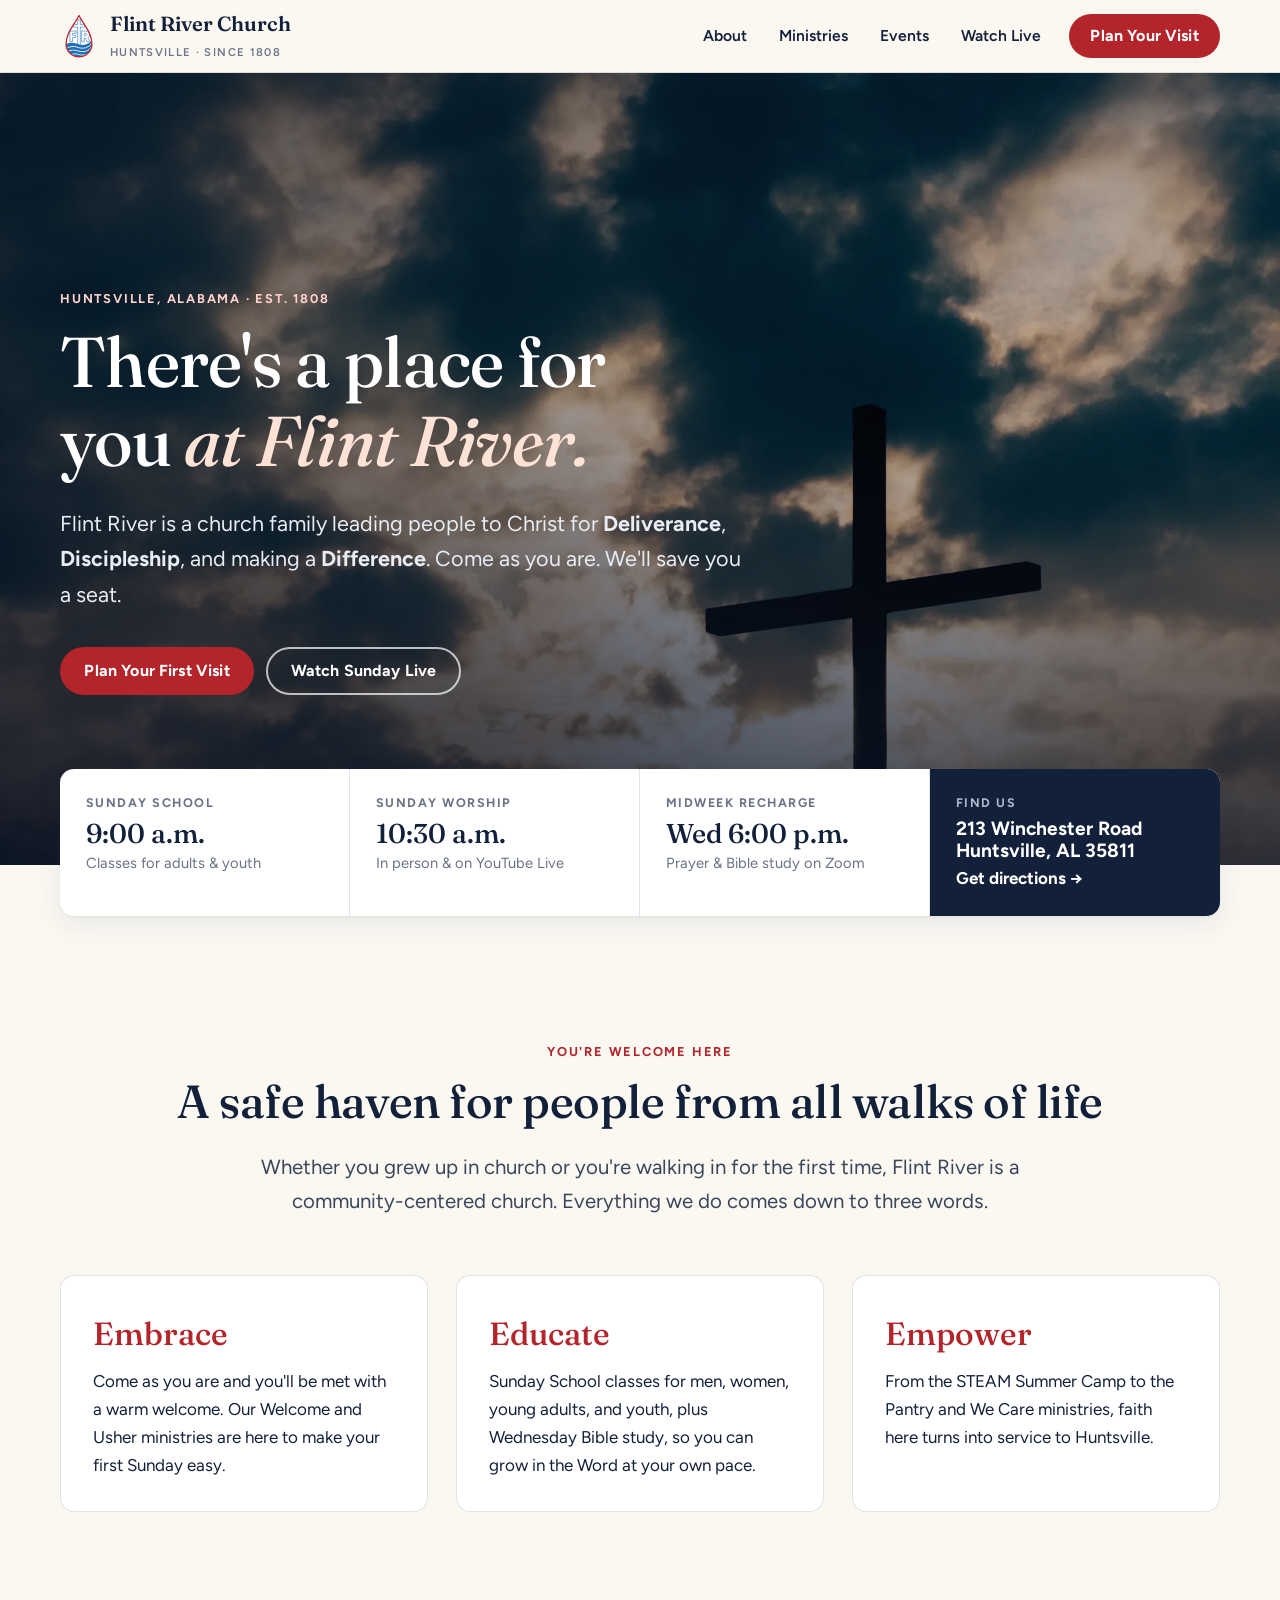
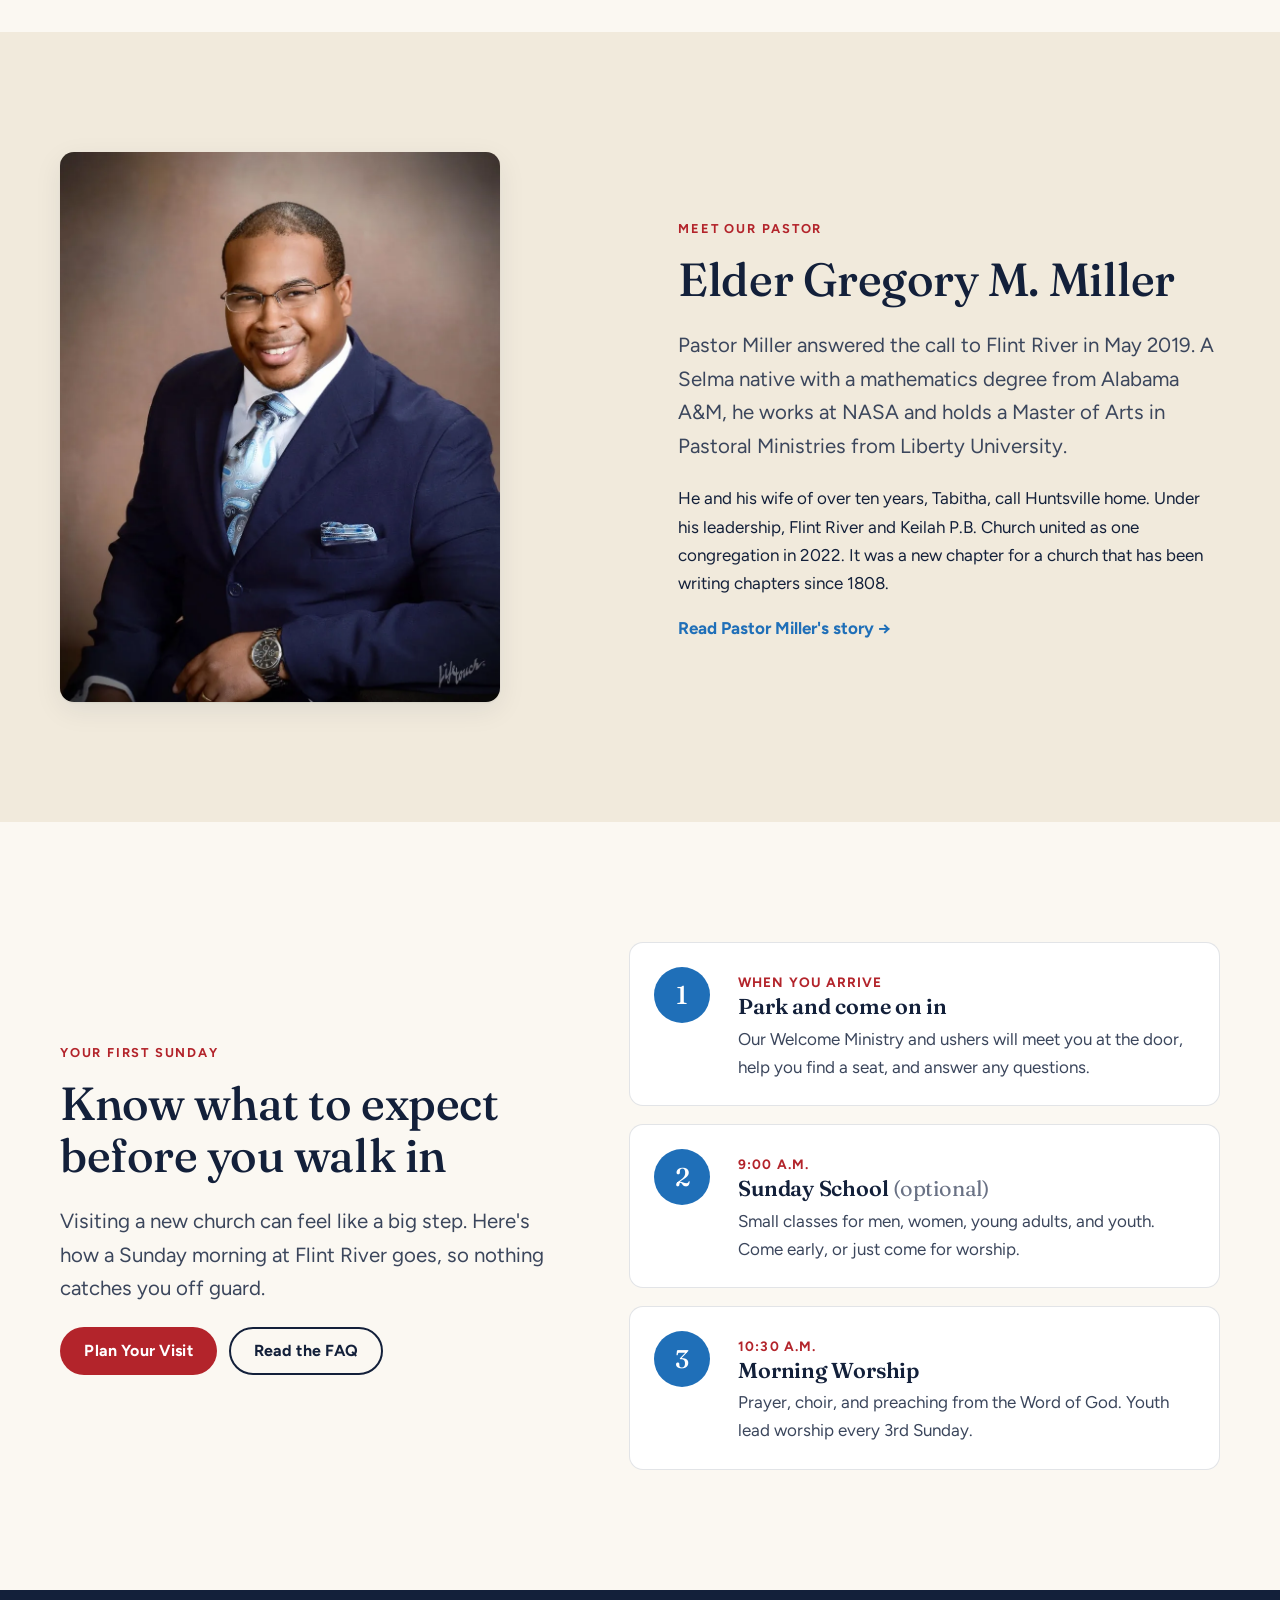
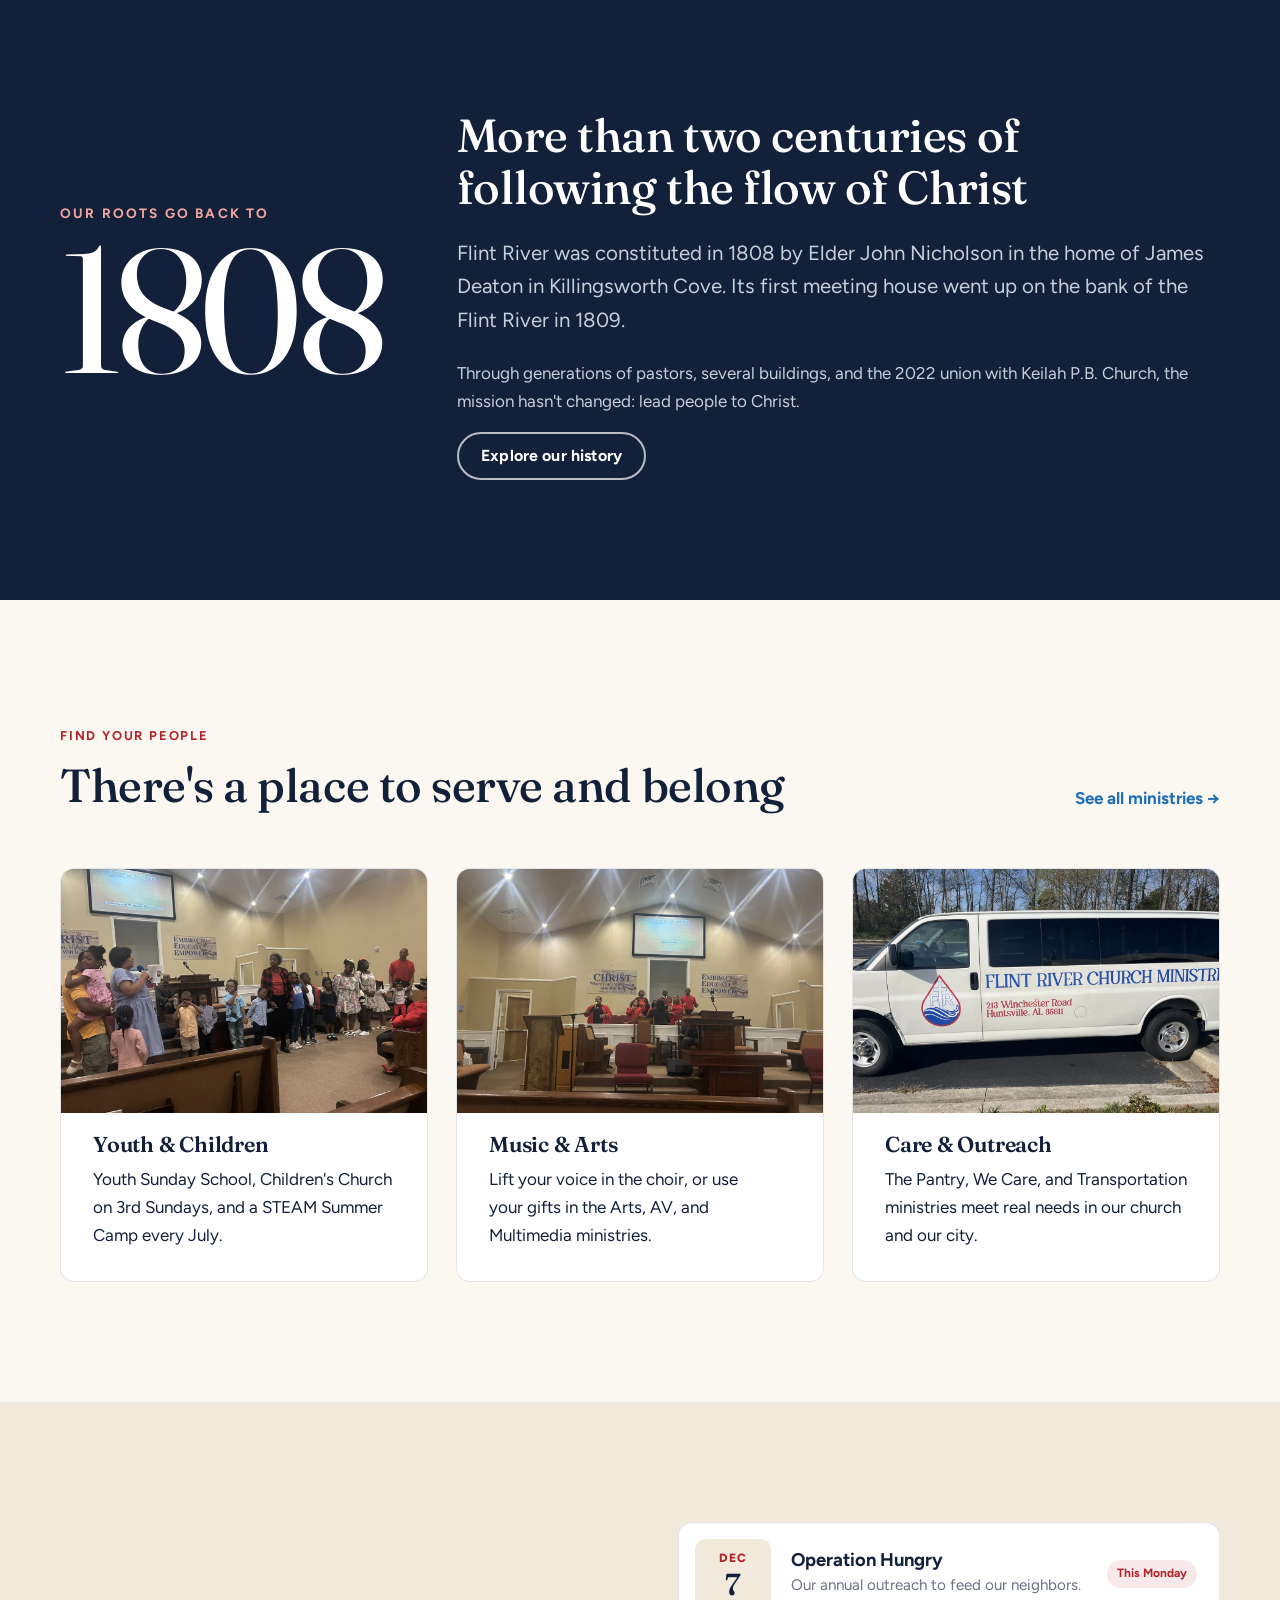
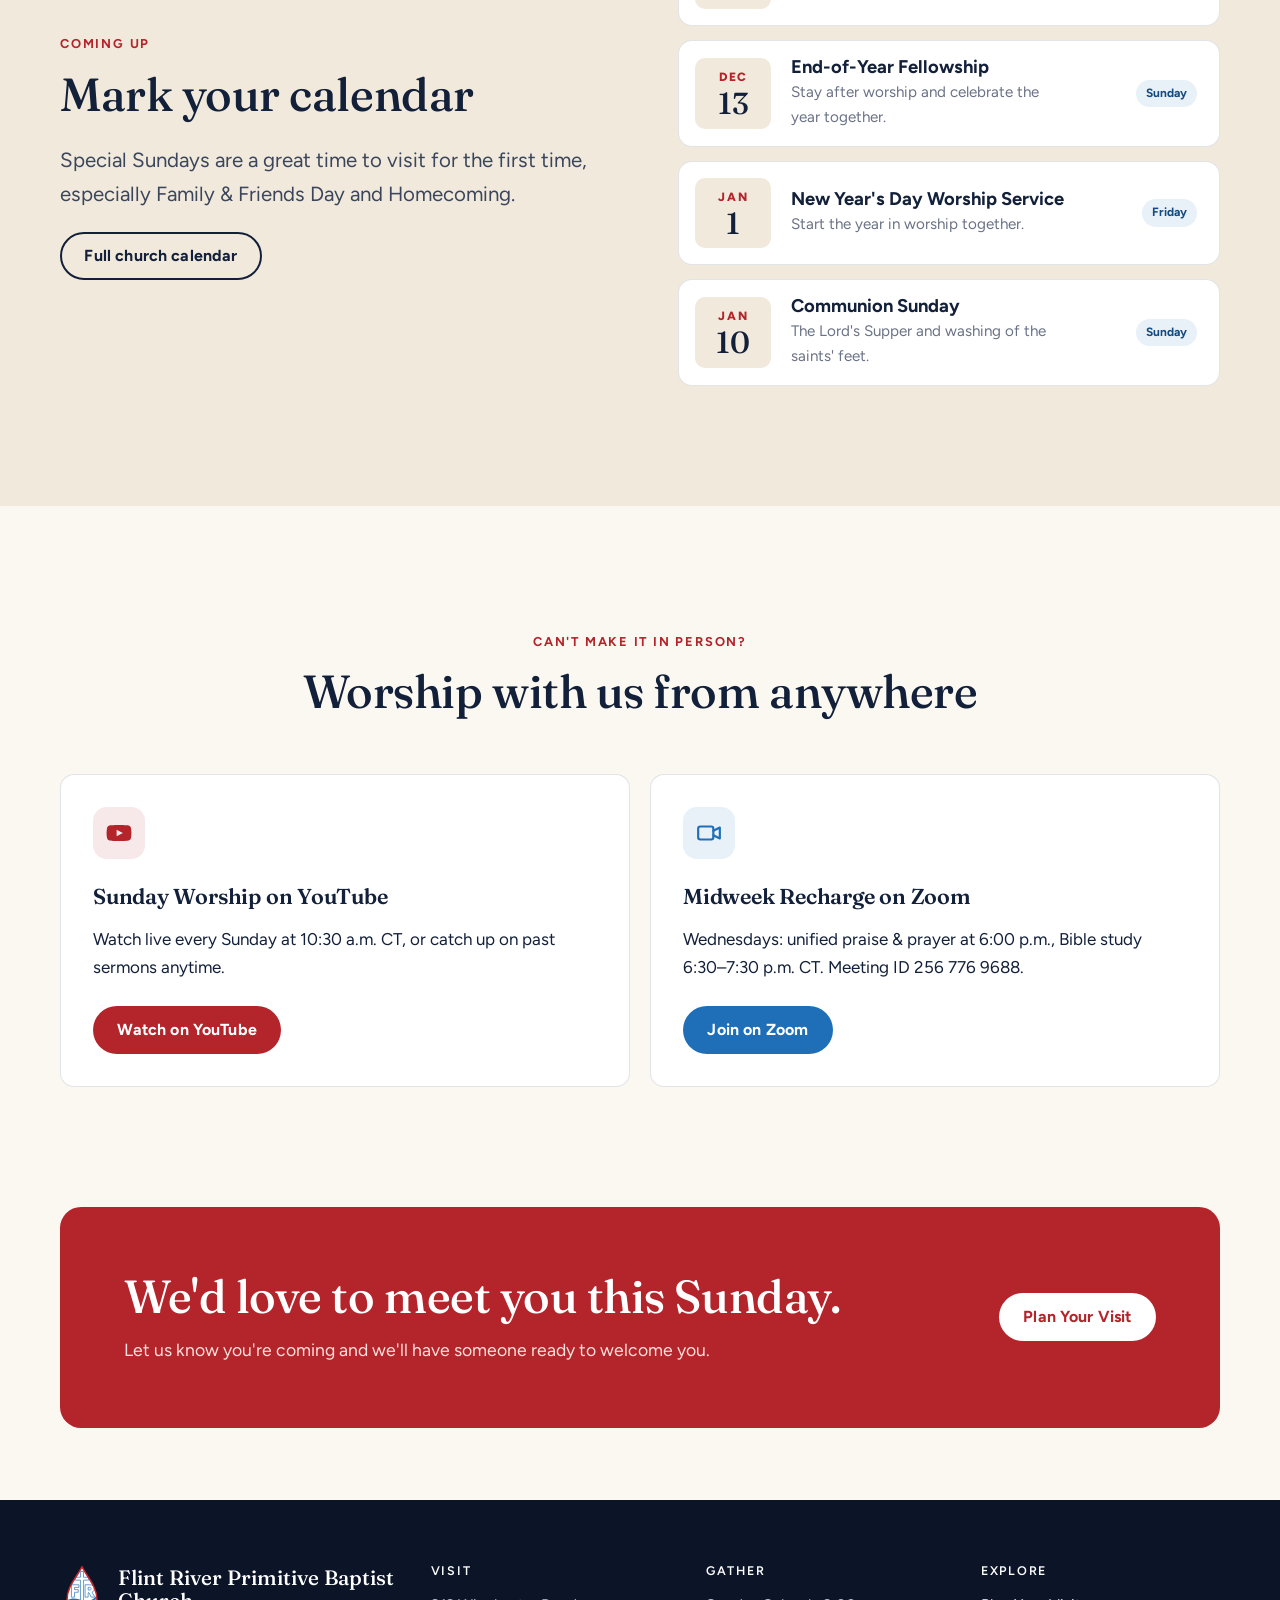
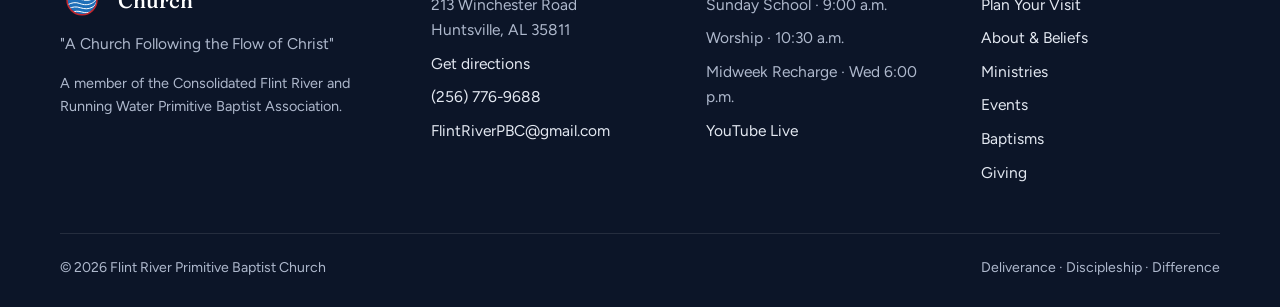
<file: index.html>
<!doctype html>
<html lang="en">
<head>
  <meta charset="utf-8">
  <meta name="viewport" content="width=device-width, initial-scale=1">
  <title>Flint River Church | Primitive Baptist Church in Huntsville, AL</title>
  <meta name="description" content="Flint River Primitive Baptist Church in Huntsville, Alabama — worshiping since 1808. Sunday School 9:00 a.m., Worship 10:30 a.m. at 213 Winchester Road. Plan your first visit.">
  <link rel="canonical" href="https://theflintriver.org/">
  <meta property="og:type" content="website">
  <meta property="og:site_name" content="Flint River Church">
  <meta property="og:title" content="Flint River Church | Primitive Baptist Church in Huntsville, AL">
  <meta property="og:description" content="Flint River Primitive Baptist Church in Huntsville, Alabama — worshiping since 1808. Sunday School 9:00 a.m., Worship 10:30 a.m. at 213 Winchester Road. Plan your first visit.">
  <meta property="og:url" content="https://theflintriver.org/">
  <meta property="og:image" content="https://theflintriver.org/assets/img/og.jpg">
  <meta name="twitter:card" content="summary_large_image">
  <meta name="theme-color" content="#13203a">
  <link rel="icon" href="assets/img/logo-mark.svg" type="image/svg+xml">
  <link rel="apple-touch-icon" href="assets/img/apple-touch-icon.png">
  <link rel="preconnect" href="https://fonts.googleapis.com">
  <link rel="preconnect" href="https://fonts.gstatic.com" crossorigin>
  <link href="https://fonts.googleapis.com/css2?family=Figtree:wght@400;500;600;700;800&family=Fraunces:ital,opsz,wght@0,9..144,400;0,9..144,500;0,9..144,600;1,9..144,400&display=swap" rel="stylesheet">
  <link rel="preload" as="image" href="assets/img/hero-cross.webp" type="image/webp">
  <link rel="stylesheet" href="css/style.css">
  <script type="application/ld+json">
  {
    "@context": "https://schema.org",
    "@type": "Church",
    "name": "Flint River Primitive Baptist Church",
    "alternateName": "Flint River Church",
    "url": "https://theflintriver.org/",
    "logo": "https://theflintriver.org/assets/img/logo-mark.svg",
    "image": "https://theflintriver.org/assets/img/og.jpg",
    "telephone": "+1-256-776-9688",
    "email": "FlintRiverPBC@gmail.com",
    "foundingDate": "1808",
    "address": {
      "@type": "PostalAddress",
      "streetAddress": "213 Winchester Road",
      "addressLocality": "Huntsville",
      "addressRegion": "AL",
      "postalCode": "35811",
      "addressCountry": "US"
    },
    "openingHoursSpecification": [
      { "@type": "OpeningHoursSpecification", "dayOfWeek": "Sunday", "opens": "09:00", "closes": "12:30" },
      { "@type": "OpeningHoursSpecification", "dayOfWeek": "Wednesday", "opens": "18:00", "closes": "19:30" }
    ],
    "sameAs": ["https://www.youtube.com/@flintriver"]
  }
  </script>
</head>
<body>
  <script>document.documentElement.className+=" js"</script>
  <a class="skip" href="#main">Skip to content</a>

  <header class="site-header">
    <div class="wrap header-inner">
      <a class="brand" href="index.html" aria-label="Flint River Church home">
        <img src="assets/img/logo-mark.svg" alt="" width="38" height="46">
        <span><span class="brand-name">Flint River Church</span><span class="brand-sub">Huntsville · Since 1808</span></span>
      </a>
      <button class="nav-toggle" aria-label="Menu" aria-expanded="false" aria-controls="nav"><span></span></button>
      <nav class="nav" id="nav" aria-label="Main">
        <a href="about.html">About</a>
        <a href="ministries.html">Ministries</a>
        <a href="events.html">Events</a>
        <a href="https://www.youtube.com/@flintriver/live" target="_blank" rel="noopener">Watch Live</a>
        <a class="btn btn--primary" href="visit.html">Plan Your Visit</a>
      </nav>
    </div>
  </header>

  

<main id="main">
    <section class="hero">
      <div class="hero-media">
        <picture>
          <source srcset="assets/img/hero-cross.webp" type="image/webp">
          <img src="assets/img/hero-cross.jpg" alt="" width="2000" height="1502" fetchpriority="high">
        </picture>
      </div>
      <div class="wrap">
        <span class="eyebrow">Huntsville, Alabama · Est. 1808</span>
        <h1>There's a place for you <em>at Flint River.</em></h1>
        <p>Flint River is a church family leading people to Christ for <strong>Deliverance</strong>, <strong>Discipleship</strong>, and making a <strong>Difference</strong>. Come as you are. We'll save you a seat.</p>
        <div class="btn-row">
          <a class="btn btn--primary" href="visit.html">Plan Your First Visit</a>
          <a class="btn btn--light" href="https://www.youtube.com/@flintriver/live" target="_blank" rel="noopener">Watch Sunday Live</a>
        </div>
      </div>
    </section>

    <section class="times" aria-label="Service times and location">
      <div class="wrap">
        <div class="times-card">
          <div class="times-item">
            <div class="times-label">Sunday School</div>
            <div class="times-value">9:00 a.m.</div>
            <div class="times-note">Classes for adults &amp; youth</div>
          </div>
          <div class="times-item">
            <div class="times-label">Sunday Worship</div>
            <div class="times-value">10:30 a.m.</div>
            <div class="times-note">In person &amp; on YouTube Live</div>
          </div>
          <div class="times-item">
            <div class="times-label">Midweek Recharge</div>
            <div class="times-value">Wed 6:00 p.m.</div>
            <div class="times-note">Prayer &amp; Bible study on Zoom</div>
          </div>
          <div class="times-item">
            <div class="times-label">Find Us</div>
            <div class="times-value">213 Winchester Road<br>Huntsville, AL 35811</div>
            <a class="link-arrow" href="https://maps.google.com/?q=213+Winchester+Road+Huntsville+AL+35811" target="_blank" rel="noopener">Get directions</a>
          </div>
        </div>
      </div>
    </section>

    <section class="section">
      <div class="wrap">
        <div class="section-head center reveal">
          <span class="eyebrow">You're welcome here</span>
          <h2>A safe haven for people from all walks of life</h2>
          <p class="lede">Whether you grew up in church or you're walking in for the first time, Flint River is a community-centered church. Everything we do comes down to three words.</p>
        </div>
        <div class="grid grid-3 pillars">
          <div class="card reveal">
            <div class="pillar-word">Embrace</div>
            <p>Come as you are and you'll be met with a warm welcome. Our Welcome and Usher ministries are here to make your first Sunday easy.</p>
          </div>
          <div class="card reveal">
            <div class="pillar-word">Educate</div>
            <p>Sunday School classes for men, women, young adults, and youth, plus Wednesday Bible study, so you can grow in the Word at your own pace.</p>
          </div>
          <div class="card reveal">
            <div class="pillar-word">Empower</div>
            <p>From the STEAM Summer Camp to the Pantry and We Care ministries, faith here turns into service to Huntsville.</p>
          </div>
        </div>
      </div>
    </section>

    <section class="section section--sand">
      <div class="wrap split">
        <div class="reveal">
          <div class="photo photo--portrait">
            <picture>
              <source srcset="assets/img/pastor-miller.webp" type="image/webp">
              <img src="assets/img/pastor-miller.jpg" alt="Pastor Gregory M. Miller" width="900" height="1125" loading="lazy">
            </picture>
          </div>
        </div>
        <div class="reveal">
          <span class="eyebrow">Meet our pastor</span>
          <h2>Elder Gregory M. Miller</h2>
          <p class="lede">Pastor Miller answered the call to Flint River in May 2019. A Selma native with a mathematics degree from Alabama A&amp;M, he works at NASA and holds a Master of Arts in Pastoral Ministries from Liberty University.</p>
          <p>He and his wife of over ten years, Tabitha, call Huntsville home. Under his leadership, Flint River and Keilah P.B. Church united as one congregation in 2022. It was a new chapter for a church that has been writing chapters since 1808.</p>
          <a class="link-arrow" href="about.html#pastor">Read Pastor Miller's story</a>
        </div>
      </div>
    </section>

    <section class="section">
      <div class="wrap split split--wide-text">
        <div class="reveal">
          <span class="eyebrow">Your first Sunday</span>
          <h2>Know what to expect before you walk in</h2>
          <p class="lede">Visiting a new church can feel like a big step. Here's how a Sunday morning at Flint River goes, so nothing catches you off guard.</p>
          <div class="btn-row">
            <a class="btn btn--primary" href="visit.html">Plan Your Visit</a>
            <a class="btn btn--ghost" href="visit.html#faq">Read the FAQ</a>
          </div>
        </div>
        <div class="steps reveal">
          <div class="step">
            <div><span class="step-time">When you arrive</span><h3>Park and come on in</h3><p>Our Welcome Ministry and ushers will meet you at the door, help you find a seat, and answer any questions.</p></div>
          </div>
          <div class="step">
            <div><span class="step-time">9:00 a.m.</span><h3>Sunday School <span style="font-weight:400;color:var(--muted)">(optional)</span></h3><p>Small classes for men, women, young adults, and youth. Come early, or just come for worship.</p></div>
          </div>
          <div class="step">
            <div><span class="step-time">10:30 a.m.</span><h3>Morning Worship</h3><p>Prayer, choir, and preaching from the Word of God. Youth lead worship every 3rd Sunday.</p></div>
          </div>
        </div>
      </div>
    </section>

    <section class="section section--ink">
      <div class="wrap since">
        <div class="since-year reveal"><small>Our roots go back to</small>1808</div>
        <div class="reveal">
          <h2>More than two centuries of following the flow of Christ</h2>
          <p class="lede">Flint River was constituted in 1808 by Elder John Nicholson in the home of James Deaton in Killingsworth Cove. Its first meeting house went up on the bank of the Flint River in 1809.</p>
          <p style="color:#c7cfdd">Through generations of pastors, several buildings, and the 2022 union with Keilah P.B. Church, the mission hasn't changed: lead people to Christ.</p>
          <a class="btn btn--light" href="about.html#history">Explore our history</a>
        </div>
      </div>
    </section>

    <section class="section">
      <div class="wrap">
        <div class="section-head reveal" style="display:flex;flex-wrap:wrap;justify-content:space-between;align-items:end;gap:20px">
          <div>
            <span class="eyebrow">Find your people</span>
            <h2 style="margin:0">There's a place to serve and belong</h2>
          </div>
          <a class="link-arrow" href="ministries.html">See all ministries</a>
        </div>
        <div class="grid grid-3">
          <a class="card card--photo reveal" href="ministries.html#youth" style="text-decoration:none;color:inherit">
            <div class="card-photo"><picture><source srcset="assets/img/children-worship.webp" type="image/webp"><img src="assets/img/children-worship.jpg" alt="Children standing at the front of the sanctuary during worship" width="1200" height="900" loading="lazy"></picture></div>
            <h3>Youth &amp; Children</h3>
            <p>Youth Sunday School, Children's Church on 3rd Sundays, and a STEAM Summer Camp every July.</p>
          </a>
          <a class="card card--photo reveal" href="ministries.html#worship" style="text-decoration:none;color:inherit">
            <div class="card-photo"><picture><source srcset="assets/img/choir-worship.webp" type="image/webp"><img src="assets/img/choir-worship.jpg" alt="The choir, dressed in red, singing at the front of the sanctuary" width="1200" height="900" loading="lazy"></picture></div>
            <h3>Music &amp; Arts</h3>
            <p>Lift your voice in the choir, or use your gifts in the Arts, AV, and Multimedia ministries.</p>
          </a>
          <a class="card card--photo reveal" href="ministries.html#care" style="text-decoration:none;color:inherit">
            <div class="card-photo"><picture><source srcset="assets/img/church-van.webp" type="image/webp"><img src="assets/img/church-van.jpg" alt="White Flint River Church Ministries van with the church logo and address" width="1200" height="900" loading="lazy"></picture></div>
            <h3>Care &amp; Outreach</h3>
            <p>The Pantry, We Care, and Transportation ministries meet real needs in our church and our city.</p>
          </a>
        </div>
      </div>
    </section>

    <section class="section section--sand">
      <div class="wrap split">
        <div class="reveal">
          <span class="eyebrow">Coming up</span>
          <h2>Mark your calendar</h2>
          <p class="lede">Special Sundays are a great time to visit for the first time, especially Family &amp; Friends Day and Homecoming.</p>
          <a class="btn btn--ghost" href="events.html">Full church calendar</a>
        </div>
        <div class="events reveal" data-events="4">
          <noscript><p>See our <a href="events.html">events page</a> for the church calendar.</p></noscript>
        </div>
      </div>
    </section>

    <section class="section">
      <div class="wrap">
        <div class="section-head center reveal">
          <span class="eyebrow">Can't make it in person?</span>
          <h2>Worship with us from anywhere</h2>
        </div>
        <div class="online reveal">
          <div class="card">
            <div class="icon icon--crimson"><svg viewBox="0 0 24 24" fill="currentColor"><path d="M23 7.2a3 3 0 0 0-2.1-2.1C19 4.6 12 4.6 12 4.6s-7 0-8.9.5A3 3 0 0 0 1 7.2 31 31 0 0 0 .5 12a31 31 0 0 0 .5 4.8 3 3 0 0 0 2.1 2.1c1.9.5 8.9.5 8.9.5s7 0 8.9-.5a3 3 0 0 0 2.1-2.1 31 31 0 0 0 .5-4.8 31 31 0 0 0-.5-4.8zM9.8 15.1V8.9l5.8 3.1-5.8 3.1z"/></svg></div>
            <h3>Sunday Worship on YouTube</h3>
            <p>Watch live every Sunday at 10:30 a.m. CT, or catch up on past sermons anytime.</p>
            <a class="btn btn--primary" href="https://www.youtube.com/@flintriver/live" target="_blank" rel="noopener">Watch on YouTube</a>
          </div>
          <div class="card">
            <div class="icon"><svg viewBox="0 0 24 24" fill="none" stroke="currentColor" stroke-width="2" stroke-linecap="round" stroke-linejoin="round"><rect x="2" y="6" width="14" height="12" rx="2"/><path d="m16 10 6-3v10l-6-3"/></svg></div>
            <h3>Midweek Recharge on Zoom</h3>
            <p>Wednesdays: unified praise &amp; prayer at 6:00 p.m., Bible study 6:30–7:30 p.m. CT. Meeting ID 256 776 9688.</p>
            <a class="btn btn--river" href="https://us02web.zoom.us/j/2567769688" target="_blank" rel="noopener">Join on Zoom</a>
          </div>
        </div>
      </div>
    </section>

    <section class="section--tight" style="padding-top:0">
      <div class="wrap">
        <div class="cta-band reveal">
          <div>
            <h2>We'd love to meet you this Sunday.</h2>
            <p>Let us know you're coming and we'll have someone ready to welcome you.</p>
          </div>
          <a class="btn" href="visit.html#plan">Plan Your Visit</a>
        </div>
      </div>
    </section>
  </main>

  <footer class="site-footer">
    <div class="wrap">
      <div class="footer-grid">
        <div>
          <div class="footer-brand"><img src="assets/img/logo-mark.svg" alt="" width="44" height="53"><strong>Flint River Primitive Baptist Church</strong></div>
          <p>"A Church Following the Flow of Christ"</p>
          <p style="font-size:.9rem">A member of the Consolidated Flint River and Running Water Primitive Baptist Association.</p>
        </div>
        <div>
          <h4>Visit</h4>
          <ul>
            <li>213 Winchester Road<br>Huntsville, AL 35811</li>
            <li><a href="https://maps.google.com/?q=213+Winchester+Road+Huntsville+AL+35811" target="_blank" rel="noopener">Get directions</a></li>
            <li><a href="tel:+12567769688">(256) 776-9688</a></li>
            <li><a href="mailto:FlintRiverPBC@gmail.com">FlintRiverPBC@gmail.com</a></li>
          </ul>
        </div>
        <div>
          <h4>Gather</h4>
          <ul>
            <li>Sunday School · 9:00 a.m.</li>
            <li>Worship · 10:30 a.m.</li>
            <li>Midweek Recharge · Wed 6:00 p.m.</li>
            <li><a href="https://www.youtube.com/@flintriver/live" target="_blank" rel="noopener">YouTube Live</a></li>
          </ul>
        </div>
        <div>
          <h4>Explore</h4>
          <ul>
            <li><a href="visit.html">Plan Your Visit</a></li>
            <li><a href="about.html">About &amp; Beliefs</a></li>
            <li><a href="ministries.html">Ministries</a></li>
            <li><a href="events.html">Events</a></li>
            <li><a href="baptisms.html">Baptisms</a></li>
            <li><a href="visit.html#give">Giving</a></li>
          </ul>
        </div>
      </div>
      <div class="footer-bottom">
        <span>© <span data-year>2026</span> Flint River Primitive Baptist Church</span>
        <span>Deliverance · Discipleship · Difference</span>
      </div>
    </div>
  </footer>

  <div class="mobile-cta">
    <a class="btn btn--ghost" href="https://maps.google.com/?q=213+Winchester+Road+Huntsville+AL+35811" target="_blank" rel="noopener">Directions</a>
    <a class="btn btn--primary" href="visit.html">Plan a Visit</a>
  </div>

  <script src="js/main.js" defer></script>
</body>
</html>
</file>
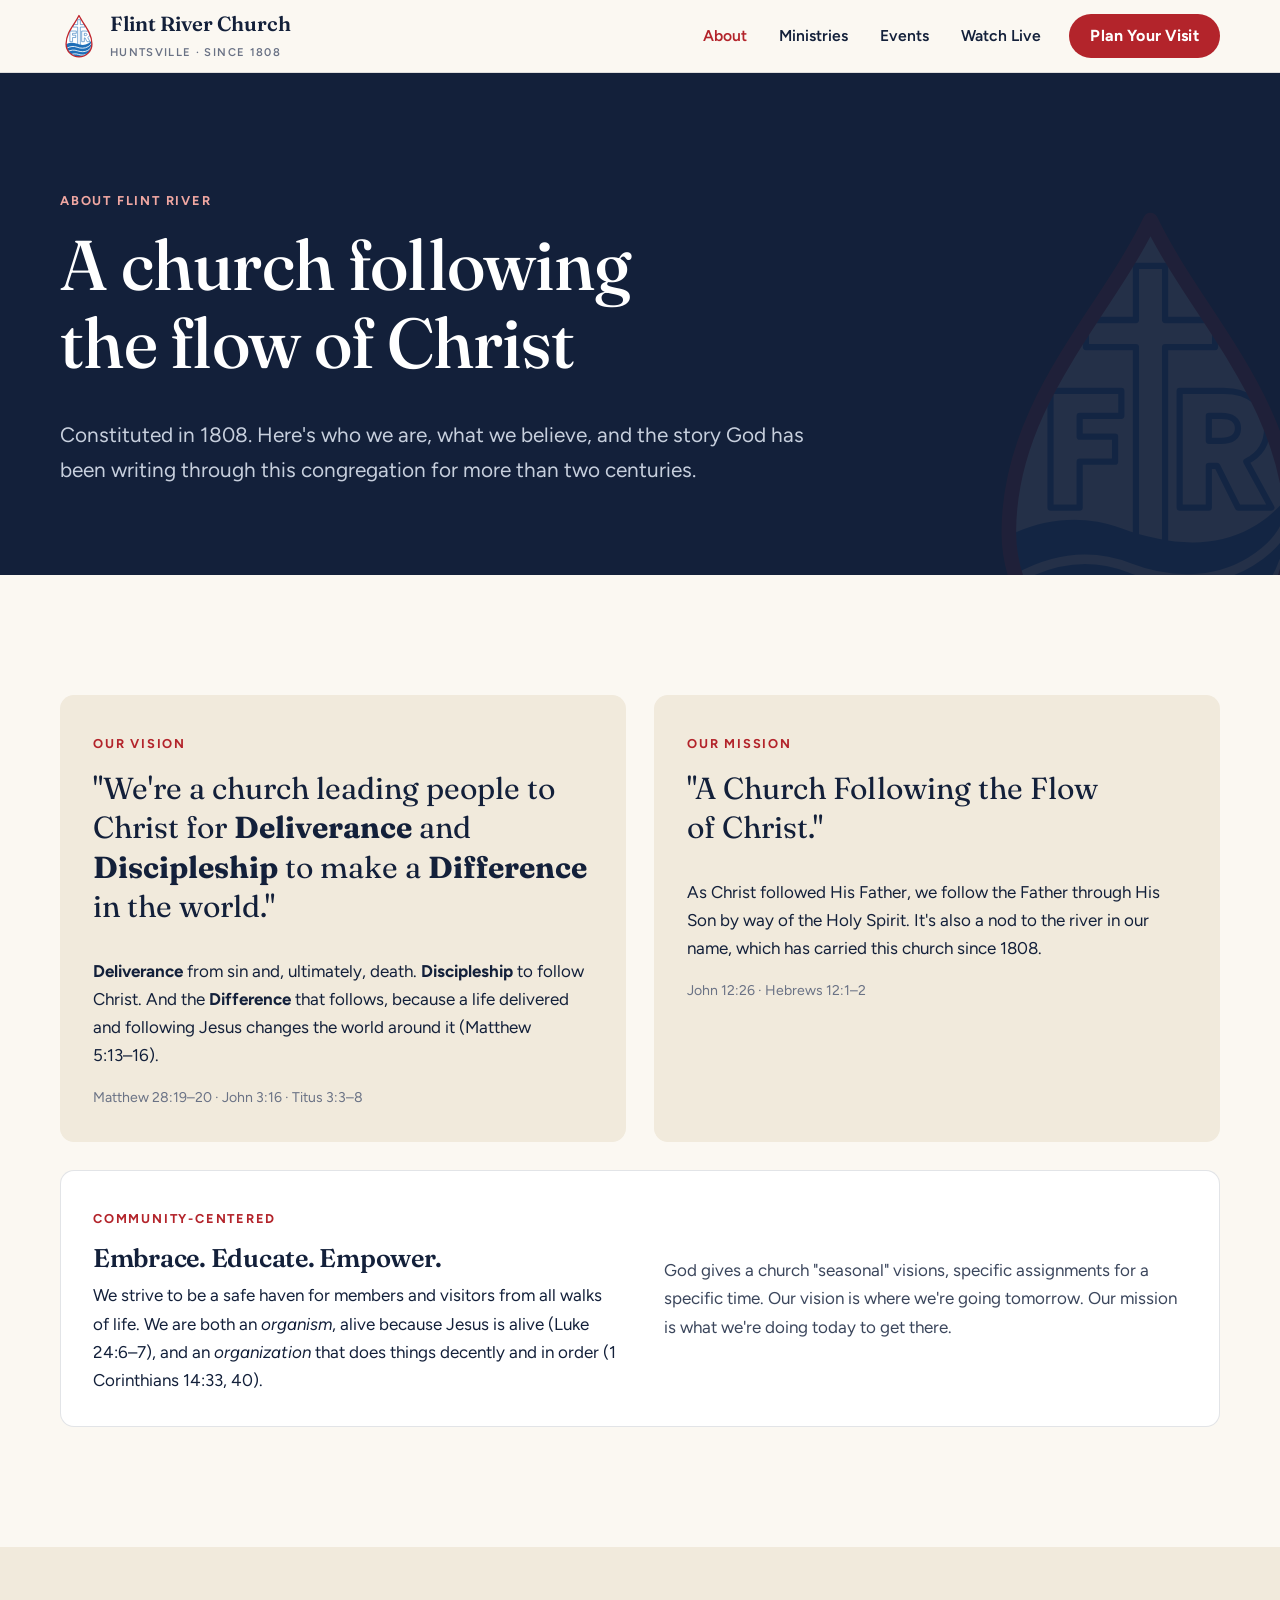
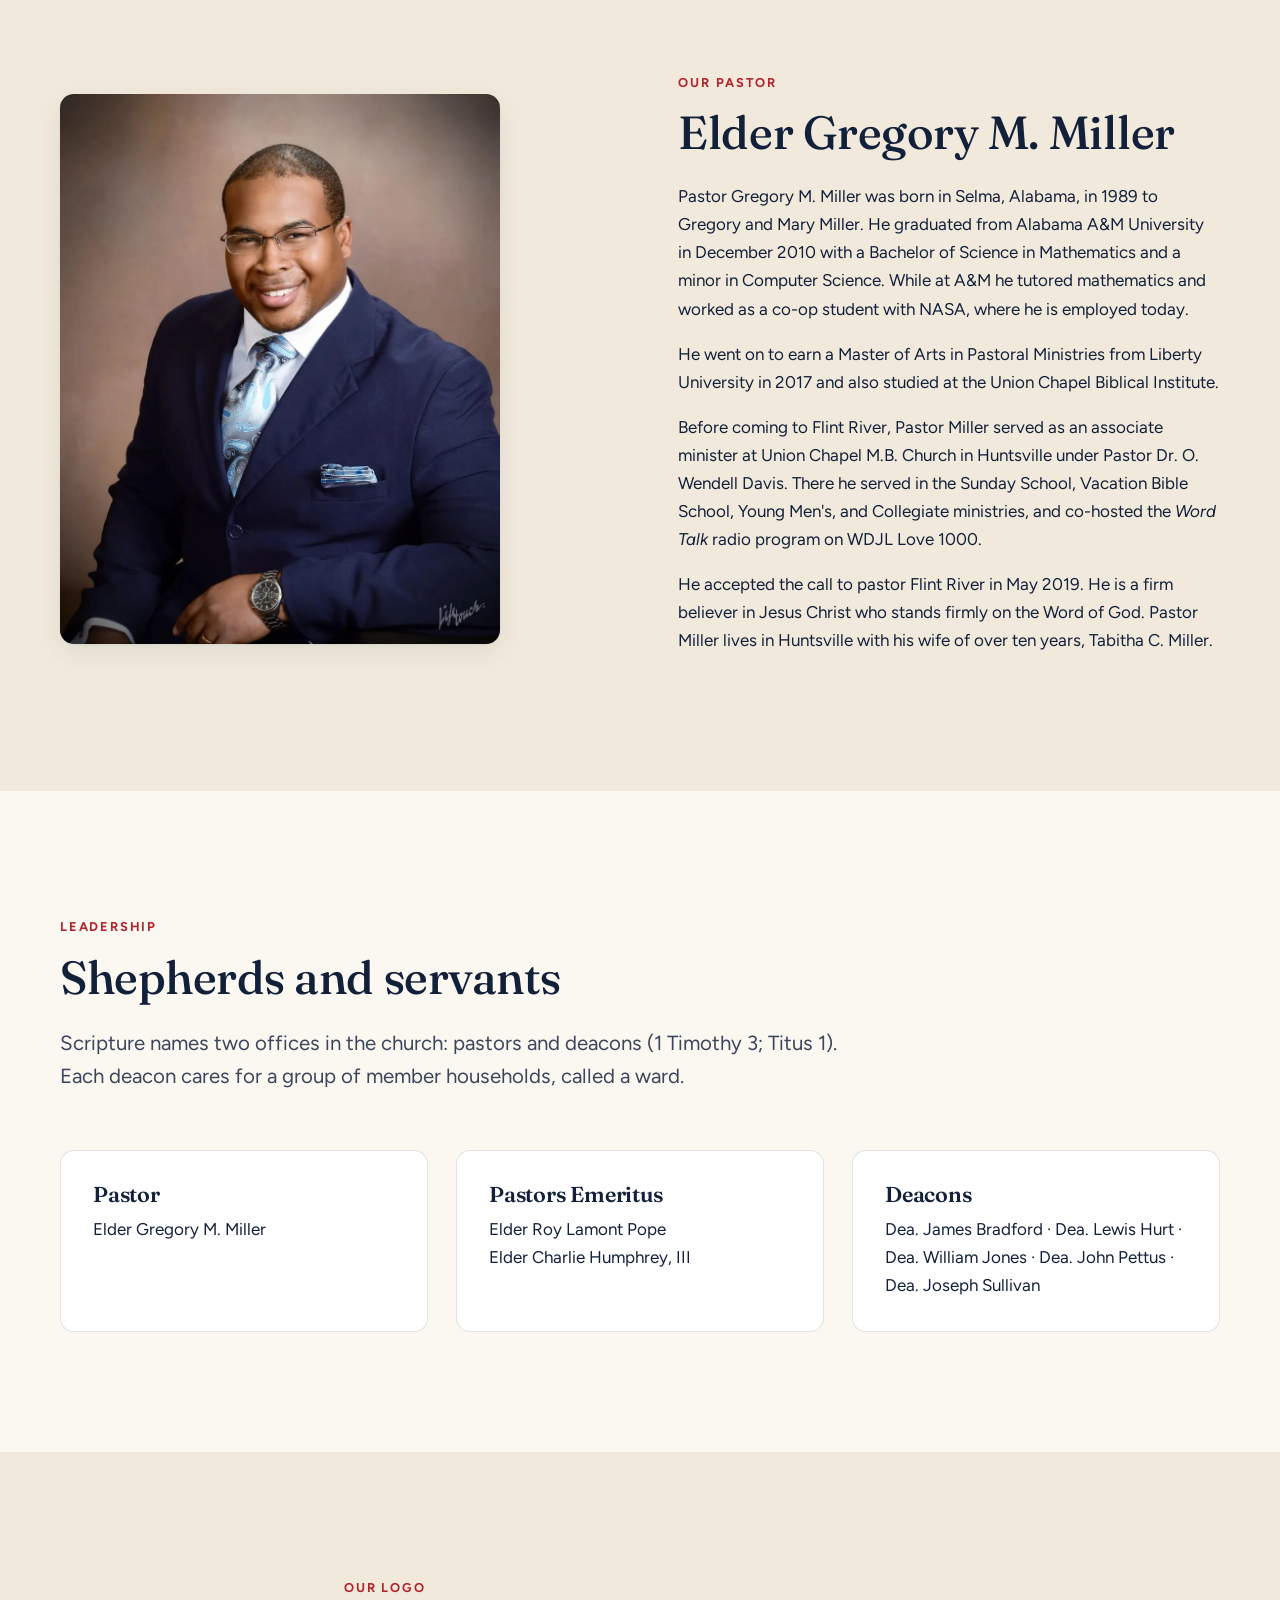
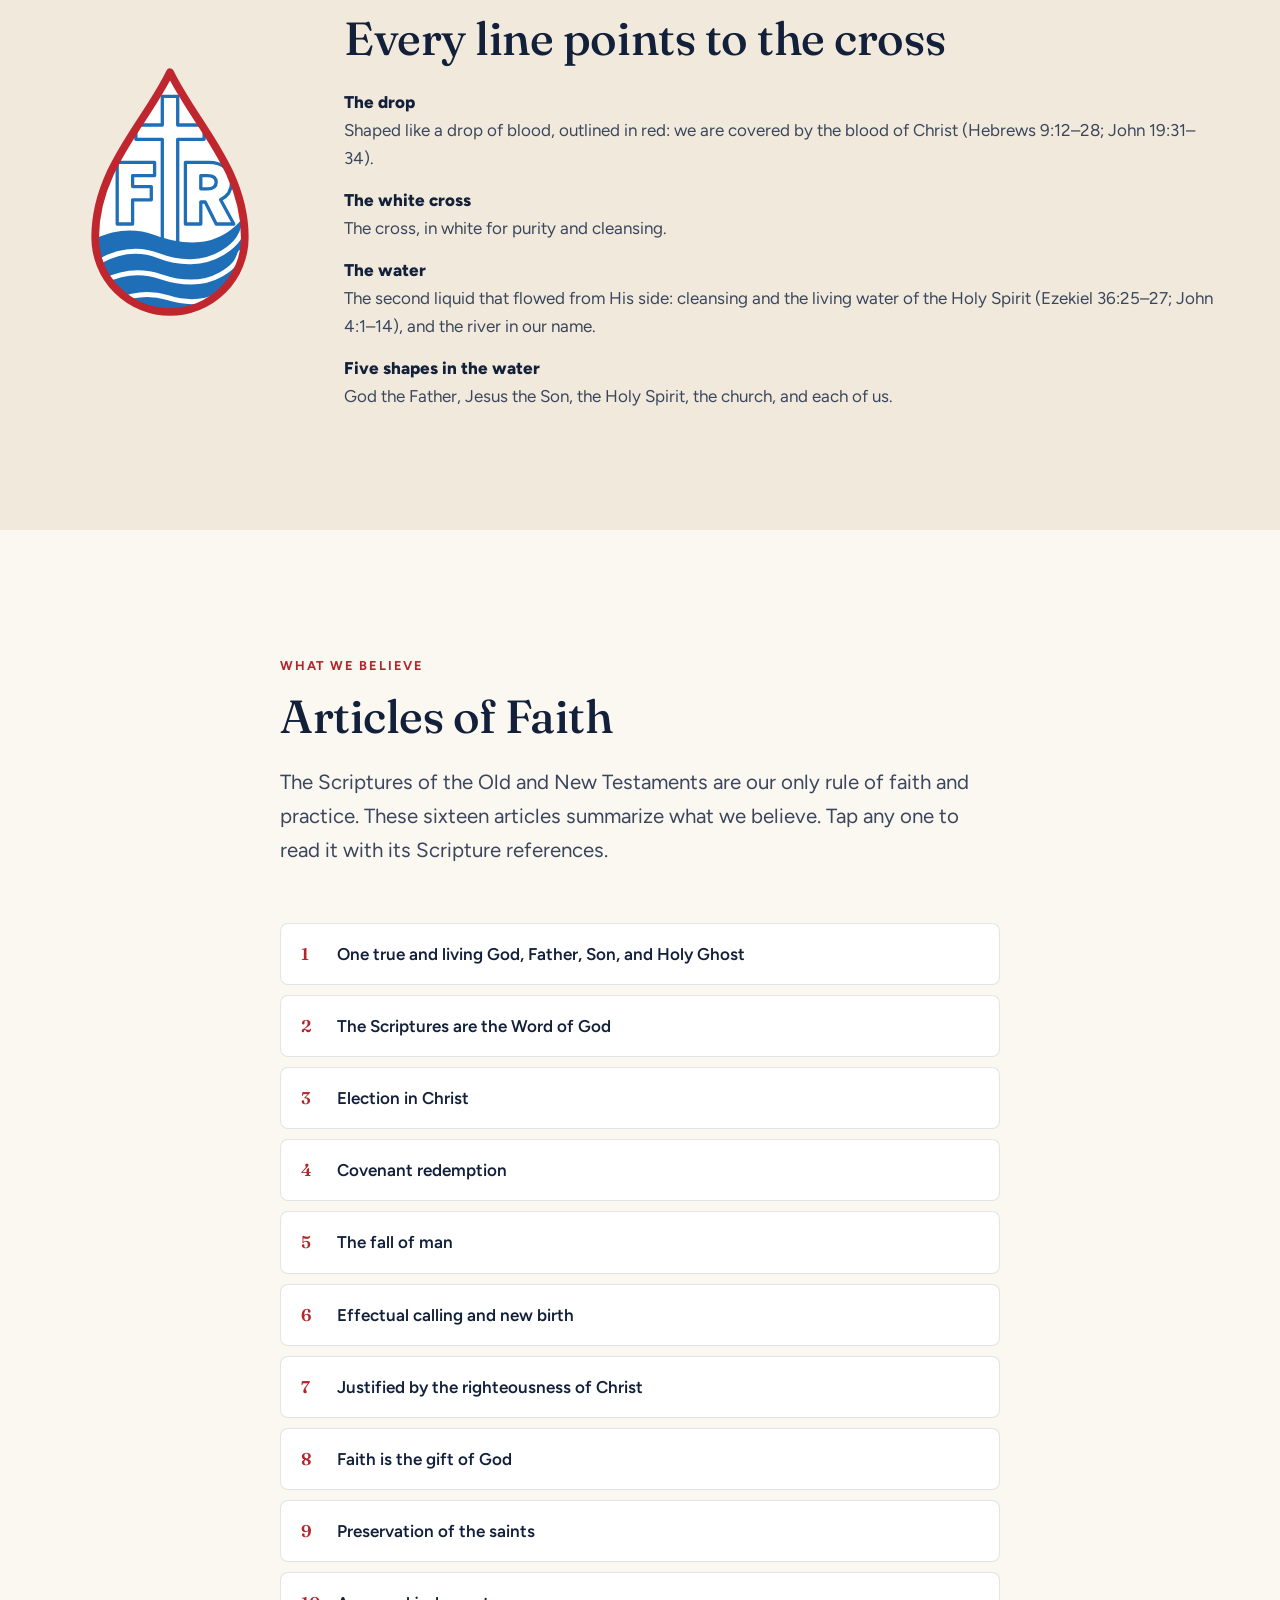
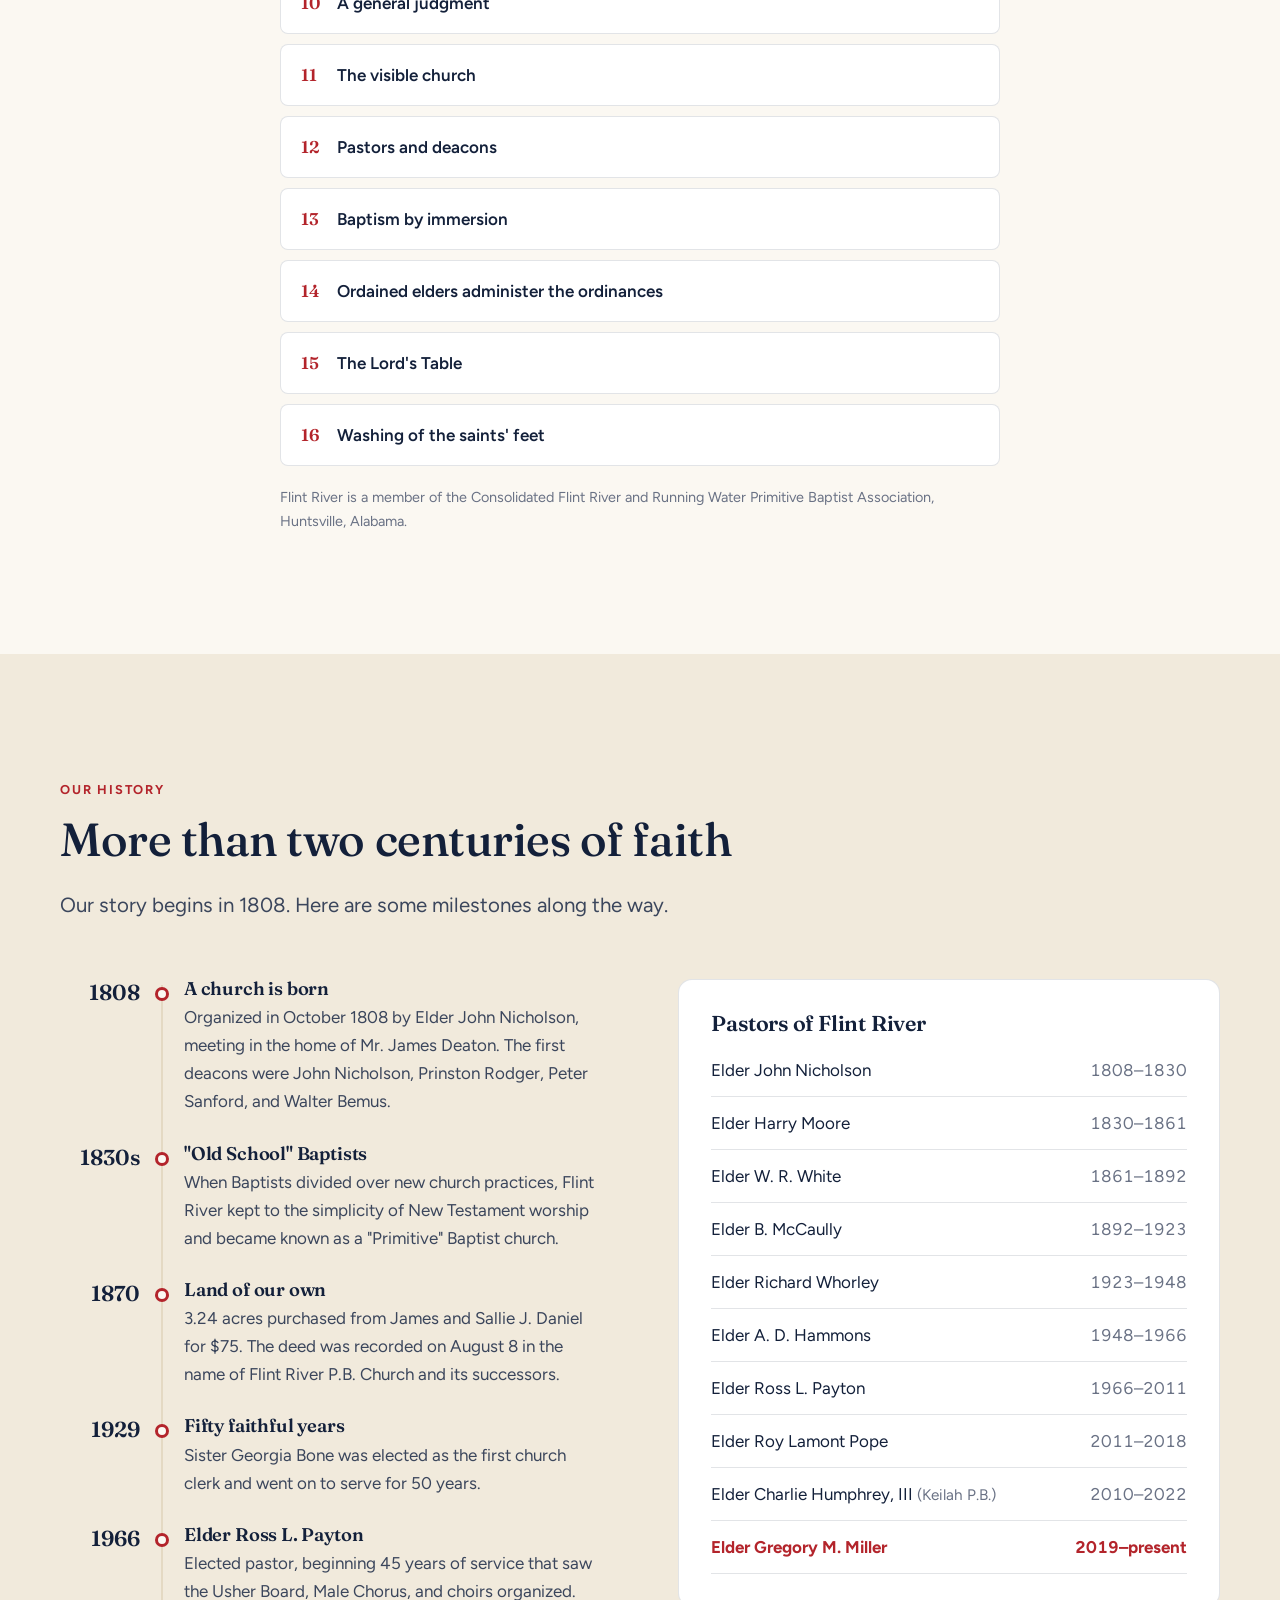
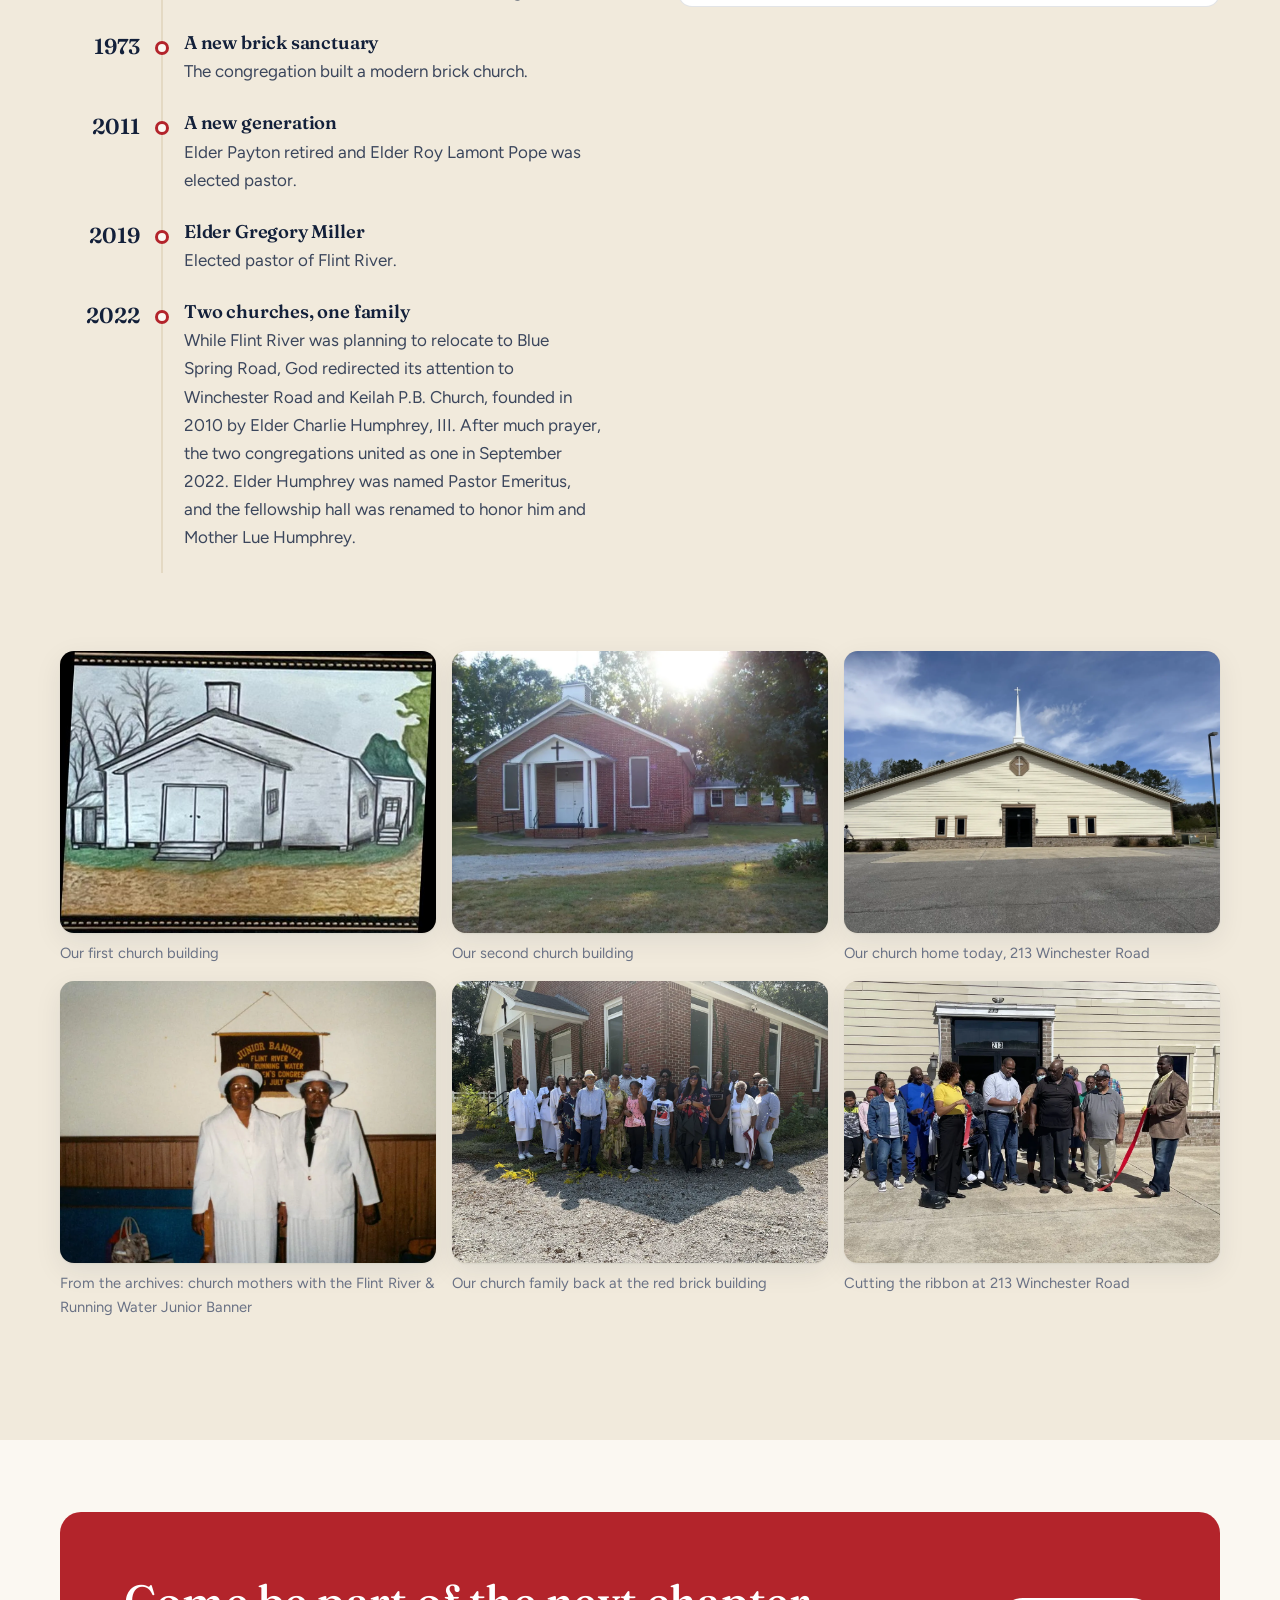
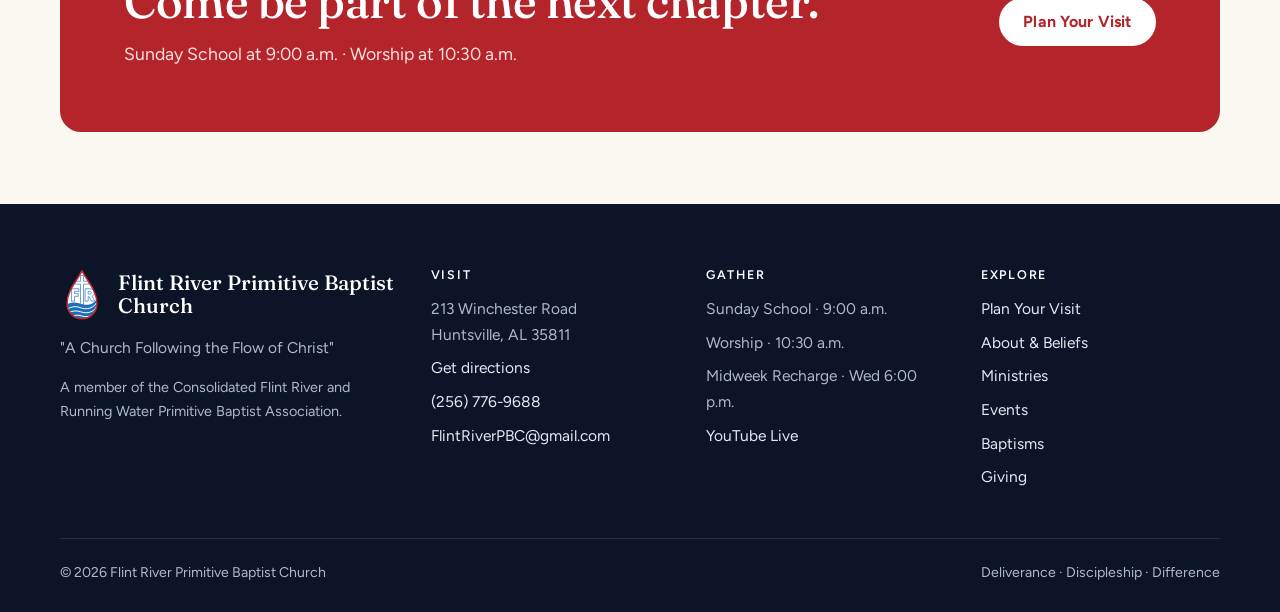
<file: about.html>
<!doctype html>
<html lang="en">
<head>
  <meta charset="utf-8">
  <meta name="viewport" content="width=device-width, initial-scale=1">
  <title>About Us & What We Believe | Flint River Church</title>
  <meta name="description" content="Flint River Primitive Baptist Church: our vision, mission, beliefs, pastor, and history since the church was constituted in 1808.">
  <link rel="canonical" href="https://theflintriver.org/about">
  <meta property="og:type" content="website">
  <meta property="og:site_name" content="Flint River Church">
  <meta property="og:title" content="About Us & What We Believe | Flint River Church">
  <meta property="og:description" content="Flint River Primitive Baptist Church: our vision, mission, beliefs, pastor, and history since the church was constituted in 1808.">
  <meta property="og:url" content="https://theflintriver.org/about">
  <meta property="og:image" content="https://theflintriver.org/assets/img/og.jpg">
  <meta name="twitter:card" content="summary_large_image">
  <meta name="theme-color" content="#13203a">
  <link rel="icon" href="assets/img/logo-mark.svg" type="image/svg+xml">
  <link rel="apple-touch-icon" href="assets/img/apple-touch-icon.png">
  <link rel="preconnect" href="https://fonts.googleapis.com">
  <link rel="preconnect" href="https://fonts.gstatic.com" crossorigin>
  <link href="https://fonts.googleapis.com/css2?family=Figtree:wght@400;500;600;700;800&family=Fraunces:ital,opsz,wght@0,9..144,400;0,9..144,500;0,9..144,600;1,9..144,400&display=swap" rel="stylesheet">
  <link rel="stylesheet" href="css/style.css">
</head>
<body>
  <script>document.documentElement.className+=" js"</script>
  <a class="skip" href="#main">Skip to content</a>

  <header class="site-header">
    <div class="wrap header-inner">
      <a class="brand" href="index.html" aria-label="Flint River Church home">
        <img src="assets/img/logo-mark.svg" alt="" width="38" height="46">
        <span><span class="brand-name">Flint River Church</span><span class="brand-sub">Huntsville · Since 1808</span></span>
      </a>
      <button class="nav-toggle" aria-label="Menu" aria-expanded="false" aria-controls="nav"><span></span></button>
      <nav class="nav" id="nav" aria-label="Main">
        <a href="about.html" aria-current="page">About</a>
        <a href="ministries.html">Ministries</a>
        <a href="events.html">Events</a>
        <a href="https://www.youtube.com/@flintriver/live" target="_blank" rel="noopener">Watch Live</a>
        <a class="btn btn--primary" href="visit.html">Plan Your Visit</a>
      </nav>
    </div>
  </header>

  

<main id="main">
    <section class="page-hero">
      <div class="wrap">
        <span class="eyebrow">About Flint River</span>
        <h1>A church following the flow of Christ</h1>
        <p>Constituted in 1808. Here's who we are, what we believe, and the story God has been writing through this congregation for more than two centuries.</p>
      </div>
    </section>

    <section class="section">
      <div class="wrap">
        <div class="grid grid-2">
          <div class="card card--sand reveal">
            <span class="eyebrow">Our vision</span>
            <p class="quote" style="border:0;padding:0">"We're a church leading people to Christ for <strong>Deliverance</strong> and <strong>Discipleship</strong> to make a <strong>Difference</strong> in the world."</p>
            <p><strong>Deliverance</strong> from sin and, ultimately, death. <strong>Discipleship</strong> to follow Christ. And the <strong>Difference</strong> that follows, because a life delivered and following Jesus changes the world around it (Matthew 5:13–16).</p>
            <p class="refs">Matthew 28:19–20 · John 3:16 · Titus 3:3–8</p>
          </div>
          <div class="card card--sand reveal">
            <span class="eyebrow">Our mission</span>
            <p class="quote" style="border:0;padding:0">"A Church Following the Flow of Christ."</p>
            <p>As Christ followed His Father, we follow the Father through His Son by way of the Holy Spirit. It's also a nod to the river in our name, which has carried this church since 1808.</p>
            <p class="refs">John 12:26 · Hebrews 12:1–2</p>
          </div>
        </div>
        <div class="card reveal" style="margin-top:clamp(18px,2.4vw,28px)">
          <div class="split" style="gap:clamp(20px,4vw,48px)">
            <div>
              <span class="eyebrow">Community-centered</span>
              <h3 style="font-size:1.6rem">Embrace. Educate. Empower.</h3>
              <p style="margin:0">We strive to be a safe haven for members and visitors from all walks of life. We are both an <em>organism</em>, alive because Jesus is alive (Luke 24:6–7), and an <em>organization</em> that does things decently and in order (1 Corinthians 14:33, 40).</p>
            </div>
            <div>
              <p style="margin:0;color:var(--ink-soft)">God gives a church "seasonal" visions, specific assignments for a specific time. Our vision is where we're going tomorrow. Our mission is what we're doing today to get there.</p>
            </div>
          </div>
        </div>
      </div>
    </section>

    <section class="section section--sand" id="pastor">
      <div class="wrap split">
        <div class="reveal">
          <div class="photo photo--portrait">
            <picture>
              <source srcset="assets/img/pastor-miller.webp" type="image/webp">
              <img src="assets/img/pastor-miller.jpg" alt="Pastor Gregory M. Miller" width="900" height="1125" loading="lazy">
            </picture>
          </div>
        </div>
        <div class="reveal">
          <span class="eyebrow">Our pastor</span>
          <h2>Elder Gregory M. Miller</h2>
          <p>Pastor Gregory M. Miller was born in Selma, Alabama, in 1989 to Gregory and Mary Miller. He graduated from Alabama A&amp;M University in December 2010 with a Bachelor of Science in Mathematics and a minor in Computer Science. While at A&amp;M he tutored mathematics and worked as a co-op student with NASA, where he is employed today.</p>
          <p>He went on to earn a Master of Arts in Pastoral Ministries from Liberty University in 2017 and also studied at the Union Chapel Biblical Institute.</p>
          <p>Before coming to Flint River, Pastor Miller served as an associate minister at Union Chapel M.B. Church in Huntsville under Pastor Dr. O. Wendell Davis. There he served in the Sunday School, Vacation Bible School, Young Men's, and Collegiate ministries, and co-hosted the <em>Word Talk</em> radio program on WDJL Love 1000.</p>
          <p>He accepted the call to pastor Flint River in May 2019. He is a firm believer in Jesus Christ who stands firmly on the Word of God. Pastor Miller lives in Huntsville with his wife of over ten years, Tabitha C. Miller.</p>
        </div>
      </div>
    </section>

    <section class="section">
      <div class="wrap">
        <div class="section-head reveal">
          <span class="eyebrow">Leadership</span>
          <h2>Shepherds and servants</h2>
          <p class="lede">Scripture names two offices in the church: pastors and deacons (1 Timothy 3; Titus 1). Each deacon cares for a group of member households, called a ward.</p>
        </div>
        <div class="grid grid-3">
          <div class="card reveal">
            <h3>Pastor</h3>
            <p style="margin:0">Elder Gregory M. Miller</p>
          </div>
          <div class="card reveal">
            <h3>Pastors Emeritus</h3>
            <p style="margin:0">Elder Roy Lamont Pope<br>Elder Charlie Humphrey, III</p>
          </div>
          <div class="card reveal">
            <h3>Deacons</h3>
            <p style="margin:0">Dea. James Bradford · Dea. Lewis Hurt · Dea. William Jones · Dea. John Pettus · Dea. Joseph Sullivan</p>
          </div>
        </div>
      </div>
    </section>

    <section class="section section--sand">
      <div class="wrap">
        <div class="logo-meaning reveal">
          <img src="assets/img/logo-mark.svg" alt="Flint River Church logo" width="220" height="264">
          <div>
            <span class="eyebrow">Our logo</span>
            <h2>Every line points to the cross</h2>
            <dl>
              <div><dt>The drop</dt><dd>Shaped like a drop of blood, outlined in red: we are covered by the blood of Christ (Hebrews 9:12–28; John 19:31–34).</dd></div>
              <div><dt>The white cross</dt><dd>The cross, in white for purity and cleansing.</dd></div>
              <div><dt>The water</dt><dd>The second liquid that flowed from His side: cleansing and the living water of the Holy Spirit (Ezekiel 36:25–27; John 4:1–14), and the river in our name.</dd></div>
              <div><dt>Five shapes in the water</dt><dd>God the Father, Jesus the Son, the Holy Spirit, the church, and each of us.</dd></div>
            </dl>
          </div>
        </div>
      </div>
    </section>

    <section class="section" id="beliefs">
      <div class="wrap narrow">
        <div class="section-head reveal">
          <span class="eyebrow">What we believe</span>
          <h2>Articles of Faith</h2>
          <p class="lede">The Scriptures of the Old and New Testaments are our only rule of faith and practice. These sixteen articles summarize what we believe. Tap any one to read it with its Scripture references.</p>
        </div>
        <div class="articles reveal">
          <details><summary><span class="n">1</span>One true and living God, Father, Son, and Holy Ghost</summary><div class="answer"><p>We believe in only one true and living God and the trinity of persons in the Godhead, Father, Son, and Holy Ghost, and yet there are not three, but one.</p><p class="refs">Deut. 6:4; Matt. 3:16–17, 28:19; John 1:1, 14, 16; 2 Cor. 13:14; Col. 2:9; 1 Pet. 1:2; 1 John 5:7</p></div></details>
          <details><summary><span class="n">2</span>The Scriptures are the Word of God</summary><div class="answer"><p>We believe the Scriptures of the Old and New Testaments are the Word of God, and the only rule of faith and practice.</p><p class="refs">Ps. 119:9–16; 2 Tim. 3:16–17; Rom. 1:19–21</p></div></details>
          <details><summary><span class="n">3</span>Election in Christ</summary><div class="answer"><p>We believe in the doctrine of eternal and particular election of a definite number of the human race chosen in Christ before the foundation of the world, that they should be holy and without blame before Him in love.</p><p class="refs">John 6:37, 7:2, 13:18–19, 15:16; Acts 13:48; Rom. 8:24–30, 11:7; 1 Thess. 1:4; Eph. 1:4; 2 Tim. 1:9</p></div></details>
          <details><summary><span class="n">4</span>Covenant redemption</summary><div class="answer"><p>We believe in covenant redemption between God the Father and God the Son.</p><p class="refs">Gen. 3:15; Ps. 111:9; Rom. 5:17; Gal. 4:4; Eph. 1:17; Heb. 9:11–12, 10:5–7</p></div></details>
          <details><summary><span class="n">5</span>The fall of man</summary><div class="answer"><p>We believe in the fall of man and the communication of Adam's sinful nature to his posterity by ordinary generation, and their impotency to recover themselves from the fallen state they are in by nature by their own free will and ability.</p><p class="refs">Jer. 13:23; John 6:44; Rom. 3:23; Eph. 2:8</p></div></details>
          <details><summary><span class="n">6</span>Effectual calling and new birth</summary><div class="answer"><p>We believe that all chosen in Christ shall hear the voice of the Son of God, and be effectually called, regenerated, and born again.</p><p class="refs">Ps. 37:28; John 10:28; Acts 2:39; Rom. 8:29–30; Col. 3:3; 2 Tim. 1:8–9; Jude 1:1</p></div></details>
          <details><summary><span class="n">7</span>Justified by the righteousness of Christ</summary><div class="answer"><p>We believe that sinners thus born again are justified in the sight of God alone by the righteousness of Jesus Christ imputed to them by faith.</p><p class="refs">Rom. 3:24, 5:1; 2 Cor. 5:21; Eph. 2:8; Titus 3:5</p></div></details>
          <details><summary><span class="n">8</span>Faith is the gift of God</summary><div class="answer"><p>We believe that faith is the gift of God, and good works the fruit of faith, which justify us in the sight of men and angels as evidence of our gracious state.</p><p class="refs">Matt. 5:16; Rom. 3:20–24, 5:1, 8:1; James 2:18–19, 22</p></div></details>
          <details><summary><span class="n">9</span>Preservation of the saints</summary><div class="answer"><p>We believe that all the saints of God justified by the righteousness of Christ shall persevere in grace, and none of them finally fall away so as to be lost.</p><p class="refs">Deut. 32:6; Ps. 12:5–7; John 1:12, 10:27–30; Rom. 3:24–25, 8:38–39; Phil. 1:6; Eph. 1:4; 2 Tim. 2:19; 1 Pet. 1:5</p></div></details>
          <details><summary><span class="n">10</span>A general judgment</summary><div class="answer"><p>We believe in a general judgment of both the just and the unjust, and that the joys of the righteous shall be eternal and the punishment of the wicked shall be everlasting.</p><p class="refs">Gen. 3:19; Eccl. 12:14; Dan. 12:2; Matt. 25:32–34; John 5:28–29; Rev. 20:11–15</p></div></details>
          <details><summary><span class="n">11</span>The visible church</summary><div class="answer"><p>We believe that the visible church of Christ is a congregation of baptized believers in Christ adhering to a special covenant, which recognizes Christ as their only lawgiver and ruler, and His word their exclusive guide in all religious matters. It is complete in itself and independent under Christ of every other church organization. It is alone a religious assembly, selected and called out of the world by the doctrine of the Gospel to worship the true God according to His Word.</p><p class="refs">Acts 2:41–42; 1 Cor. 1:10–13; Eph. 4:3–7, 13, 5:23, 27, 32; Col. 1:18; Rev. 2:7</p></div></details>
          <details><summary><span class="n">12</span>Pastors and deacons</summary><div class="answer"><p>We believe that the scriptural officers of the church are Pastors and Deacons, whose qualifications and duties are defined in 1 Timothy 3 and Titus 1.</p><p class="refs">Phil. 1:1; Acts 20:17, 21; Heb. 13:17</p></div></details>
          <details><summary><span class="n">13</span>Baptism by immersion</summary><div class="answer"><p>We believe that Baptism is the immersion of a believer in water by a proper administrator (an ordained elder) in the name of the Father, Son, and the Holy Ghost.</p><p class="refs">Matt. 28:19; Mark 16:12–16; Acts 8:36, 39; Rom. 6:3–4; Col. 2:12</p><p><a class="link-arrow" href="baptisms.html">See our recent baptisms</a></p></div></details>
          <details><summary><span class="n">14</span>Ordained elders administer the ordinances</summary><div class="answer"><p>We believe that only an ordained Elder has a right to administer the ordinances of the Gospel, such as have been properly baptized, called, and come under the imposition of the presbytery by the authority of the Church of Christ.</p><p class="refs">Acts 9:15, 13:1–3, 14:23; Eph. 4:11–14; Titus 1:5</p></div></details>
          <details><summary><span class="n">15</span>The Lord's Table</summary><div class="answer"><p>We believe that only regularly baptized and orderly church members have a right to communion at the Lord's Table.</p><p class="refs">Matt. 26:26–30; Mark 14:22–26; Luke 22:17–20; 1 Cor. 5:7–11, 11:17–29</p></div></details>
          <details><summary><span class="n">16</span>Washing of the saints' feet</summary><div class="answer"><p>We believe in the washing of the saints' feet in an assembly of believers immediately after the Lord's Supper.</p><p class="refs">John 13:2–17; 1 Tim. 5:9–10</p></div></details>
        </div>
        <p class="form-note" style="margin-top:20px">Flint River is a member of the Consolidated Flint River and Running Water Primitive Baptist Association, Huntsville, Alabama.</p>
      </div>
    </section>

    <section class="section section--sand" id="history">
      <div class="wrap">
        <div class="section-head reveal">
          <span class="eyebrow">Our history</span>
          <h2>More than two centuries of faith</h2>
          <p class="lede">Our story begins in 1808. Here are some milestones along the way.</p>
        </div>
        <div class="split" style="align-items:start">
          <ol class="timeline reveal">
            <li><span class="yr">1808</span><div><h3>A church is born</h3><p>Organized in October 1808 by Elder John Nicholson, meeting in the home of Mr. James Deaton. The first deacons were John Nicholson, Prinston Rodger, Peter Sanford, and Walter Bemus.</p></div></li>
            <li><span class="yr">1830s</span><div><h3>"Old School" Baptists</h3><p>When Baptists divided over new church practices, Flint River kept to the simplicity of New Testament worship and became known as a "Primitive" Baptist church.</p></div></li>
            <li><span class="yr">1870</span><div><h3>Land of our own</h3><p>3.24 acres purchased from James and Sallie J. Daniel for $75. The deed was recorded on August 8 in the name of Flint River P.B. Church and its successors.</p></div></li>
            <li><span class="yr">1929</span><div><h3>Fifty faithful years</h3><p>Sister Georgia Bone was elected as the first church clerk and went on to serve for 50 years.</p></div></li>
            <li><span class="yr">1966</span><div><h3>Elder Ross L. Payton</h3><p>Elected pastor, beginning 45 years of service that saw the Usher Board, Male Chorus, and choirs organized.</p></div></li>
            <li><span class="yr">1973</span><div><h3>A new brick sanctuary</h3><p>The congregation built a modern brick church.</p></div></li>
            <li><span class="yr">2011</span><div><h3>A new generation</h3><p>Elder Payton retired and Elder Roy Lamont Pope was elected pastor.</p></div></li>
            <li><span class="yr">2019</span><div><h3>Elder Gregory Miller</h3><p>Elected pastor of Flint River.</p></div></li>
            <li><span class="yr">2022</span><div><h3>Two churches, one family</h3><p>While Flint River was planning to relocate to Blue Spring Road, God redirected its attention to Winchester Road and Keilah P.B. Church, founded in 2010 by Elder Charlie Humphrey, III. After much prayer, the two congregations united as one in September 2022. Elder Humphrey was named Pastor Emeritus, and the fellowship hall was renamed to honor him and Mother Lue Humphrey.</p></div></li>
          </ol>
          <div class="reveal">
            <div class="card">
              <h3>Pastors of Flint River</h3>
              <table class="pastors">
                <tbody>
                  <tr><td>Elder John Nicholson</td><td>1808–1830</td></tr>
                  <tr><td>Elder Harry Moore</td><td>1830–1861</td></tr>
                  <tr><td>Elder W. R. White</td><td>1861–1892</td></tr>
                  <tr><td>Elder B. McCaully</td><td>1892–1923</td></tr>
                  <tr><td>Elder Richard Whorley</td><td>1923–1948</td></tr>
                  <tr><td>Elder A. D. Hammons</td><td>1948–1966</td></tr>
                  <tr><td>Elder Ross L. Payton</td><td>1966–2011</td></tr>
                  <tr><td>Elder Roy Lamont Pope</td><td>2011–2018</td></tr>
                  <tr><td>Elder Charlie Humphrey, III <span style="color:var(--muted);font-size:.9em">(Keilah P.B.)</span></td><td>2010–2022</td></tr>
                  <tr class="current"><td>Elder Gregory M. Miller</td><td>2019–present</td></tr>
                </tbody>
              </table>
            </div>
          </div>
        </div>

        <div class="gallery" style="margin-top:clamp(40px,6vw,72px)">
          <figure class="reveal">
            <div class="photo"><img src="assets/img/church-first-drawing.jpg" alt="Drawing of Flint River's first church building, a white wooden meeting house" width="544" height="440" loading="lazy"></div>
            <figcaption>Our first church building</figcaption>
          </figure>
          <figure class="reveal">
            <div class="photo"><picture><source srcset="assets/img/church-brick.webp" type="image/webp"><img src="assets/img/church-brick.jpg" alt="Flint River's red brick church building among trees" width="887" height="665" loading="lazy"></picture></div>
            <figcaption>Our second church building</figcaption>
          </figure>
          <figure class="reveal">
            <div class="photo"><picture><source srcset="assets/img/church-front.webp" type="image/webp"><img src="assets/img/church-front.jpg" alt="Flint River Church today on Winchester Road, a cream-colored building with a white steeple" width="1800" height="1350" loading="lazy"></picture></div>
            <figcaption>Our church home today, 213 Winchester Road</figcaption>
          </figure>
        </div>

        <div class="gallery" style="margin-top:16px">
          <figure class="reveal">
            <div class="photo"><picture><source srcset="assets/img/church-mothers-archive.webp" type="image/webp"><img src="assets/img/church-mothers-archive.jpg" alt="Two church mothers dressed in white with white hats, standing beneath a Flint River and Running Water Junior Banner" width="1080" height="852" loading="lazy"></picture></div>
            <figcaption>From the archives: church mothers with the Flint River &amp; Running Water Junior Banner</figcaption>
          </figure>
          <figure class="reveal">
            <div class="photo"><picture><source srcset="assets/img/former-church-visit.webp" type="image/webp"><img src="assets/img/former-church-visit.jpg" alt="Flint River members of all ages gathered in front of the red brick church building" width="1200" height="900" loading="lazy"></picture></div>
            <figcaption>Our church family back at the red brick building</figcaption>
          </figure>
          <figure class="reveal">
            <div class="photo"><picture><source srcset="assets/img/ribbon-cutting.webp" type="image/webp"><img src="assets/img/ribbon-cutting.jpg" alt="Flint River members gathered outside the front doors at 213 Winchester Road for a ribbon cutting" width="1200" height="900" loading="lazy"></picture></div>
            <figcaption>Cutting the ribbon at 213 Winchester Road</figcaption>
          </figure>
        </div>
      </div>
    </section>

    <section class="section--tight">
      <div class="wrap">
        <div class="cta-band reveal">
          <div>
            <h2>Come be part of the next chapter.</h2>
            <p>Sunday School at 9:00 a.m. · Worship at 10:30 a.m.</p>
          </div>
          <a class="btn" href="visit.html">Plan Your Visit</a>
        </div>
      </div>
    </section>
  </main>

  <footer class="site-footer">
    <div class="wrap">
      <div class="footer-grid">
        <div>
          <div class="footer-brand"><img src="assets/img/logo-mark.svg" alt="" width="44" height="53"><strong>Flint River Primitive Baptist Church</strong></div>
          <p>"A Church Following the Flow of Christ"</p>
          <p style="font-size:.9rem">A member of the Consolidated Flint River and Running Water Primitive Baptist Association.</p>
        </div>
        <div>
          <h4>Visit</h4>
          <ul>
            <li>213 Winchester Road<br>Huntsville, AL 35811</li>
            <li><a href="https://maps.google.com/?q=213+Winchester+Road+Huntsville+AL+35811" target="_blank" rel="noopener">Get directions</a></li>
            <li><a href="tel:+12567769688">(256) 776-9688</a></li>
            <li><a href="mailto:FlintRiverPBC@gmail.com">FlintRiverPBC@gmail.com</a></li>
          </ul>
        </div>
        <div>
          <h4>Gather</h4>
          <ul>
            <li>Sunday School · 9:00 a.m.</li>
            <li>Worship · 10:30 a.m.</li>
            <li>Midweek Recharge · Wed 6:00 p.m.</li>
            <li><a href="https://www.youtube.com/@flintriver/live" target="_blank" rel="noopener">YouTube Live</a></li>
          </ul>
        </div>
        <div>
          <h4>Explore</h4>
          <ul>
            <li><a href="visit.html">Plan Your Visit</a></li>
            <li><a href="about.html">About &amp; Beliefs</a></li>
            <li><a href="ministries.html">Ministries</a></li>
            <li><a href="events.html">Events</a></li>
            <li><a href="baptisms.html">Baptisms</a></li>
            <li><a href="visit.html#give">Giving</a></li>
          </ul>
        </div>
      </div>
      <div class="footer-bottom">
        <span>© <span data-year>2026</span> Flint River Primitive Baptist Church</span>
        <span>Deliverance · Discipleship · Difference</span>
      </div>
    </div>
  </footer>

  <div class="mobile-cta">
    <a class="btn btn--ghost" href="https://maps.google.com/?q=213+Winchester+Road+Huntsville+AL+35811" target="_blank" rel="noopener">Directions</a>
    <a class="btn btn--primary" href="visit.html">Plan a Visit</a>
  </div>

  <script src="js/main.js" defer></script>
</body>
</html>
</file>
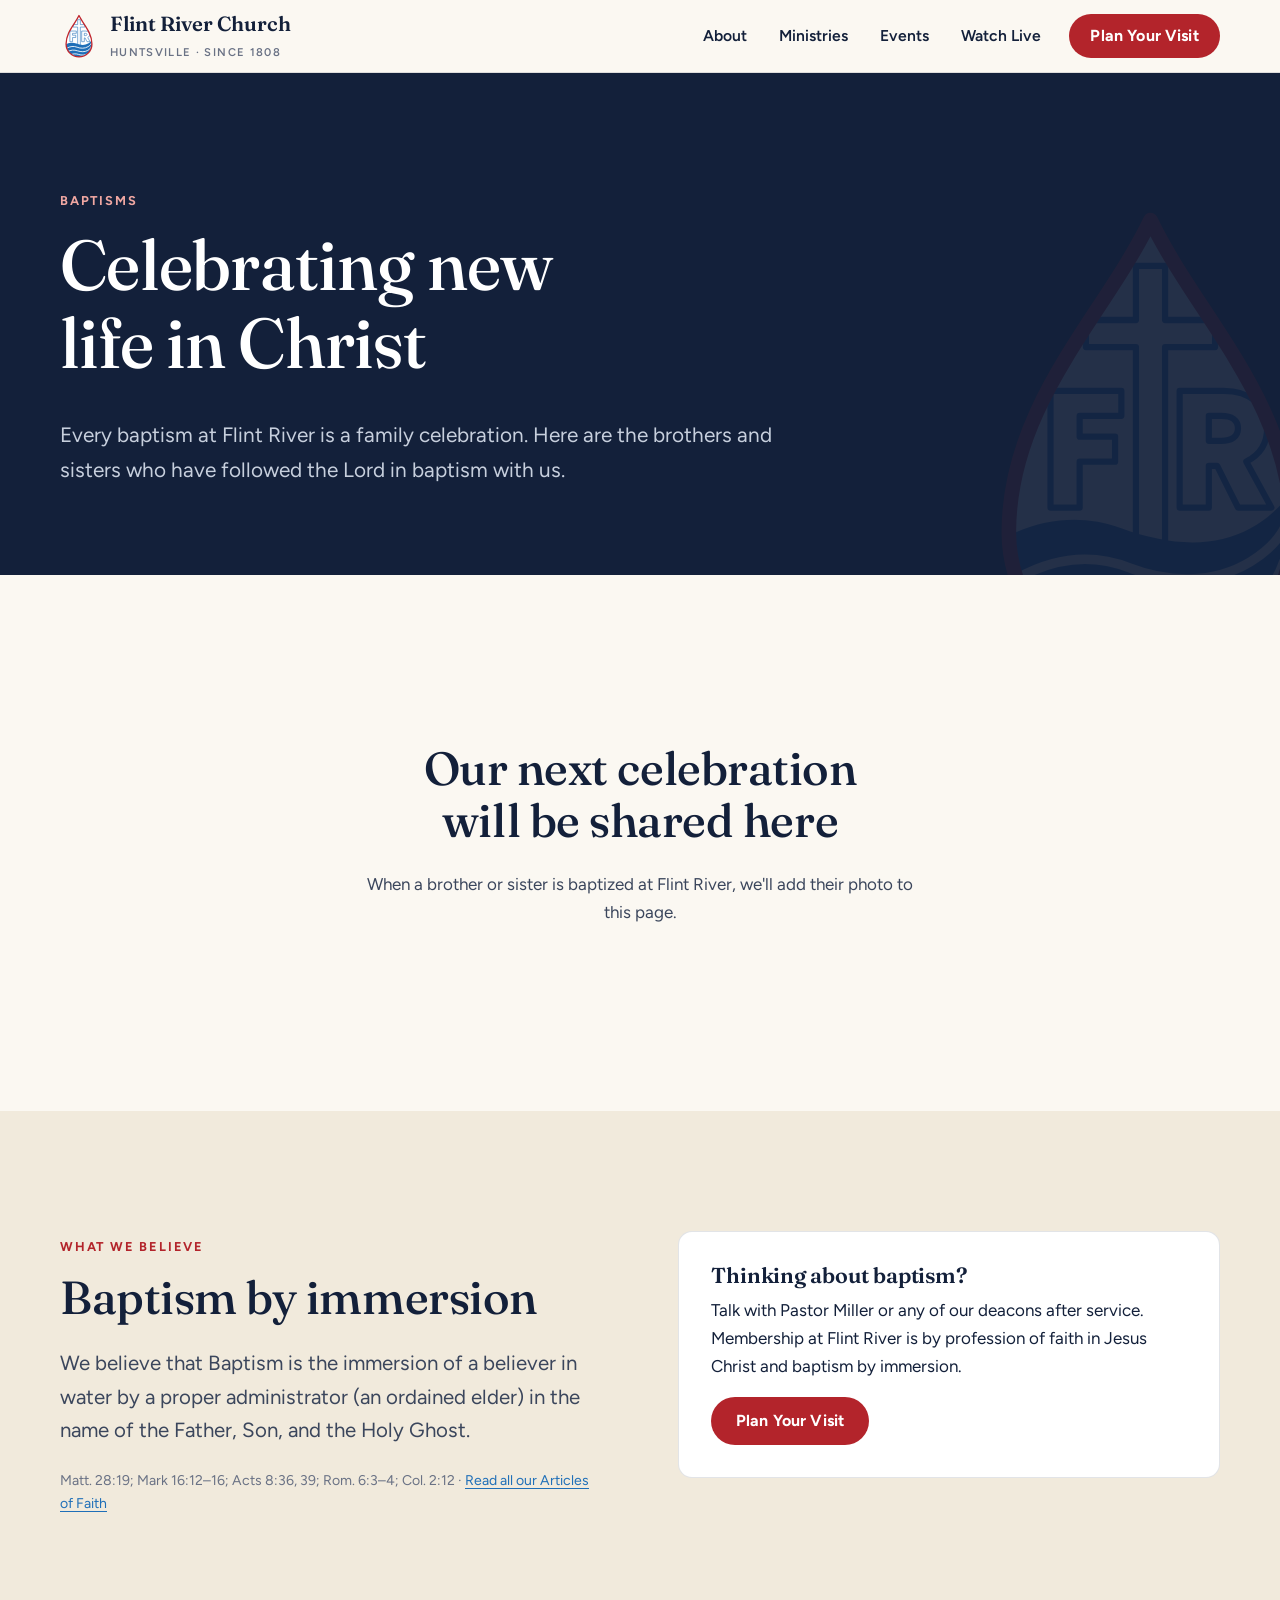
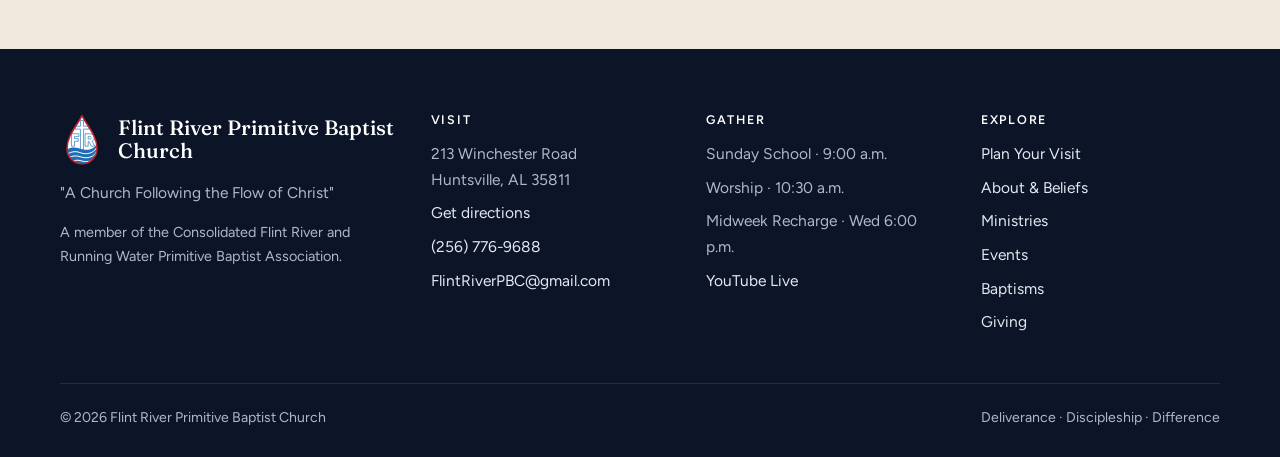
<file: baptisms.html>
<!doctype html>
<html lang="en">
<head>
  <meta charset="utf-8">
  <meta name="viewport" content="width=device-width, initial-scale=1">
  <title>Baptisms | Flint River Church, Huntsville AL</title>
  <meta name="description" content="Celebrating new life in Christ: the brothers and sisters baptized at Flint River Primitive Baptist Church in Huntsville, Alabama.">
  <link rel="canonical" href="https://theflintriver.org/baptisms">
  <meta property="og:type" content="website">
  <meta property="og:site_name" content="Flint River Church">
  <meta property="og:title" content="Baptisms | Flint River Church, Huntsville AL">
  <meta property="og:description" content="Celebrating new life in Christ: the brothers and sisters baptized at Flint River Primitive Baptist Church in Huntsville, Alabama.">
  <meta property="og:url" content="https://theflintriver.org/baptisms">
  <meta property="og:image" content="https://theflintriver.org/assets/img/og.jpg">
  <meta name="twitter:card" content="summary_large_image">
  <meta name="theme-color" content="#13203a">
  <link rel="icon" href="assets/img/logo-mark.svg" type="image/svg+xml">
  <link rel="apple-touch-icon" href="assets/img/apple-touch-icon.png">
  <link rel="preconnect" href="https://fonts.googleapis.com">
  <link rel="preconnect" href="https://fonts.gstatic.com" crossorigin>
  <link href="https://fonts.googleapis.com/css2?family=Figtree:wght@400;500;600;700;800&family=Fraunces:ital,opsz,wght@0,9..144,400;0,9..144,500;0,9..144,600;1,9..144,400&display=swap" rel="stylesheet">
  <link rel="stylesheet" href="css/style.css">
</head>
<body>
  <script>document.documentElement.className+=" js"</script>
  <a class="skip" href="#main">Skip to content</a>

  <header class="site-header">
    <div class="wrap header-inner">
      <a class="brand" href="index.html" aria-label="Flint River Church home">
        <img src="assets/img/logo-mark.svg" alt="" width="38" height="46">
        <span><span class="brand-name">Flint River Church</span><span class="brand-sub">Huntsville · Since 1808</span></span>
      </a>
      <button class="nav-toggle" aria-label="Menu" aria-expanded="false" aria-controls="nav"><span></span></button>
      <nav class="nav" id="nav" aria-label="Main">
        <a href="about.html">About</a>
        <a href="ministries.html">Ministries</a>
        <a href="events.html">Events</a>
        <a href="https://www.youtube.com/@flintriver/live" target="_blank" rel="noopener">Watch Live</a>
        <a class="btn btn--primary" href="visit.html">Plan Your Visit</a>
      </nav>
    </div>
  </header>

  

<main id="main">
    <section class="page-hero">
      <div class="wrap">
        <span class="eyebrow">Baptisms</span>
        <h1>Celebrating new life in Christ</h1>
        <p>Every baptism at Flint River is a family celebration. Here are the brothers and sisters who have followed the Lord in baptism with us.</p>
      </div>
    </section>

    <section class="section">
      <div class="wrap">
        <div class="baptism-empty reveal">
          <h2>Our next celebration will be shared here</h2>
          <p>When a brother or sister is baptized at Flint River, we'll add their photo to this page.</p>
        </div>
      </div>
    </section>

    <section class="section section--sand">
      <div class="wrap split" style="align-items:start">
        <div class="reveal">
          <span class="eyebrow">What we believe</span>
          <h2>Baptism by immersion</h2>
          <p class="lede">We believe that Baptism is the immersion of a believer in water by a proper administrator (an ordained elder) in the name of the Father, Son, and the Holy Ghost.</p>
          <p class="refs" style="color:var(--muted)">Matt. 28:19; Mark 16:12–16; Acts 8:36, 39; Rom. 6:3–4; Col. 2:12 · <a href="about.html#beliefs">Read all our Articles of Faith</a></p>
        </div>
        <div class="card reveal">
          <h3>Thinking about baptism?</h3>
          <p>Talk with Pastor Miller or any of our deacons after service. Membership at Flint River is by profession of faith in Jesus Christ and baptism by immersion.</p>
          <a class="btn btn--primary" href="visit.html#plan">Plan Your Visit</a>
        </div>
      </div>
    </section>
  </main>

  <footer class="site-footer">
    <div class="wrap">
      <div class="footer-grid">
        <div>
          <div class="footer-brand"><img src="assets/img/logo-mark.svg" alt="" width="44" height="53"><strong>Flint River Primitive Baptist Church</strong></div>
          <p>"A Church Following the Flow of Christ"</p>
          <p style="font-size:.9rem">A member of the Consolidated Flint River and Running Water Primitive Baptist Association.</p>
        </div>
        <div>
          <h4>Visit</h4>
          <ul>
            <li>213 Winchester Road<br>Huntsville, AL 35811</li>
            <li><a href="https://maps.google.com/?q=213+Winchester+Road+Huntsville+AL+35811" target="_blank" rel="noopener">Get directions</a></li>
            <li><a href="tel:+12567769688">(256) 776-9688</a></li>
            <li><a href="mailto:FlintRiverPBC@gmail.com">FlintRiverPBC@gmail.com</a></li>
          </ul>
        </div>
        <div>
          <h4>Gather</h4>
          <ul>
            <li>Sunday School · 9:00 a.m.</li>
            <li>Worship · 10:30 a.m.</li>
            <li>Midweek Recharge · Wed 6:00 p.m.</li>
            <li><a href="https://www.youtube.com/@flintriver/live" target="_blank" rel="noopener">YouTube Live</a></li>
          </ul>
        </div>
        <div>
          <h4>Explore</h4>
          <ul>
            <li><a href="visit.html">Plan Your Visit</a></li>
            <li><a href="about.html">About &amp; Beliefs</a></li>
            <li><a href="ministries.html">Ministries</a></li>
            <li><a href="events.html">Events</a></li>
            <li><a href="baptisms.html">Baptisms</a></li>
            <li><a href="visit.html#give">Giving</a></li>
          </ul>
        </div>
      </div>
      <div class="footer-bottom">
        <span>© <span data-year>2026</span> Flint River Primitive Baptist Church</span>
        <span>Deliverance · Discipleship · Difference</span>
      </div>
    </div>
  </footer>

  <div class="mobile-cta">
    <a class="btn btn--ghost" href="https://maps.google.com/?q=213+Winchester+Road+Huntsville+AL+35811" target="_blank" rel="noopener">Directions</a>
    <a class="btn btn--primary" href="visit.html">Plan a Visit</a>
  </div>

  <script src="js/main.js" defer></script>
</body>
</html>
</file>
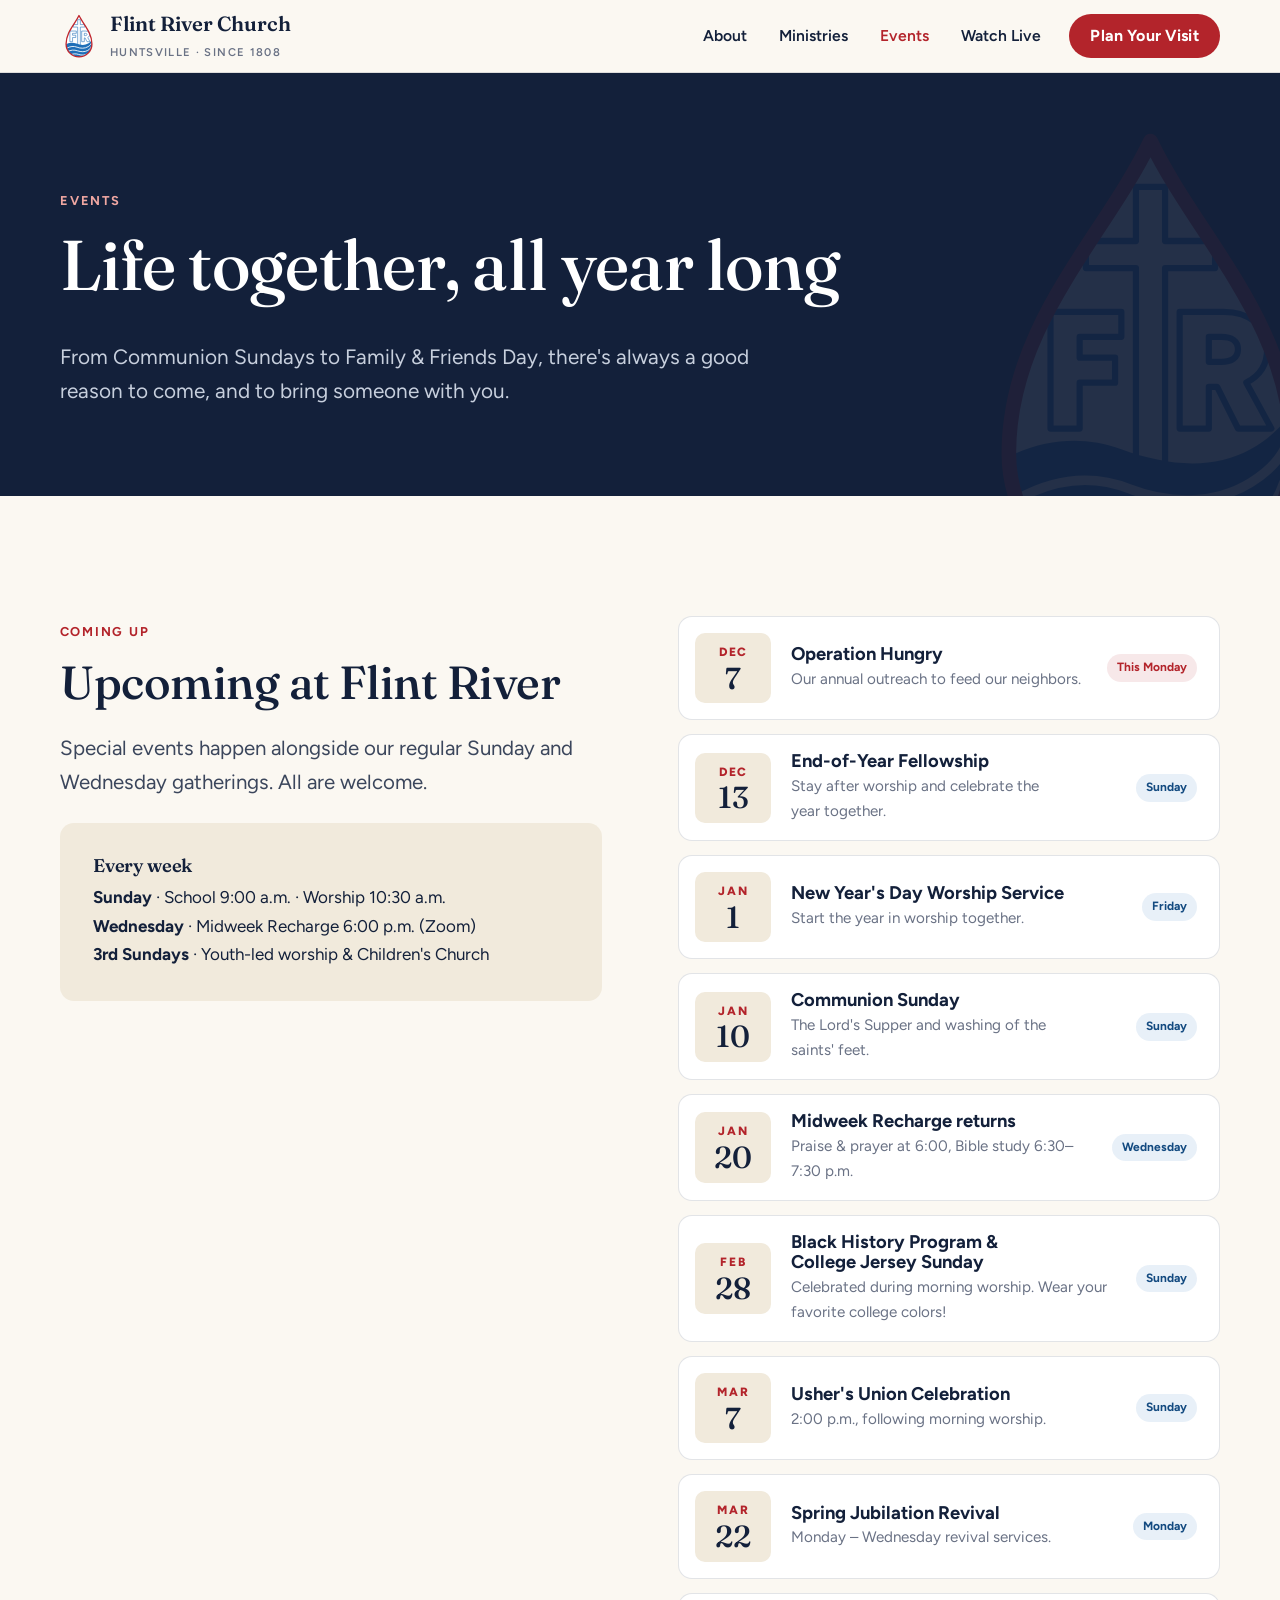
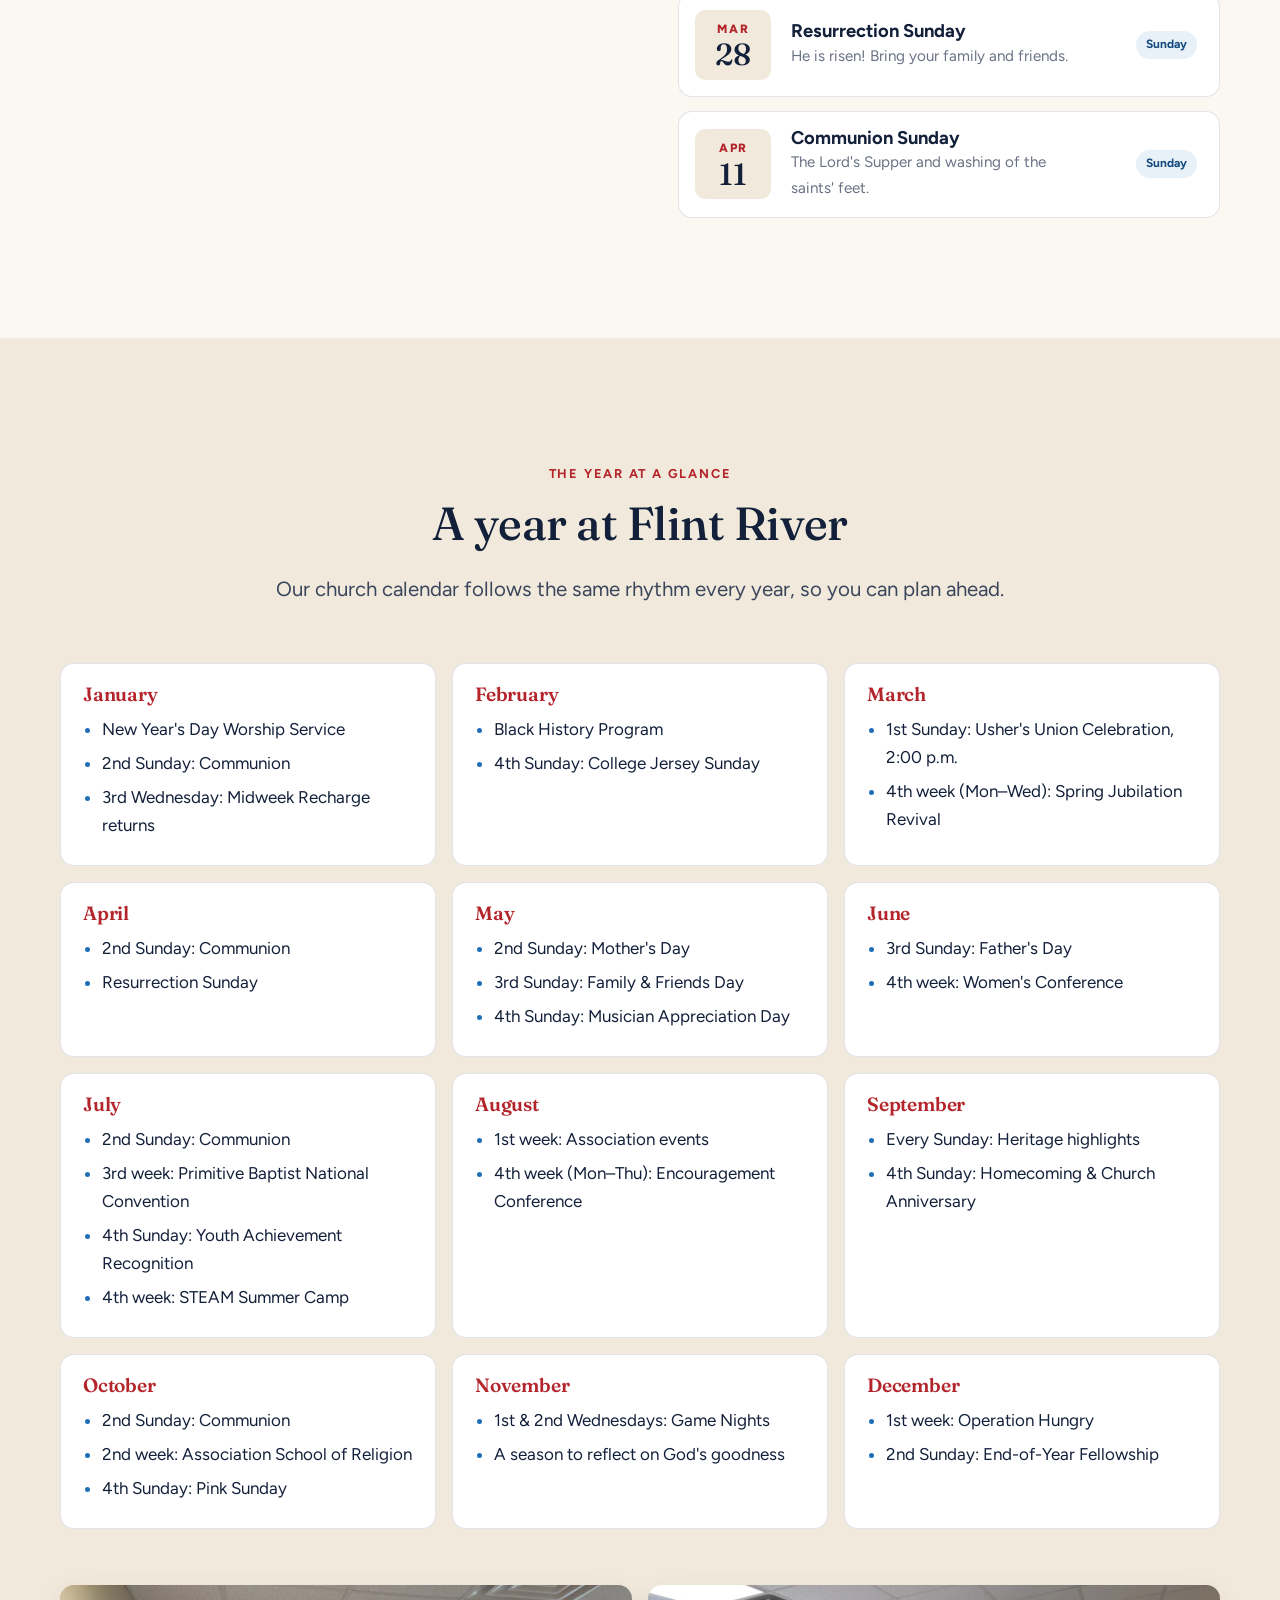
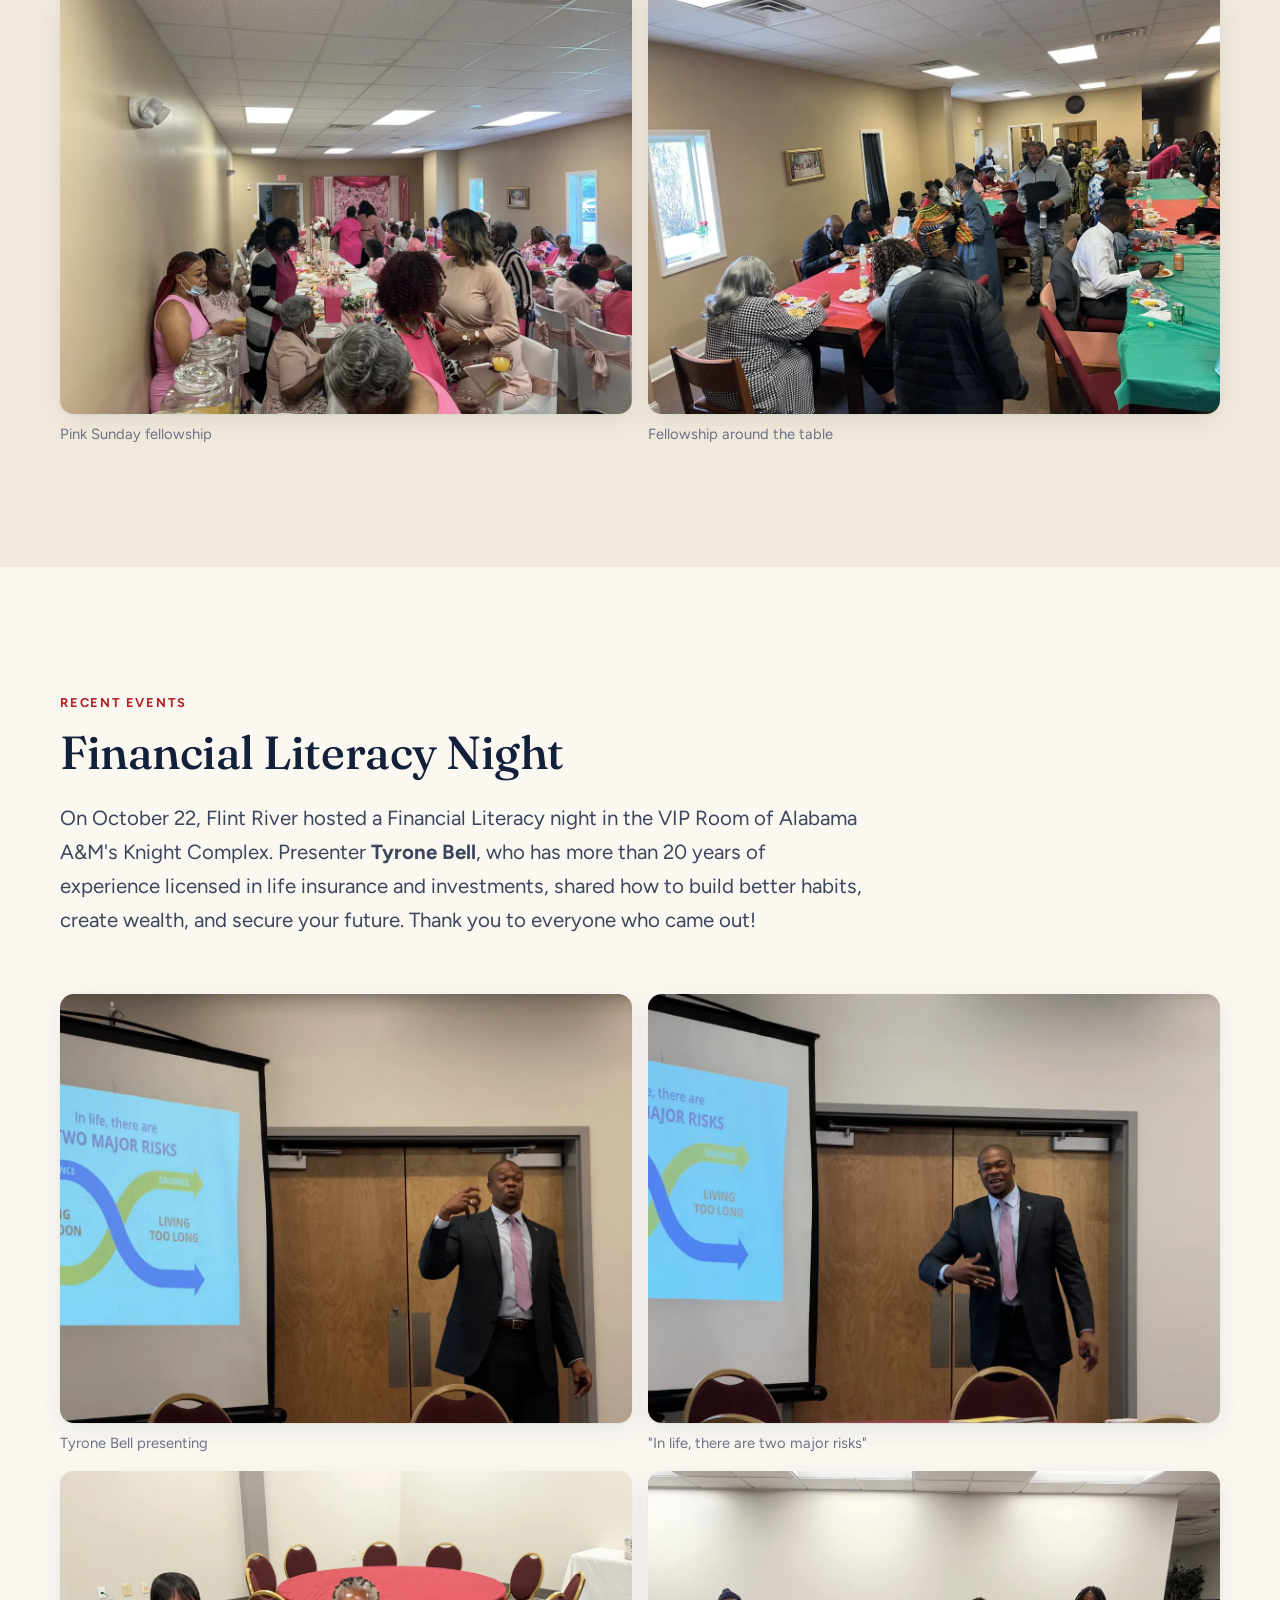
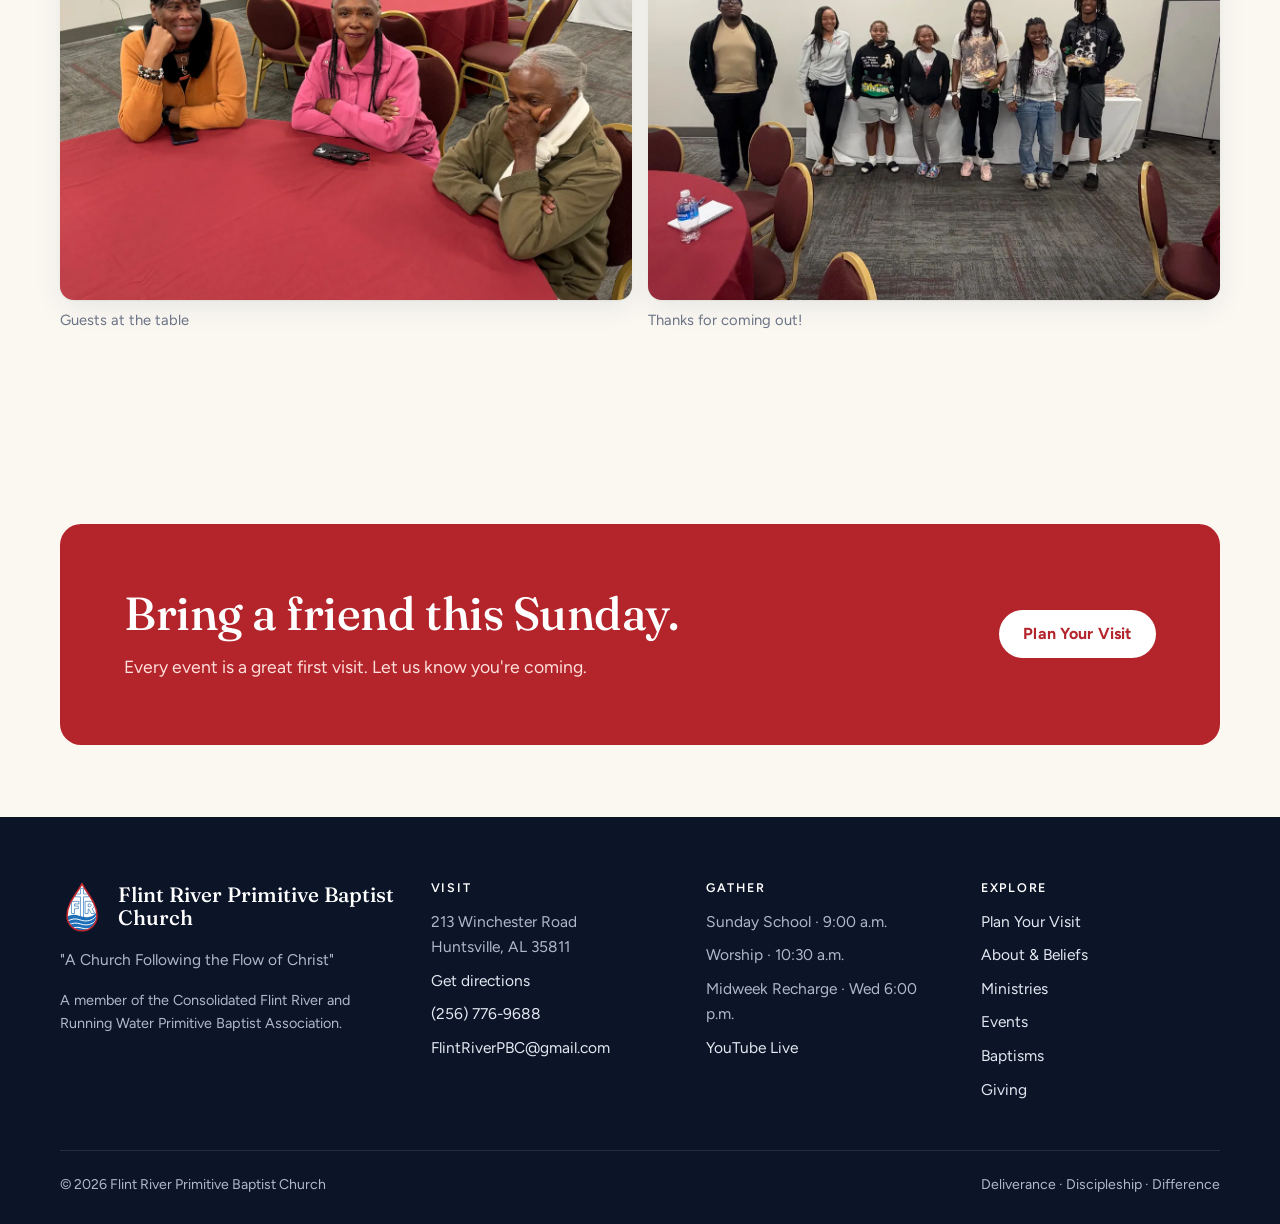
<file: events.html>
<!doctype html>
<html lang="en">
<head>
  <meta charset="utf-8">
  <meta name="viewport" content="width=device-width, initial-scale=1">
  <title>Events & Church Calendar | Flint River Church</title>
  <meta name="description" content="Upcoming events at Flint River Church in Huntsville, AL: Communion Sundays, Family & Friends Day, Homecoming, revival, STEAM Summer Camp, and more.">
  <link rel="canonical" href="https://theflintriver.org/events">
  <meta property="og:type" content="website">
  <meta property="og:site_name" content="Flint River Church">
  <meta property="og:title" content="Events & Church Calendar | Flint River Church">
  <meta property="og:description" content="Upcoming events at Flint River Church in Huntsville, AL: Communion Sundays, Family & Friends Day, Homecoming, revival, STEAM Summer Camp, and more.">
  <meta property="og:url" content="https://theflintriver.org/events">
  <meta property="og:image" content="https://theflintriver.org/assets/img/og.jpg">
  <meta name="twitter:card" content="summary_large_image">
  <meta name="theme-color" content="#13203a">
  <link rel="icon" href="assets/img/logo-mark.svg" type="image/svg+xml">
  <link rel="apple-touch-icon" href="assets/img/apple-touch-icon.png">
  <link rel="preconnect" href="https://fonts.googleapis.com">
  <link rel="preconnect" href="https://fonts.gstatic.com" crossorigin>
  <link href="https://fonts.googleapis.com/css2?family=Figtree:wght@400;500;600;700;800&family=Fraunces:ital,opsz,wght@0,9..144,400;0,9..144,500;0,9..144,600;1,9..144,400&display=swap" rel="stylesheet">
  <link rel="stylesheet" href="css/style.css">
</head>
<body>
  <script>document.documentElement.className+=" js"</script>
  <a class="skip" href="#main">Skip to content</a>

  <header class="site-header">
    <div class="wrap header-inner">
      <a class="brand" href="index.html" aria-label="Flint River Church home">
        <img src="assets/img/logo-mark.svg" alt="" width="38" height="46">
        <span><span class="brand-name">Flint River Church</span><span class="brand-sub">Huntsville · Since 1808</span></span>
      </a>
      <button class="nav-toggle" aria-label="Menu" aria-expanded="false" aria-controls="nav"><span></span></button>
      <nav class="nav" id="nav" aria-label="Main">
        <a href="about.html">About</a>
        <a href="ministries.html">Ministries</a>
        <a href="events.html" aria-current="page">Events</a>
        <a href="https://www.youtube.com/@flintriver/live" target="_blank" rel="noopener">Watch Live</a>
        <a class="btn btn--primary" href="visit.html">Plan Your Visit</a>
      </nav>
    </div>
  </header>

  

<main id="main">
    <section class="page-hero">
      <div class="wrap">
        <span class="eyebrow">Events</span>
        <h1>Life together, all year long</h1>
        <p>From Communion Sundays to Family &amp; Friends Day, there's always a good reason to come, and to bring someone with you.</p>
      </div>
    </section>

    <section class="section" data-until="2026-11-18">
      <div class="wrap split split--wide-text">
        <div class="photo reveal"><picture><source srcset="assets/img/events/unmasked-flyer.webp" type="image/webp"><img src="assets/img/events/unmasked-flyer.jpg" alt="Flyer: Flint River presents Unmasked: Gospel, Prayer and Praise, Wednesday, November 18th, 6:30 p.m., 213 Winchester Road, with special musical guest The Collective" width="1024" height="572"></picture></div>
        <div class="reveal">
          <span class="eyebrow">Special event</span>
          <h2>Unmasked: Gospel, Prayer &amp; Praise</h2>
          <p class="lede">We're closing out this year's Midweek Recharge with an evening of gospel music, prayer, and praise, with special musical guest <strong>The Collective</strong>. This one is in person, so join us at the church!</p>
          <p><strong>Wednesday, November 18</strong> · 6:30 p.m. CT<br>213 Winchester Road, Huntsville, AL 35811</p>
          <div class="btn-row">
            <a class="btn btn--primary" href="visit.html#plan">Plan Your Visit</a>
            <a class="btn btn--ghost" href="https://maps.google.com/?q=213+Winchester+Road+Huntsville+AL+35811" target="_blank" rel="noopener">Get Directions</a>
          </div>
        </div>
      </div>
    </section>

    <section class="section">
      <div class="wrap split" style="align-items:start">
        <div class="reveal" style="position:sticky;top:calc(var(--header-h) + 32px)">
          <span class="eyebrow">Coming up</span>
          <h2>Upcoming at Flint River</h2>
          <p class="lede">Special events happen alongside our regular Sunday and Wednesday gatherings. All are welcome.</p>
          <div class="card card--sand" style="margin-top:24px">
            <h3 style="font-size:1.15rem">Every week</h3>
            <p style="margin:0"><strong>Sunday</strong> · School 9:00 a.m. · Worship 10:30 a.m.<br><strong>Wednesday</strong> · Midweek Recharge 6:00 p.m. (Zoom)<br><strong>3rd Sundays</strong> · Youth-led worship &amp; Children's Church</p>
          </div>
        </div>
        <div class="events reveal" data-events="10">
          <noscript><p>Enable JavaScript to see upcoming dates, or browse the yearly calendar below.</p></noscript>
        </div>
      </div>
    </section>

    <section class="section section--sand">
      <div class="wrap">
        <div class="section-head center reveal">
          <span class="eyebrow">The year at a glance</span>
          <h2>A year at Flint River</h2>
          <p class="lede">Our church calendar follows the same rhythm every year, so you can plan ahead.</p>
        </div>
        <div class="year-grid">
          <div class="month reveal"><h3>January</h3><ul><li>New Year's Day Worship Service</li><li>2nd Sunday: Communion</li><li>3rd Wednesday: Midweek Recharge returns</li></ul></div>
          <div class="month reveal"><h3>February</h3><ul><li>Black History Program</li><li>4th Sunday: College Jersey Sunday</li></ul></div>
          <div class="month reveal"><h3>March</h3><ul><li>1st Sunday: Usher's Union Celebration, 2:00 p.m.</li><li>4th week (Mon–Wed): Spring Jubilation Revival</li></ul></div>
          <div class="month reveal"><h3>April</h3><ul><li>2nd Sunday: Communion</li><li>Resurrection Sunday</li></ul></div>
          <div class="month reveal"><h3>May</h3><ul><li>2nd Sunday: Mother's Day</li><li>3rd Sunday: Family &amp; Friends Day</li><li>4th Sunday: Musician Appreciation Day</li></ul></div>
          <div class="month reveal"><h3>June</h3><ul><li>3rd Sunday: Father's Day</li><li>4th week: Women's Conference</li></ul></div>
          <div class="month reveal"><h3>July</h3><ul><li>2nd Sunday: Communion</li><li>3rd week: Primitive Baptist National Convention</li><li>4th Sunday: Youth Achievement Recognition</li><li>4th week: STEAM Summer Camp</li></ul></div>
          <div class="month reveal"><h3>August</h3><ul><li>1st week: Association events</li><li>4th week (Mon–Thu): Encouragement Conference</li></ul></div>
          <div class="month reveal"><h3>September</h3><ul><li>Every Sunday: Heritage highlights</li><li>4th Sunday: Homecoming &amp; Church Anniversary</li></ul></div>
          <div class="month reveal"><h3>October</h3><ul><li>2nd Sunday: Communion</li><li>2nd week: Association School of Religion</li><li>4th Sunday: Pink Sunday</li></ul></div>
          <div class="month reveal"><h3>November</h3><ul><li>1st &amp; 2nd Wednesdays: Game Nights</li><li>A season to reflect on God's goodness</li></ul></div>
          <div class="month reveal"><h3>December</h3><ul><li>1st week: Operation Hungry</li><li>2nd Sunday: End-of-Year Fellowship</li></ul></div>
        </div>
        <div class="gallery gallery--2" style="margin-top:clamp(32px,5vw,56px)">
          <figure class="reveal"><div class="photo"><picture><source srcset="assets/img/pink-sunday.webp" type="image/webp"><img src="assets/img/pink-sunday.jpg" alt="Women dressed in pink gathered around decorated tables in the fellowship hall" width="1200" height="900" loading="lazy"></picture></div><figcaption>Pink Sunday fellowship</figcaption></figure>
          <figure class="reveal"><div class="photo"><picture><source srcset="assets/img/fellowship-dinner.webp" type="image/webp"><img src="assets/img/fellowship-dinner.jpg" alt="Church members sharing a meal at long red and green tables in the fellowship hall" width="1200" height="900" loading="lazy"></picture></div><figcaption>Fellowship around the table</figcaption></figure>
        </div>
      </div>
    </section>

    <section class="section">
      <div class="wrap">
        <div class="section-head reveal">
          <span class="eyebrow">Recent events</span>
          <h2>Financial Literacy Night</h2>
          <p class="lede">On October 22, Flint River hosted a Financial Literacy night in the VIP Room of Alabama A&amp;M's Knight Complex. Presenter <strong>Tyrone Bell</strong>, who has more than 20 years of experience licensed in life insurance and investments, shared how to build better habits, create wealth, and secure your future. Thank you to everyone who came out!</p>
        </div>
        <div class="gallery gallery--2">
          <figure class="reveal"><div class="photo"><picture><source srcset="assets/img/events/finlit-presenter.webp" type="image/webp"><img src="assets/img/events/finlit-presenter.jpg" alt="Tyrone Bell presenting beside a projected slide about life's two major risks" width="1200" height="900" loading="lazy"></picture></div><figcaption>Tyrone Bell presenting</figcaption></figure>
          <figure class="reveal"><div class="photo"><picture><source srcset="assets/img/events/finlit-presenter-2.webp" type="image/webp"><img src="assets/img/events/finlit-presenter-2.jpg" alt="Tyrone Bell speaking next to a slide titled In life, there are two major risks" width="1200" height="900" loading="lazy"></picture></div><figcaption>"In life, there are two major risks"</figcaption></figure>
          <figure class="reveal"><div class="photo"><picture><source srcset="assets/img/events/finlit-guests.webp" type="image/webp"><img src="assets/img/events/finlit-guests.jpg" alt="Three women seated at a round table with a red tablecloth, smiling" width="1200" height="900" loading="lazy"></picture></div><figcaption>Guests at the table</figcaption></figure>
          <figure class="reveal"><div class="photo"><picture><source srcset="assets/img/events/finlit-group.webp" type="image/webp"><img src="assets/img/events/finlit-group.jpg" alt="Seven young adults standing together in front of the food table" width="1200" height="900" loading="lazy"></picture></div><figcaption>Thanks for coming out!</figcaption></figure>
        </div>
      </div>
    </section>

    <section class="section--tight">
      <div class="wrap">
        <div class="cta-band reveal">
          <div>
            <h2>Bring a friend this Sunday.</h2>
            <p>Every event is a great first visit. Let us know you're coming.</p>
          </div>
          <a class="btn" href="visit.html#plan">Plan Your Visit</a>
        </div>
      </div>
    </section>
  </main>

  <footer class="site-footer">
    <div class="wrap">
      <div class="footer-grid">
        <div>
          <div class="footer-brand"><img src="assets/img/logo-mark.svg" alt="" width="44" height="53"><strong>Flint River Primitive Baptist Church</strong></div>
          <p>"A Church Following the Flow of Christ"</p>
          <p style="font-size:.9rem">A member of the Consolidated Flint River and Running Water Primitive Baptist Association.</p>
        </div>
        <div>
          <h4>Visit</h4>
          <ul>
            <li>213 Winchester Road<br>Huntsville, AL 35811</li>
            <li><a href="https://maps.google.com/?q=213+Winchester+Road+Huntsville+AL+35811" target="_blank" rel="noopener">Get directions</a></li>
            <li><a href="tel:+12567769688">(256) 776-9688</a></li>
            <li><a href="mailto:FlintRiverPBC@gmail.com">FlintRiverPBC@gmail.com</a></li>
          </ul>
        </div>
        <div>
          <h4>Gather</h4>
          <ul>
            <li>Sunday School · 9:00 a.m.</li>
            <li>Worship · 10:30 a.m.</li>
            <li>Midweek Recharge · Wed 6:00 p.m.</li>
            <li><a href="https://www.youtube.com/@flintriver/live" target="_blank" rel="noopener">YouTube Live</a></li>
          </ul>
        </div>
        <div>
          <h4>Explore</h4>
          <ul>
            <li><a href="visit.html">Plan Your Visit</a></li>
            <li><a href="about.html">About &amp; Beliefs</a></li>
            <li><a href="ministries.html">Ministries</a></li>
            <li><a href="events.html">Events</a></li>
            <li><a href="baptisms.html">Baptisms</a></li>
            <li><a href="visit.html#give">Giving</a></li>
          </ul>
        </div>
      </div>
      <div class="footer-bottom">
        <span>© <span data-year>2026</span> Flint River Primitive Baptist Church</span>
        <span>Deliverance · Discipleship · Difference</span>
      </div>
    </div>
  </footer>

  <div class="mobile-cta">
    <a class="btn btn--ghost" href="https://maps.google.com/?q=213+Winchester+Road+Huntsville+AL+35811" target="_blank" rel="noopener">Directions</a>
    <a class="btn btn--primary" href="visit.html">Plan a Visit</a>
  </div>

  <script src="js/main.js" defer></script>
</body>
</html>
</file>
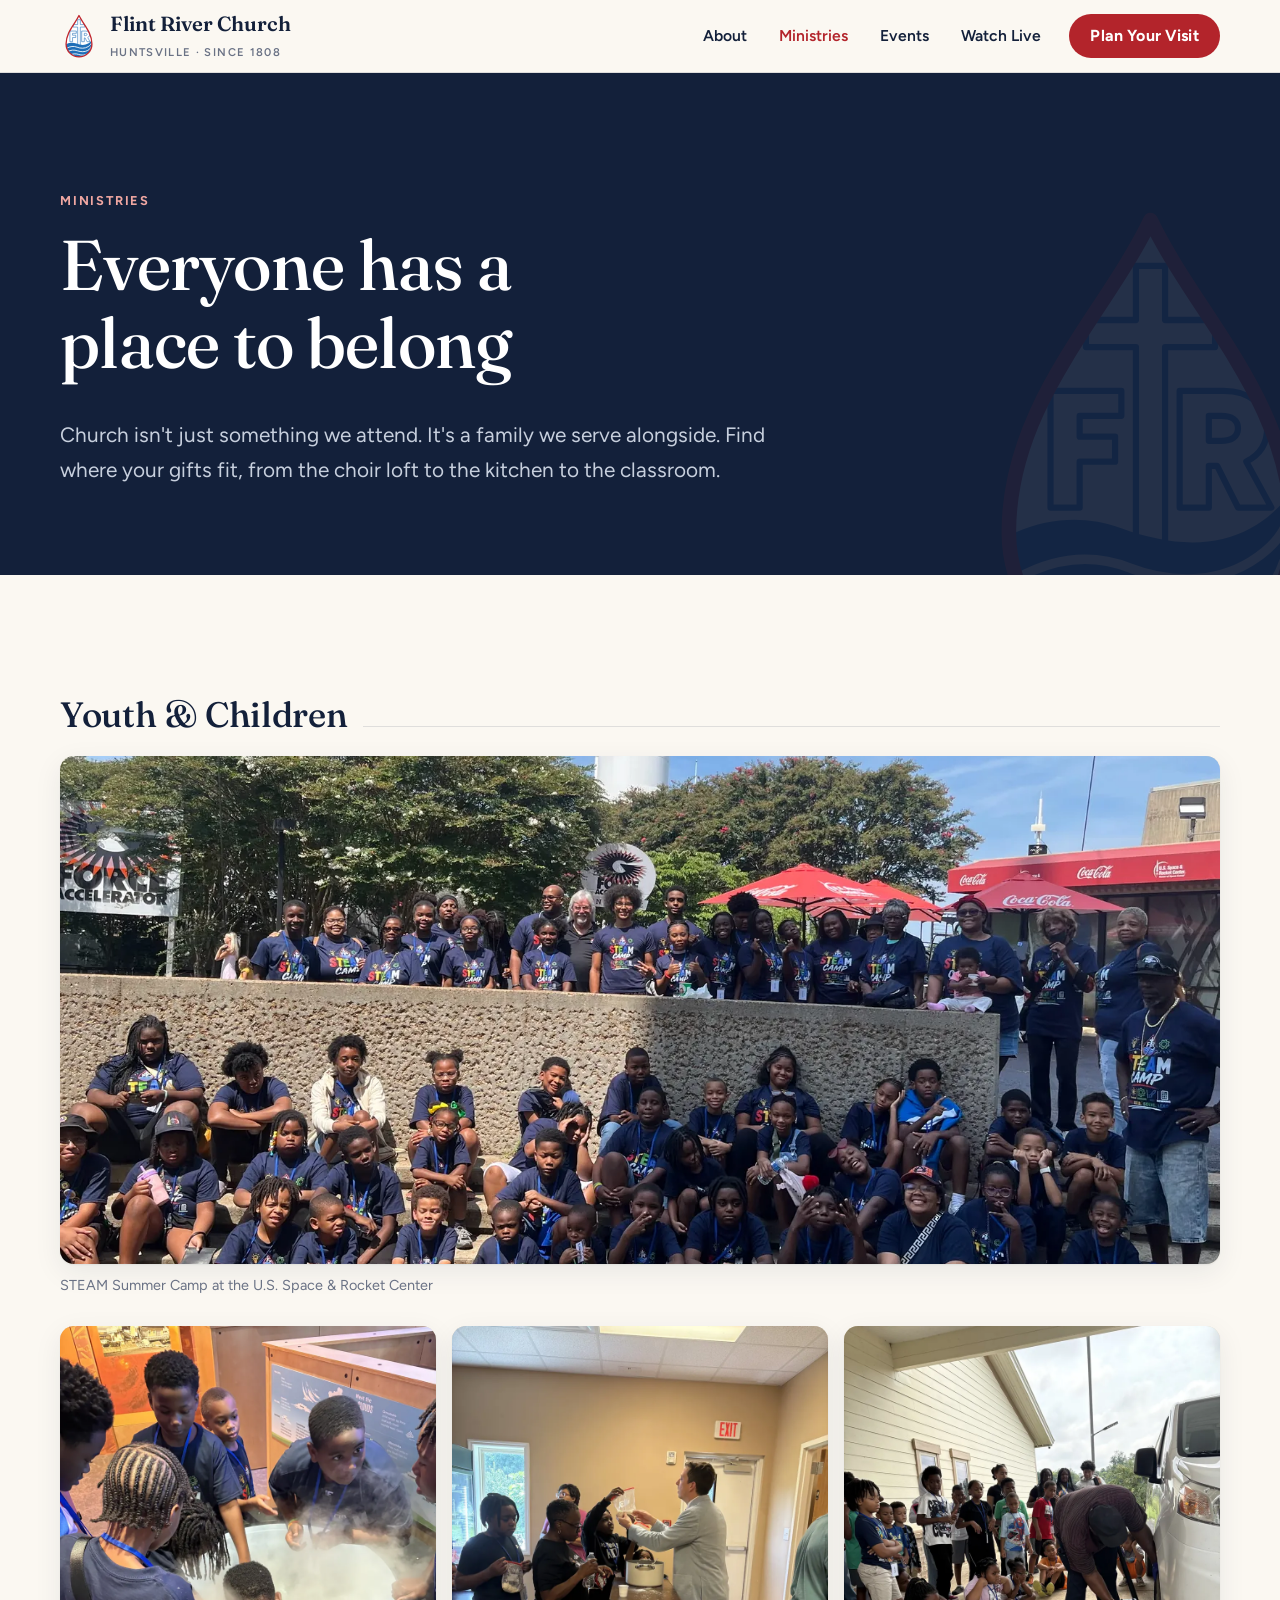
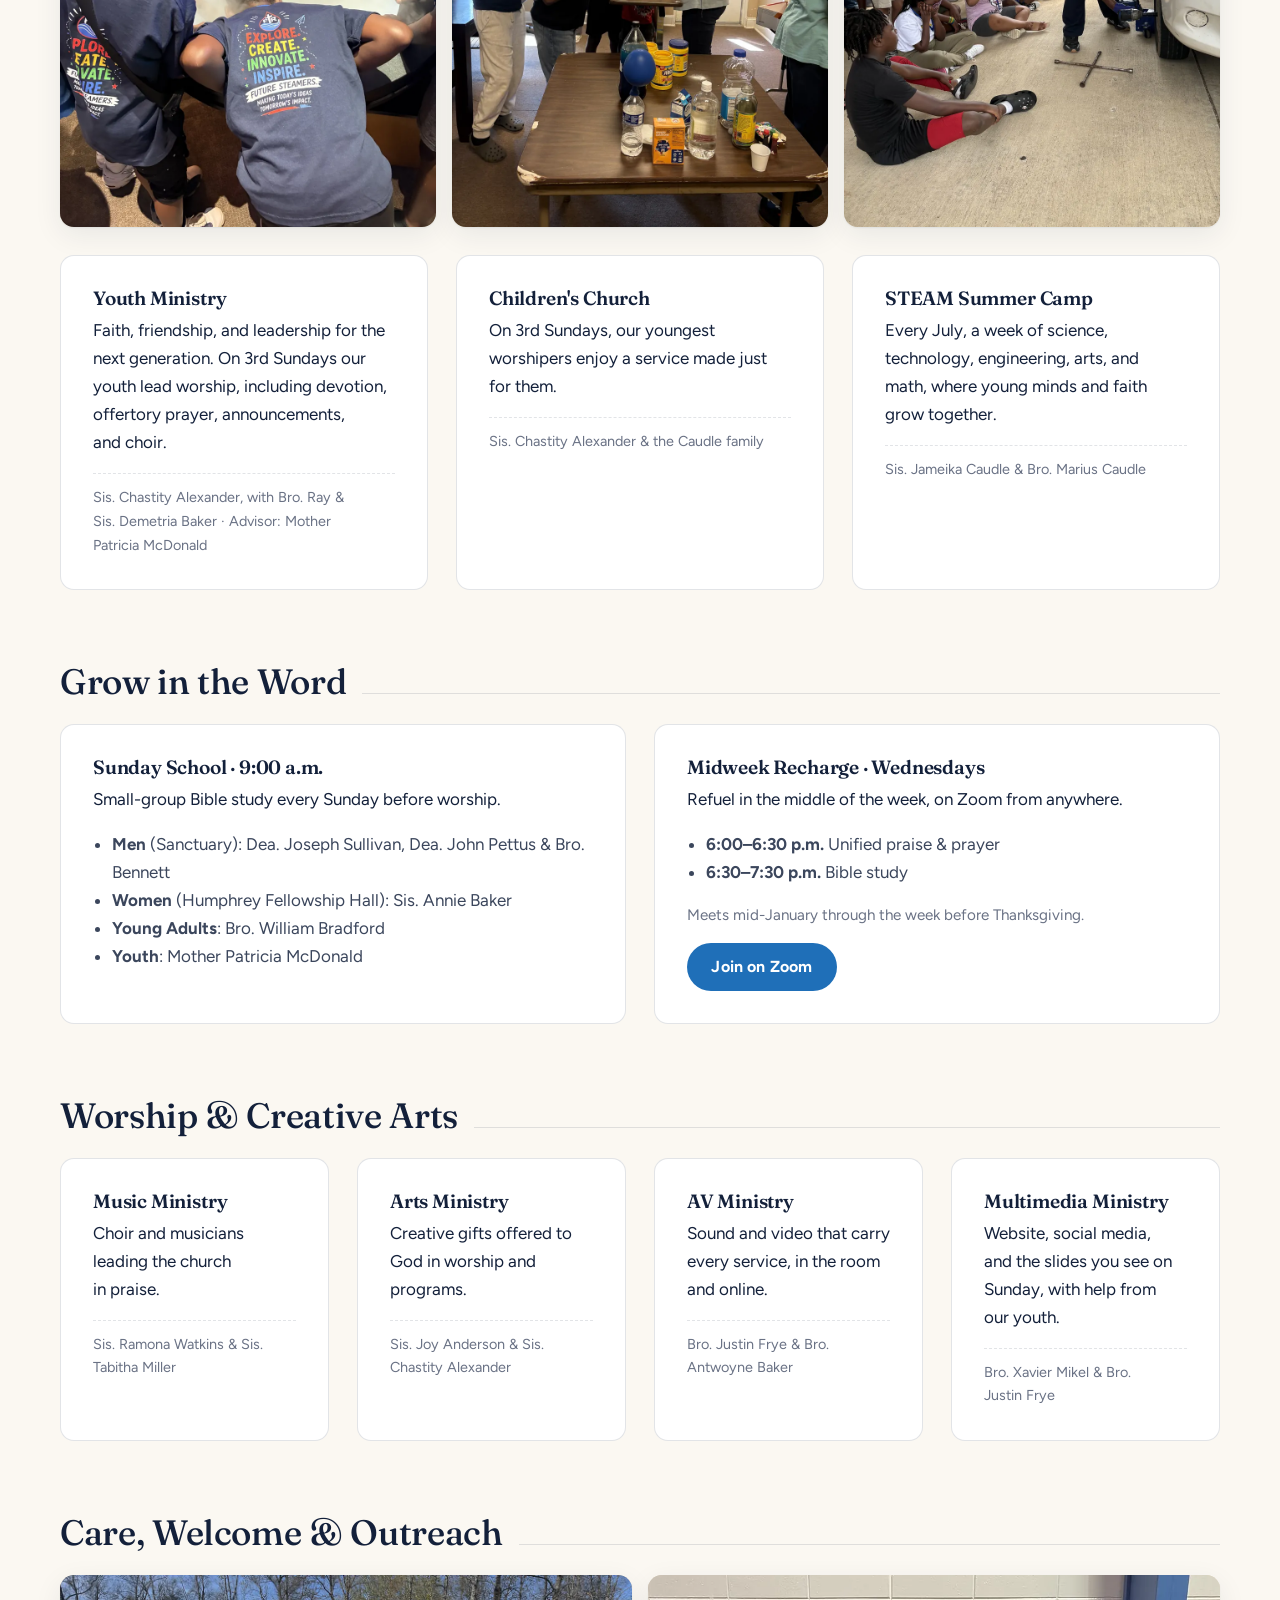
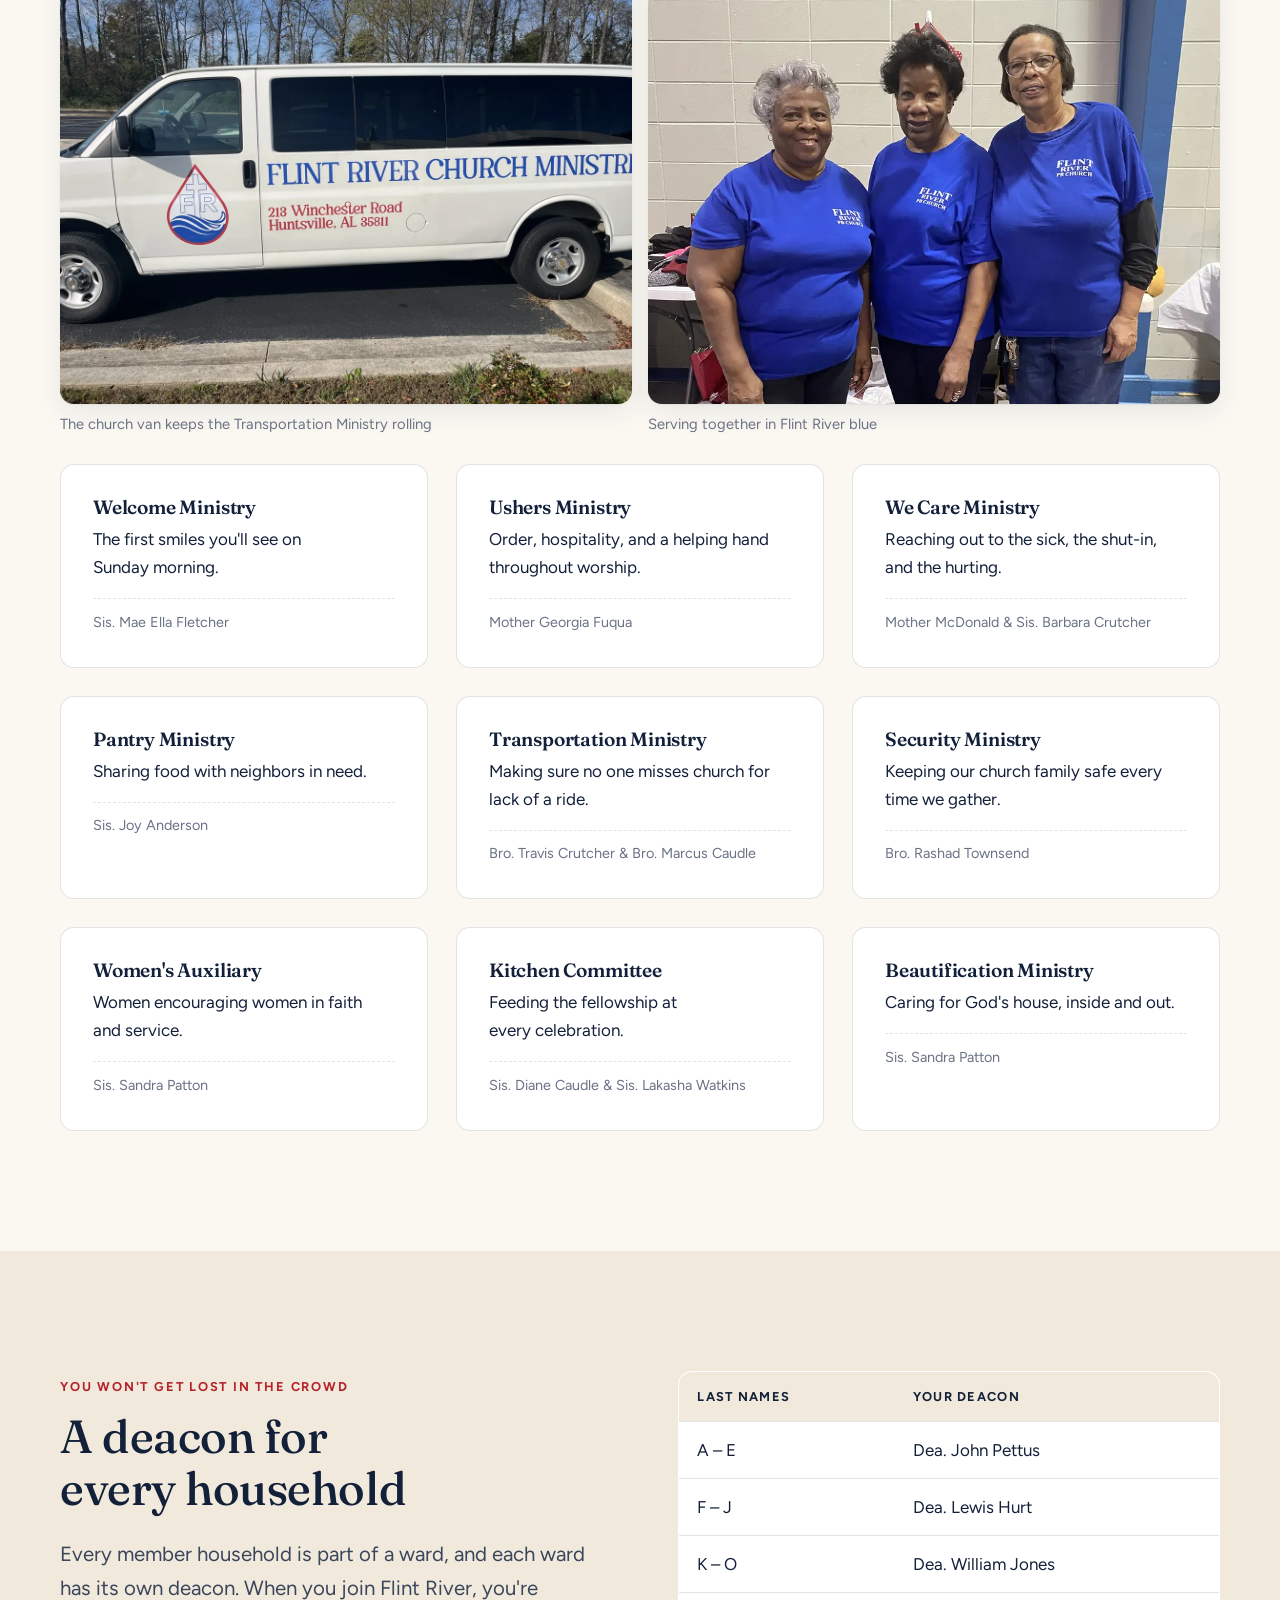
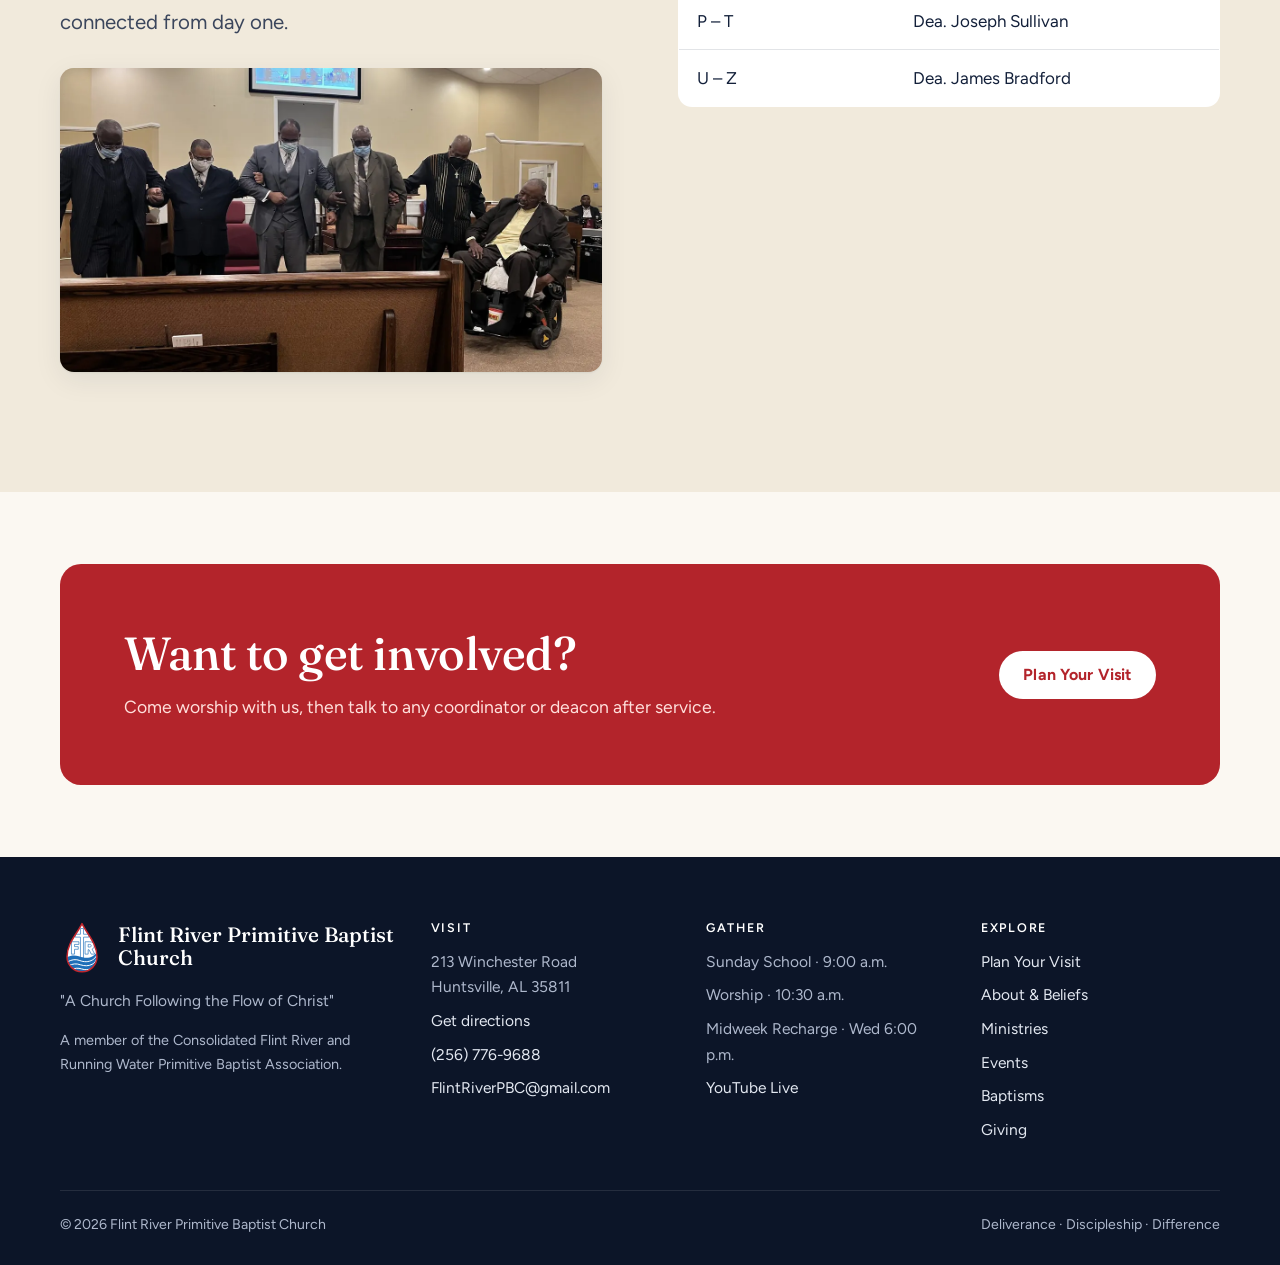
<file: ministries.html>
<!doctype html>
<html lang="en">
<head>
  <meta charset="utf-8">
  <meta name="viewport" content="width=device-width, initial-scale=1">
  <title>Ministries | Flint River Church, Huntsville AL</title>
  <meta name="description" content="Youth, music, outreach, care, and Christian education ministries at Flint River Church in Huntsville, Alabama. Find your place to belong and serve.">
  <link rel="canonical" href="https://theflintriver.org/ministries">
  <meta property="og:type" content="website">
  <meta property="og:site_name" content="Flint River Church">
  <meta property="og:title" content="Ministries | Flint River Church, Huntsville AL">
  <meta property="og:description" content="Youth, music, outreach, care, and Christian education ministries at Flint River Church in Huntsville, Alabama. Find your place to belong and serve.">
  <meta property="og:url" content="https://theflintriver.org/ministries">
  <meta property="og:image" content="https://theflintriver.org/assets/img/og.jpg">
  <meta name="twitter:card" content="summary_large_image">
  <meta name="theme-color" content="#13203a">
  <link rel="icon" href="assets/img/logo-mark.svg" type="image/svg+xml">
  <link rel="apple-touch-icon" href="assets/img/apple-touch-icon.png">
  <link rel="preconnect" href="https://fonts.googleapis.com">
  <link rel="preconnect" href="https://fonts.gstatic.com" crossorigin>
  <link href="https://fonts.googleapis.com/css2?family=Figtree:wght@400;500;600;700;800&family=Fraunces:ital,opsz,wght@0,9..144,400;0,9..144,500;0,9..144,600;1,9..144,400&display=swap" rel="stylesheet">
  <link rel="stylesheet" href="css/style.css">
</head>
<body>
  <script>document.documentElement.className+=" js"</script>
  <a class="skip" href="#main">Skip to content</a>

  <header class="site-header">
    <div class="wrap header-inner">
      <a class="brand" href="index.html" aria-label="Flint River Church home">
        <img src="assets/img/logo-mark.svg" alt="" width="38" height="46">
        <span><span class="brand-name">Flint River Church</span><span class="brand-sub">Huntsville · Since 1808</span></span>
      </a>
      <button class="nav-toggle" aria-label="Menu" aria-expanded="false" aria-controls="nav"><span></span></button>
      <nav class="nav" id="nav" aria-label="Main">
        <a href="about.html">About</a>
        <a href="ministries.html" aria-current="page">Ministries</a>
        <a href="events.html">Events</a>
        <a href="https://www.youtube.com/@flintriver/live" target="_blank" rel="noopener">Watch Live</a>
        <a class="btn btn--primary" href="visit.html">Plan Your Visit</a>
      </nav>
    </div>
  </header>

  

<main id="main">
    <section class="page-hero">
      <div class="wrap">
        <span class="eyebrow">Ministries</span>
        <h1>Everyone has a place to belong</h1>
        <p>Church isn't just something we attend. It's a family we serve alongside. Find where your gifts fit, from the choir loft to the kitchen to the classroom.</p>
      </div>
    </section>

    <section class="section">
      <div class="wrap">
        <div class="group-title reveal" id="youth"><h2>Youth &amp; Children</h2></div>
        <figure class="reveal" style="margin:0 0 clamp(18px,2.4vw,28px)">
          <div class="photo" style="aspect-ratio:16/7"><picture><source srcset="assets/img/steam-camp.webp" type="image/webp"><img src="assets/img/steam-camp.jpg" alt="Dozens of STEAM Summer Camp kids and volunteers in matching navy camp shirts, posed in front of a Saturn rocket" width="1600" height="1200" loading="lazy" style="object-position:center 70%"></picture></div>
          <figcaption class="photo-caption">STEAM Summer Camp at the U.S. Space &amp; Rocket Center</figcaption>
        </figure>
        <div class="gallery gallery--tall" style="margin:0 0 clamp(18px,2.4vw,28px)">
          <figure class="reveal"><div class="photo"><picture><source srcset="assets/img/steam-dry-ice.webp" type="image/webp"><img src="assets/img/steam-dry-ice.jpg" alt="STEAM campers crowding around a tub of dry-ice fog" width="900" height="1200" loading="lazy"></picture></div></figure>
          <figure class="reveal"><div class="photo"><picture><source srcset="assets/img/steam-experiment.webp" type="image/webp"><img src="assets/img/steam-experiment.jpg" alt="Campers watching a hands-on science experiment in the fellowship hall" width="900" height="1200" loading="lazy"></picture></div></figure>
          <figure class="reveal"><div class="photo"><picture><source srcset="assets/img/steam-car-care.webp" type="image/webp"><img src="assets/img/steam-car-care.jpg" alt="Campers sitting outside the church watching a lesson on changing a tire" width="900" height="1200" loading="lazy"></picture></div></figure>
        </div>
        <div class="grid grid-3">
          <div class="card ministry reveal">
            <h3>Youth Ministry</h3>
            <p>Faith, friendship, and leadership for the next generation. On 3rd Sundays our youth lead worship, including devotion, offertory prayer, announcements, and choir.</p>
            <p class="who">Sis. Chastity Alexander, with Bro. Ray &amp; Sis. Demetria Baker · Advisor: Mother Patricia McDonald</p>
          </div>
          <div class="card ministry reveal">
            <h3>Children's Church</h3>
            <p>On 3rd Sundays, our youngest worshipers enjoy a service made just for them.</p>
            <p class="who">Sis. Chastity Alexander &amp; the Caudle family</p>
          </div>
          <div class="card ministry reveal">
            <h3>STEAM Summer Camp</h3>
            <p>Every July, a week of science, technology, engineering, arts, and math, where young minds and faith grow together.</p>
            <p class="who">Sis. Jameika Caudle &amp; Bro. Marius Caudle</p>
          </div>
        </div>

        <div class="group-title reveal" id="grow"><h2>Grow in the Word</h2></div>
        <div class="grid grid-2">
          <div class="card ministry reveal">
            <h3>Sunday School · 9:00 a.m.</h3>
            <p>Small-group Bible study every Sunday before worship.</p>
            <ul style="margin:0;padding-left:1.1em;color:var(--ink-soft)">
              <li><strong>Men</strong> (Sanctuary): Dea. Joseph Sullivan, Dea. John Pettus &amp; Bro. Bennett</li>
              <li><strong>Women</strong> (Humphrey Fellowship Hall): Sis. Annie Baker</li>
              <li><strong>Young Adults</strong>: Bro. William Bradford</li>
              <li><strong>Youth</strong>: Mother Patricia McDonald</li>
            </ul>
          </div>
          <div class="card ministry reveal">
            <h3>Midweek Recharge · Wednesdays</h3>
            <p>Refuel in the middle of the week, on Zoom from anywhere.</p>
            <ul style="margin:0 0 1em;padding-left:1.1em;color:var(--ink-soft)">
              <li><strong>6:00–6:30 p.m.</strong> Unified praise &amp; prayer</li>
              <li><strong>6:30–7:30 p.m.</strong> Bible study</li>
            </ul>
            <p style="font-size:.95rem;color:var(--muted)">Meets mid-January through the week before Thanksgiving.</p>
            <a class="btn btn--river" href="https://us02web.zoom.us/j/2567769688" target="_blank" rel="noopener">Join on Zoom</a>
          </div>
        </div>

        <div class="group-title reveal" id="worship"><h2>Worship &amp; Creative Arts</h2></div>
        <div class="grid grid-4">
          <div class="card ministry reveal"><h3>Music Ministry</h3><p>Choir and musicians leading the church in praise.</p><p class="who">Sis. Ramona Watkins &amp; Sis. Tabitha Miller</p></div>
          <div class="card ministry reveal"><h3>Arts Ministry</h3><p>Creative gifts offered to God in worship and programs.</p><p class="who">Sis. Joy Anderson &amp; Sis. Chastity Alexander</p></div>
          <div class="card ministry reveal"><h3>AV Ministry</h3><p>Sound and video that carry every service, in the room and online.</p><p class="who">Bro. Justin Frye &amp; Bro. Antwoyne Baker</p></div>
          <div class="card ministry reveal"><h3>Multimedia Ministry</h3><p>Website, social media, and the slides you see on Sunday, with help from our youth.</p><p class="who">Bro. Xavier Mikel &amp; Bro. Justin Frye</p></div>
        </div>

        <div class="group-title reveal" id="care"><h2>Care, Welcome &amp; Outreach</h2></div>
        <div class="gallery gallery--2" style="margin:0 0 clamp(18px,2.4vw,28px)">
          <figure class="reveal"><div class="photo"><picture><source srcset="assets/img/church-van.webp" type="image/webp"><img src="assets/img/church-van.jpg" alt="White Flint River Church Ministries van with the church logo and address" width="1200" height="900" loading="lazy"></picture></div><figcaption>The church van keeps the Transportation Ministry rolling</figcaption></figure>
          <figure class="reveal"><div class="photo"><picture><source srcset="assets/img/serving-team.webp" type="image/webp"><img src="assets/img/serving-team.jpg" alt="Three church mothers in matching blue Flint River shirts" width="900" height="1200" loading="lazy" style="object-position:center 30%"></picture></div><figcaption>Serving together in Flint River blue</figcaption></figure>
        </div>
        <div class="grid grid-3">
          <div class="card ministry reveal"><h3>Welcome Ministry</h3><p>The first smiles you'll see on Sunday morning.</p><p class="who">Sis. Mae Ella Fletcher</p></div>
          <div class="card ministry reveal"><h3>Ushers Ministry</h3><p>Order, hospitality, and a helping hand throughout worship.</p><p class="who">Mother Georgia Fuqua</p></div>
          <div class="card ministry reveal"><h3>We Care Ministry</h3><p>Reaching out to the sick, the shut-in, and the hurting.</p><p class="who">Mother McDonald &amp; Sis. Barbara Crutcher</p></div>
          <div class="card ministry reveal"><h3>Pantry Ministry</h3><p>Sharing food with neighbors in need.</p><p class="who">Sis. Joy Anderson</p></div>
          <div class="card ministry reveal"><h3>Transportation Ministry</h3><p>Making sure no one misses church for lack of a ride.</p><p class="who">Bro. Travis Crutcher &amp; Bro. Marcus Caudle</p></div>
          <div class="card ministry reveal"><h3>Security Ministry</h3><p>Keeping our church family safe every time we gather.</p><p class="who">Bro. Rashad Townsend</p></div>
          <div class="card ministry reveal"><h3>Women's Auxiliary</h3><p>Women encouraging women in faith and service.</p><p class="who">Sis. Sandra Patton</p></div>
          <div class="card ministry reveal"><h3>Kitchen Committee</h3><p>Feeding the fellowship at every celebration.</p><p class="who">Sis. Diane Caudle &amp; Sis. Lakasha Watkins</p></div>
          <div class="card ministry reveal"><h3>Beautification Ministry</h3><p>Caring for God's house, inside and out.</p><p class="who">Sis. Sandra Patton</p></div>
        </div>
      </div>
    </section>

    <section class="section section--sand" id="wards">
      <div class="wrap split" style="align-items:start">
        <div class="reveal">
          <span class="eyebrow">You won't get lost in the crowd</span>
          <h2>A deacon for every household</h2>
          <p class="lede">Every member household is part of a ward, and each ward has its own deacon. When you join Flint River, you're connected from day one.</p>
          <figure style="margin:28px 0 0">
            <div class="photo" style="aspect-ratio:16/9"><picture><source srcset="assets/img/leaders-prayer.webp" type="image/webp"><img src="assets/img/leaders-prayer.jpg" alt="Men of Flint River Church linking arms in prayer at the front of the sanctuary" width="1200" height="675" loading="lazy"></picture></div>
          </figure>
        </div>
        <div class="reveal">
          <table class="ward-table">
            <thead><tr><th>Last names</th><th>Your deacon</th></tr></thead>
            <tbody>
              <tr><td>A – E</td><td>Dea. John Pettus</td></tr>
              <tr><td>F – J</td><td>Dea. Lewis Hurt</td></tr>
              <tr><td>K – O</td><td>Dea. William Jones</td></tr>
              <tr><td>P – T</td><td>Dea. Joseph Sullivan</td></tr>
              <tr><td>U – Z</td><td>Dea. James Bradford</td></tr>
            </tbody>
          </table>
        </div>
      </div>
    </section>

    <section class="section--tight">
      <div class="wrap">
        <div class="cta-band reveal">
          <div>
            <h2>Want to get involved?</h2>
            <p>Come worship with us, then talk to any coordinator or deacon after service.</p>
          </div>
          <a class="btn" href="visit.html#plan">Plan Your Visit</a>
        </div>
      </div>
    </section>
  </main>

  <footer class="site-footer">
    <div class="wrap">
      <div class="footer-grid">
        <div>
          <div class="footer-brand"><img src="assets/img/logo-mark.svg" alt="" width="44" height="53"><strong>Flint River Primitive Baptist Church</strong></div>
          <p>"A Church Following the Flow of Christ"</p>
          <p style="font-size:.9rem">A member of the Consolidated Flint River and Running Water Primitive Baptist Association.</p>
        </div>
        <div>
          <h4>Visit</h4>
          <ul>
            <li>213 Winchester Road<br>Huntsville, AL 35811</li>
            <li><a href="https://maps.google.com/?q=213+Winchester+Road+Huntsville+AL+35811" target="_blank" rel="noopener">Get directions</a></li>
            <li><a href="tel:+12567769688">(256) 776-9688</a></li>
            <li><a href="mailto:FlintRiverPBC@gmail.com">FlintRiverPBC@gmail.com</a></li>
          </ul>
        </div>
        <div>
          <h4>Gather</h4>
          <ul>
            <li>Sunday School · 9:00 a.m.</li>
            <li>Worship · 10:30 a.m.</li>
            <li>Midweek Recharge · Wed 6:00 p.m.</li>
            <li><a href="https://www.youtube.com/@flintriver/live" target="_blank" rel="noopener">YouTube Live</a></li>
          </ul>
        </div>
        <div>
          <h4>Explore</h4>
          <ul>
            <li><a href="visit.html">Plan Your Visit</a></li>
            <li><a href="about.html">About &amp; Beliefs</a></li>
            <li><a href="ministries.html">Ministries</a></li>
            <li><a href="events.html">Events</a></li>
            <li><a href="baptisms.html">Baptisms</a></li>
            <li><a href="visit.html#give">Giving</a></li>
          </ul>
        </div>
      </div>
      <div class="footer-bottom">
        <span>© <span data-year>2026</span> Flint River Primitive Baptist Church</span>
        <span>Deliverance · Discipleship · Difference</span>
      </div>
    </div>
  </footer>

  <div class="mobile-cta">
    <a class="btn btn--ghost" href="https://maps.google.com/?q=213+Winchester+Road+Huntsville+AL+35811" target="_blank" rel="noopener">Directions</a>
    <a class="btn btn--primary" href="visit.html">Plan a Visit</a>
  </div>

  <script src="js/main.js" defer></script>
</body>
</html>
</file>
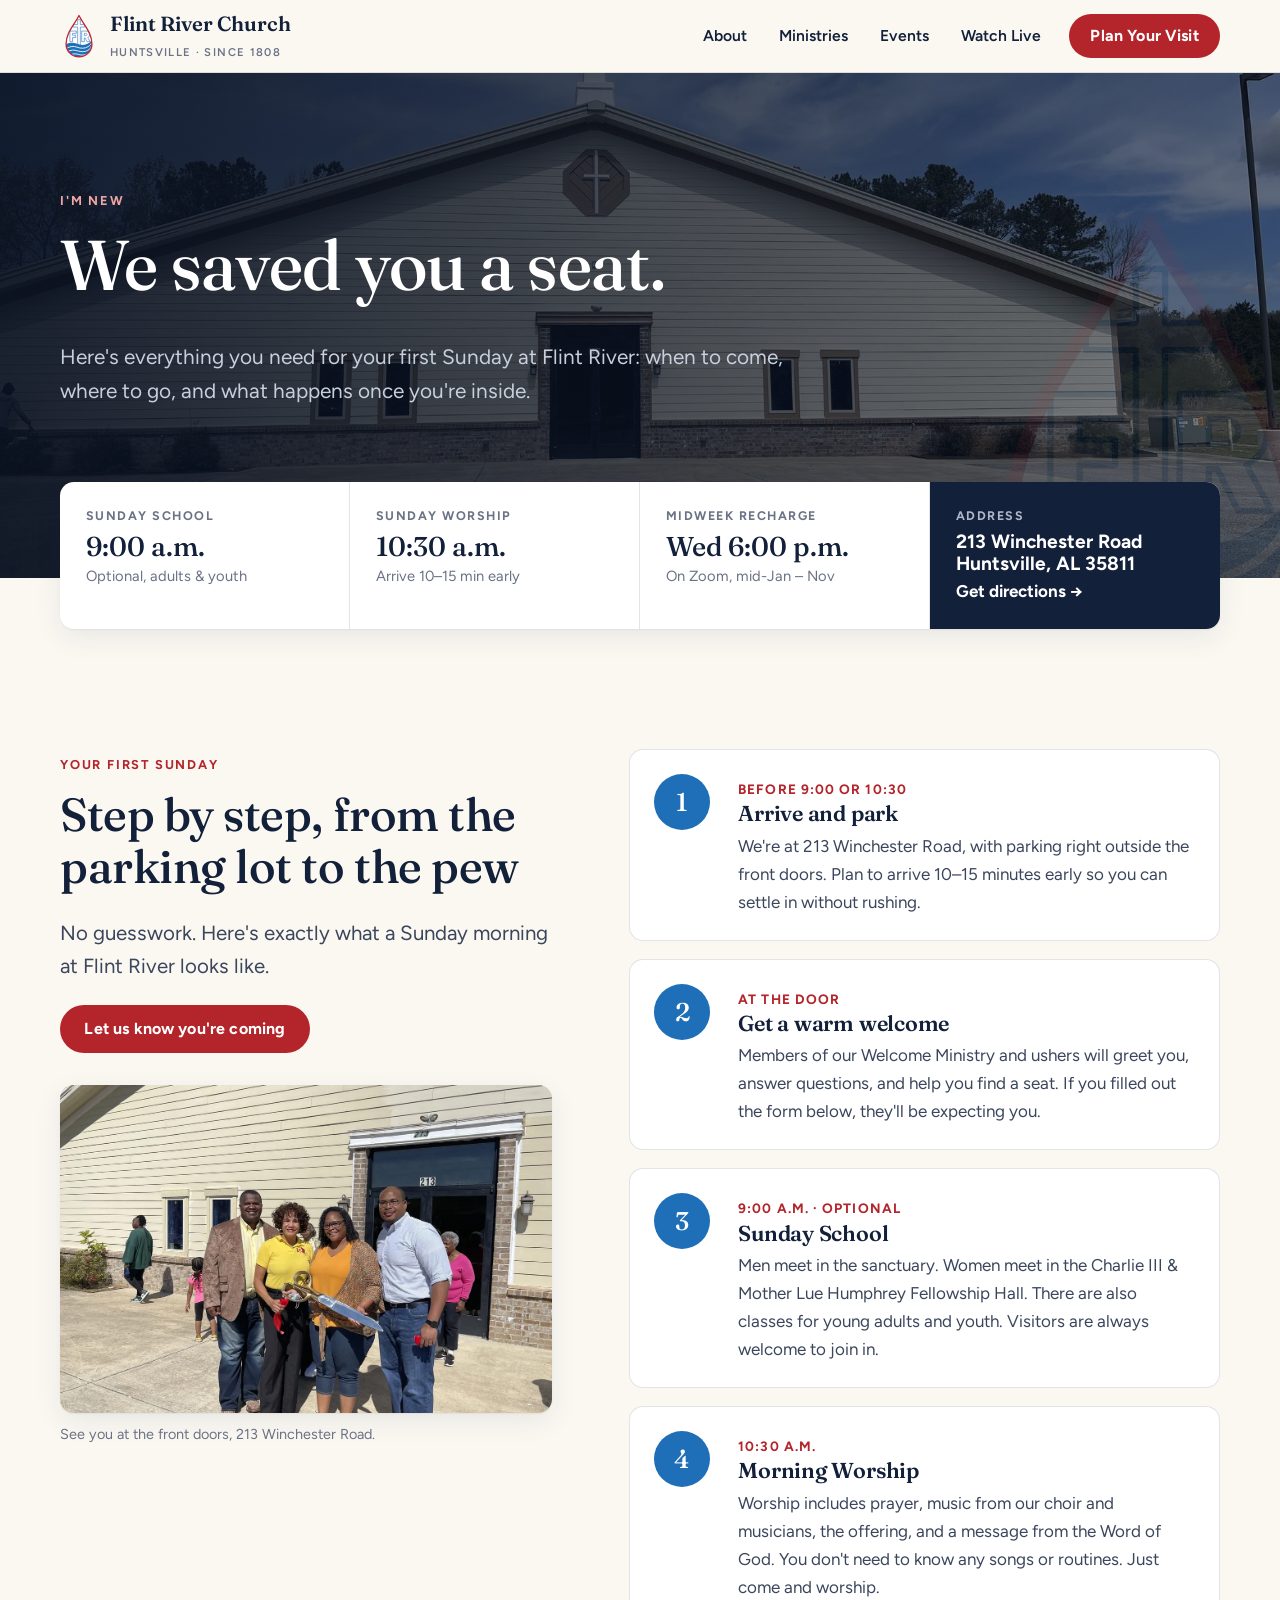
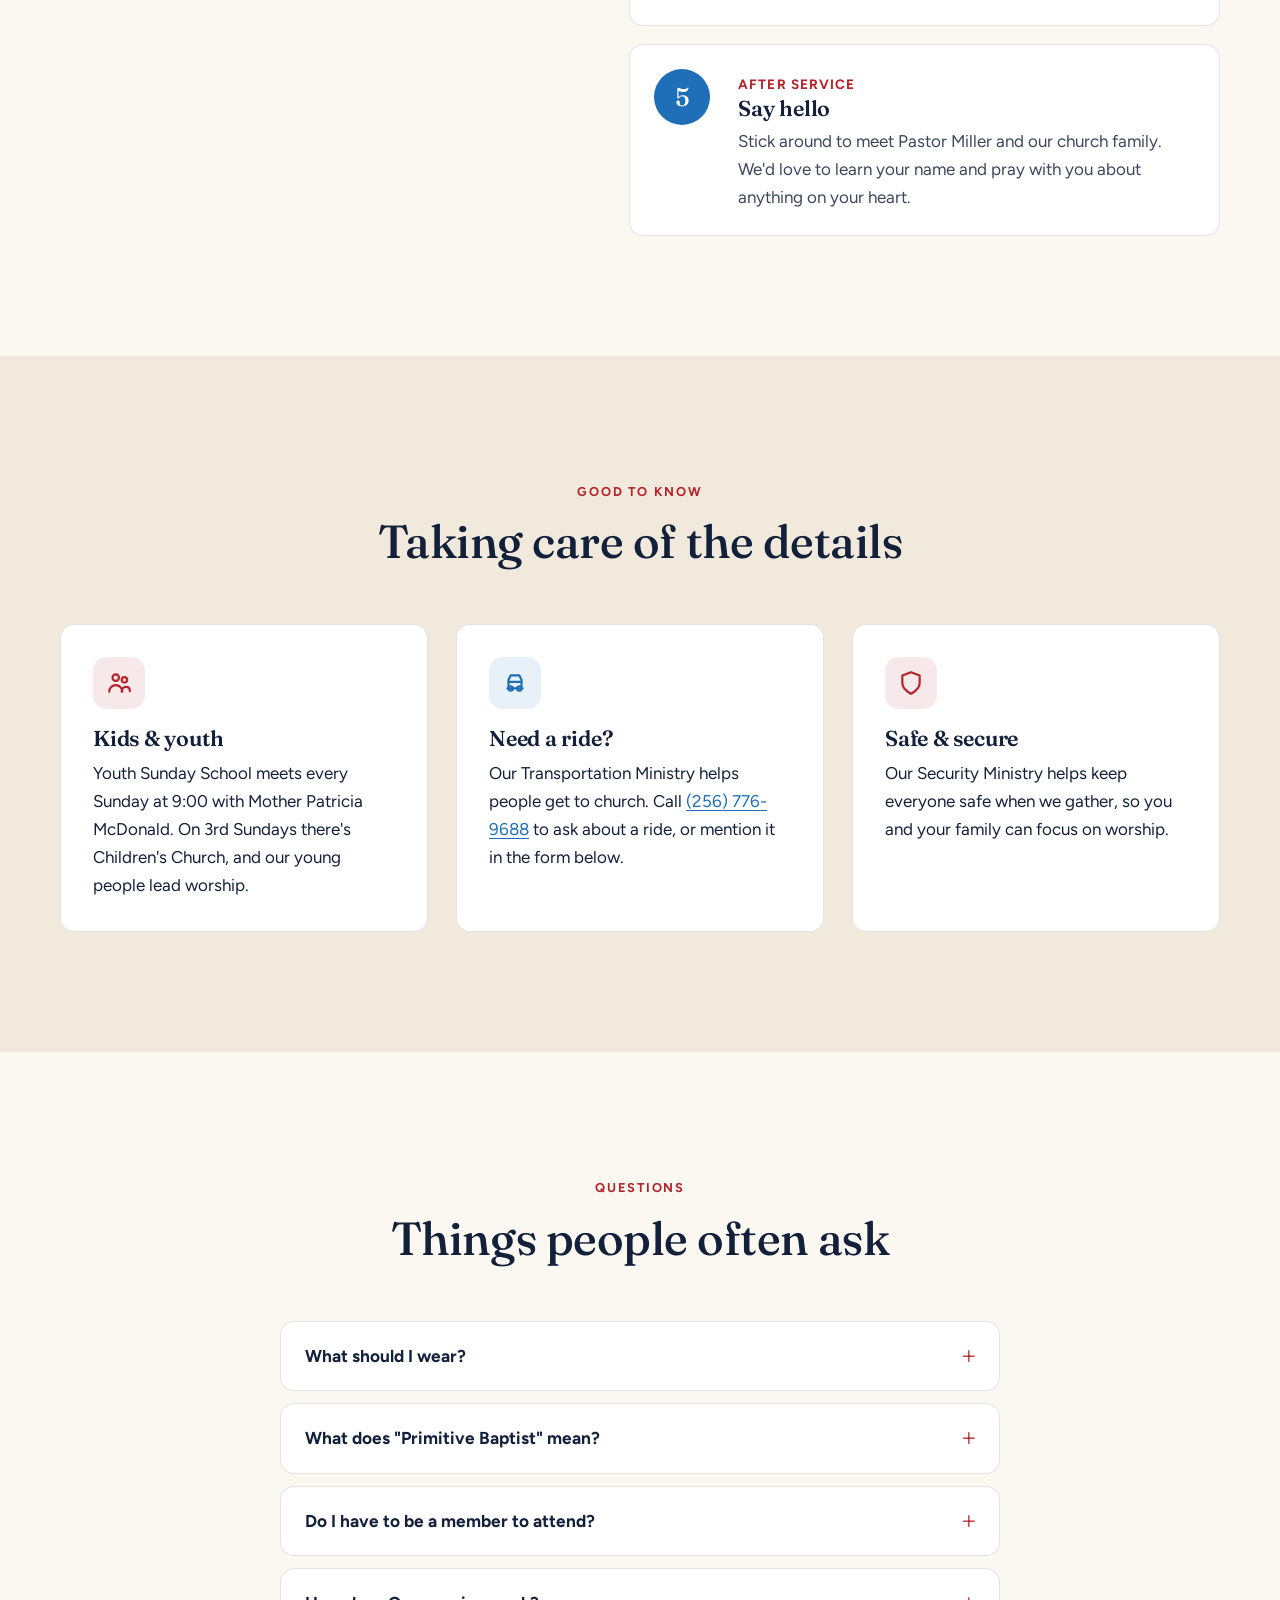
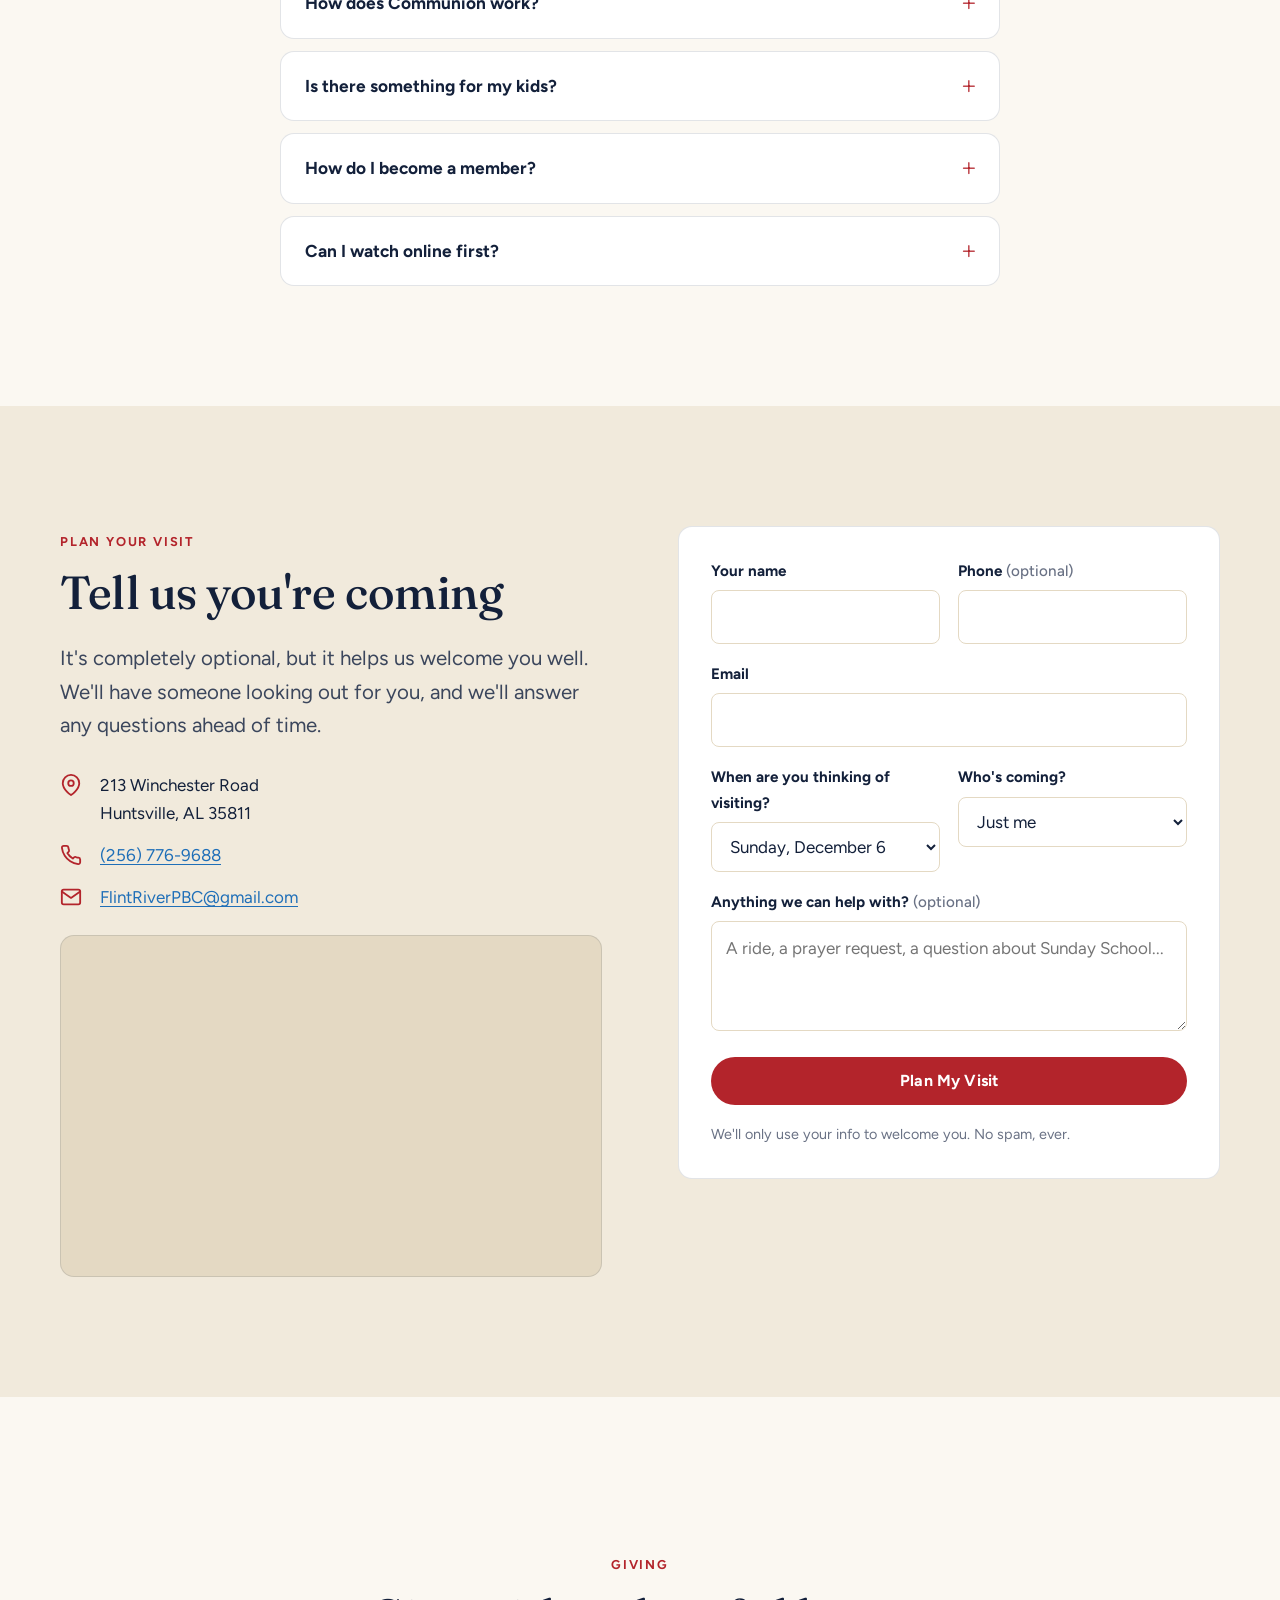
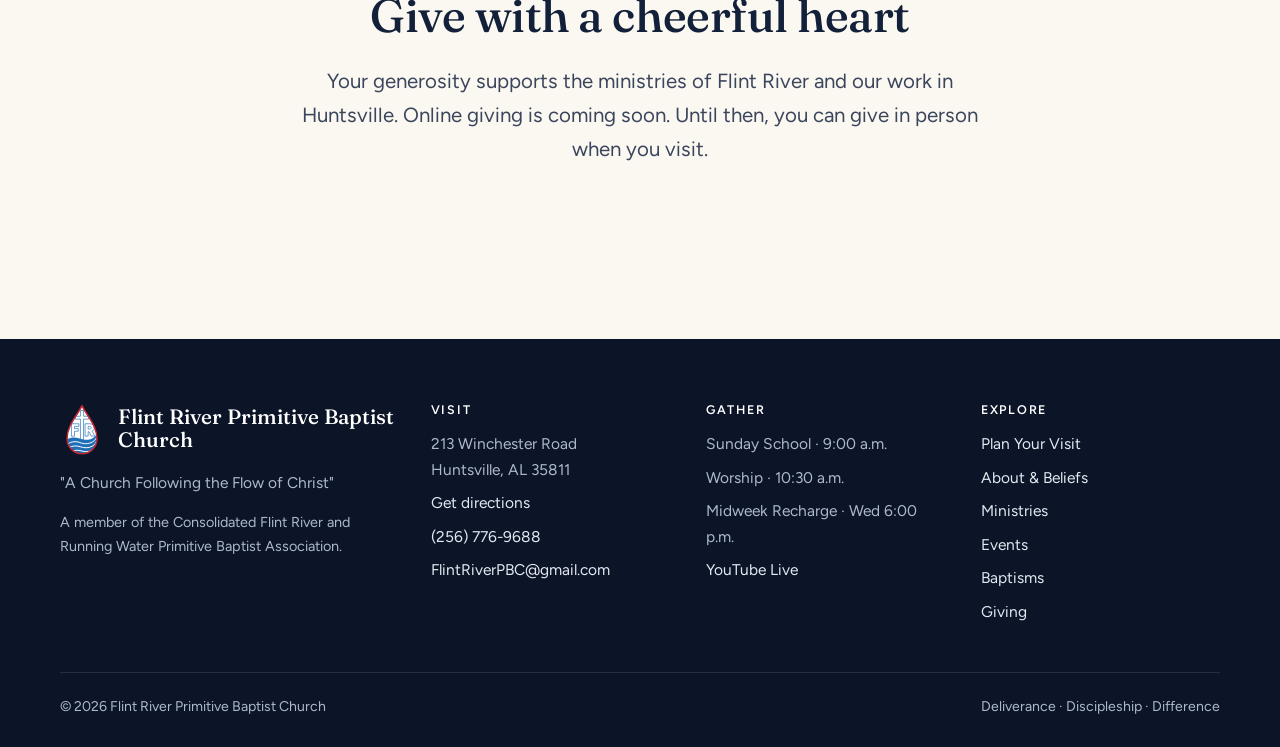
<file: visit.html>
<!doctype html>
<html lang="en">
<head>
  <meta charset="utf-8">
  <meta name="viewport" content="width=device-width, initial-scale=1">
  <title>Plan Your Visit | Flint River Church, Huntsville AL</title>
  <meta name="description" content="New to Flint River Church? Service times, directions, what to expect on your first Sunday, kids info, and answers to common questions. 213 Winchester Road, Huntsville, AL.">
  <link rel="canonical" href="https://theflintriver.org/visit">
  <meta property="og:type" content="website">
  <meta property="og:site_name" content="Flint River Church">
  <meta property="og:title" content="Plan Your Visit | Flint River Church, Huntsville AL">
  <meta property="og:description" content="New to Flint River Church? Service times, directions, what to expect on your first Sunday, kids info, and answers to common questions. 213 Winchester Road, Huntsville, AL.">
  <meta property="og:url" content="https://theflintriver.org/visit">
  <meta property="og:image" content="https://theflintriver.org/assets/img/og.jpg">
  <meta name="twitter:card" content="summary_large_image">
  <meta name="theme-color" content="#13203a">
  <link rel="icon" href="assets/img/logo-mark.svg" type="image/svg+xml">
  <link rel="apple-touch-icon" href="assets/img/apple-touch-icon.png">
  <link rel="preconnect" href="https://fonts.googleapis.com">
  <link rel="preconnect" href="https://fonts.gstatic.com" crossorigin>
  <link href="https://fonts.googleapis.com/css2?family=Figtree:wght@400;500;600;700;800&family=Fraunces:ital,opsz,wght@0,9..144,400;0,9..144,500;0,9..144,600;1,9..144,400&display=swap" rel="stylesheet">
  <link rel="stylesheet" href="css/style.css">
</head>
<body>
  <script>document.documentElement.className+=" js"</script>
  <a class="skip" href="#main">Skip to content</a>

  <header class="site-header">
    <div class="wrap header-inner">
      <a class="brand" href="index.html" aria-label="Flint River Church home">
        <img src="assets/img/logo-mark.svg" alt="" width="38" height="46">
        <span><span class="brand-name">Flint River Church</span><span class="brand-sub">Huntsville · Since 1808</span></span>
      </a>
      <button class="nav-toggle" aria-label="Menu" aria-expanded="false" aria-controls="nav"><span></span></button>
      <nav class="nav" id="nav" aria-label="Main">
        <a href="about.html">About</a>
        <a href="ministries.html">Ministries</a>
        <a href="events.html">Events</a>
        <a href="https://www.youtube.com/@flintriver/live" target="_blank" rel="noopener">Watch Live</a>
        <a class="btn btn--primary" href="visit.html">Plan Your Visit</a>
      </nav>
    </div>
  </header>

  

<main id="main">
    <section class="page-hero page-hero--photo" style="background-image:url('assets/img/church-front.jpg');background-position:center 62%">
      <div class="wrap">
        <span class="eyebrow">I'm new</span>
        <h1>We saved you a seat.</h1>
        <p>Here's everything you need for your first Sunday at Flint River: when to come, where to go, and what happens once you're inside.</p>
      </div>
    </section>

    <section class="times" aria-label="Service times and location">
      <div class="wrap">
        <div class="times-card">
          <div class="times-item">
            <div class="times-label">Sunday School</div>
            <div class="times-value">9:00 a.m.</div>
            <div class="times-note">Optional, adults &amp; youth</div>
          </div>
          <div class="times-item">
            <div class="times-label">Sunday Worship</div>
            <div class="times-value">10:30 a.m.</div>
            <div class="times-note">Arrive 10–15 min early</div>
          </div>
          <div class="times-item">
            <div class="times-label">Midweek Recharge</div>
            <div class="times-value">Wed 6:00 p.m.</div>
            <div class="times-note">On Zoom, mid-Jan – Nov</div>
          </div>
          <div class="times-item">
            <div class="times-label">Address</div>
            <div class="times-value">213 Winchester Road<br>Huntsville, AL 35811</div>
            <a class="link-arrow" href="https://maps.google.com/?q=213+Winchester+Road+Huntsville+AL+35811" target="_blank" rel="noopener">Get directions</a>
          </div>
        </div>
      </div>
    </section>

    <section class="section">
      <div class="wrap split split--wide-text" style="align-items:start">
        <div class="reveal sticky-col">
          <span class="eyebrow">Your first Sunday</span>
          <h2>Step by step, from the parking lot to the pew</h2>
          <p class="lede">No guesswork. Here's exactly what a Sunday morning at Flint River looks like.</p>
          <a class="btn btn--primary" href="#plan">Let us know you're coming</a>
          <figure style="margin:32px 0 0">
            <div class="photo" style="aspect-ratio:3/2"><picture><source srcset="assets/img/welcome-front-doors.webp" type="image/webp"><img src="assets/img/welcome-front-doors.jpg" alt="Four smiling members of Flint River Church outside the front doors at 213 Winchester Road" width="1200" height="900" loading="lazy"></picture></div>
            <figcaption class="photo-caption">See you at the front doors, 213 Winchester Road.</figcaption>
          </figure>
        </div>
        <div class="steps">
          <div class="step reveal">
            <div><span class="step-time">Before 9:00 or 10:30</span><h3>Arrive and park</h3><p>We're at 213 Winchester Road, with parking right outside the front doors. Plan to arrive 10–15 minutes early so you can settle in without rushing.</p></div>
          </div>
          <div class="step reveal">
            <div><span class="step-time">At the door</span><h3>Get a warm welcome</h3><p>Members of our Welcome Ministry and ushers will greet you, answer questions, and help you find a seat. If you filled out the form below, they'll be expecting you.</p></div>
          </div>
          <div class="step reveal">
            <div><span class="step-time">9:00 a.m. · optional</span><h3>Sunday School</h3><p>Men meet in the sanctuary. Women meet in the Charlie III &amp; Mother Lue Humphrey Fellowship Hall. There are also classes for young adults and youth. Visitors are always welcome to join in.</p></div>
          </div>
          <div class="step reveal">
            <div><span class="step-time">10:30 a.m.</span><h3>Morning Worship</h3><p>Worship includes prayer, music from our choir and musicians, the offering, and a message from the Word of God. You don't need to know any songs or routines. Just come and worship.</p></div>
          </div>
          <div class="step reveal">
            <div><span class="step-time">After service</span><h3>Say hello</h3><p>Stick around to meet Pastor Miller and our church family. We'd love to learn your name and pray with you about anything on your heart.</p></div>
          </div>
        </div>
      </div>
    </section>

    <section class="section section--sand">
      <div class="wrap">
        <div class="section-head center reveal">
          <span class="eyebrow">Good to know</span>
          <h2>Taking care of the details</h2>
        </div>
        <div class="grid grid-3">
          <div class="card reveal">
            <div class="icon icon--crimson"><svg viewBox="0 0 24 24" fill="none" stroke="currentColor" stroke-width="2" stroke-linecap="round" stroke-linejoin="round"><circle cx="9" cy="7" r="3"/><circle cx="17" cy="9" r="2.5"/><path d="M3 20c0-3.3 2.7-6 6-6s6 2.7 6 6M14.5 20c0-2.5 1.5-4.5 4-4.5s3.5 1.5 3.5 4"/></svg></div>
            <h3>Kids &amp; youth</h3>
            <p>Youth Sunday School meets every Sunday at 9:00 with Mother Patricia McDonald. On 3rd Sundays there's Children's Church, and our young people lead worship.</p>
          </div>
          <div class="card reveal">
            <div class="icon"><svg viewBox="0 0 24 24" fill="none" stroke="currentColor" stroke-width="2" stroke-linecap="round" stroke-linejoin="round"><path d="M5 17h14M6 17V9l2-4h8l2 4v8"/><circle cx="8" cy="17" r="2"/><circle cx="16" cy="17" r="2"/><path d="M6 11h12"/></svg></div>
            <h3>Need a ride?</h3>
            <p>Our Transportation Ministry helps people get to church. Call <a href="tel:+12567769688">(256) 776-9688</a> to ask about a ride, or mention it in the form below.</p>
          </div>
          <div class="card reveal">
            <div class="icon icon--crimson"><svg viewBox="0 0 24 24" fill="none" stroke="currentColor" stroke-width="2" stroke-linecap="round" stroke-linejoin="round"><path d="M12 22s8-4 8-10V5l-8-3-8 3v7c0 6 8 10 8 10z"/></svg></div>
            <h3>Safe &amp; secure</h3>
            <p>Our Security Ministry helps keep everyone safe when we gather, so you and your family can focus on worship.</p>
          </div>
        </div>
      </div>
    </section>

    <section class="section" id="faq">
      <div class="wrap narrow">
        <div class="section-head center reveal">
          <span class="eyebrow">Questions</span>
          <h2>Things people often ask</h2>
        </div>
        <div class="faq reveal">
          <details>
            <summary>What should I wear?</summary>
            <div class="answer"><p>Whatever you're comfortable in. You'll see everything from Sunday best to business casual. God looks at the heart, and so do we.</p></div>
          </details>
          <details>
            <summary>What does "Primitive Baptist" mean?</summary>
            <div class="answer"><p>In the 1830s, Baptist churches divided over new practices such as mission boards. Congregations that kept the older, simpler New Testament pattern of worship became known as "Old School" or "Primitive" Baptists. <em>Primitive</em> here means "original," not "outdated." Today we're a member of the Consolidated Flint River and Running Water Primitive Baptist Association. You can read our full <a href="about.html#beliefs">Articles of Faith</a>.</p></div>
          </details>
          <details>
            <summary>Do I have to be a member to attend?</summary>
            <div class="answer"><p>Not at all. Everyone is welcome at worship, Sunday School, Midweek Recharge, and our special events. Come as often as you like before you make any decisions.</p></div>
          </details>
          <details>
            <summary>How does Communion work?</summary>
            <div class="answer"><p>We observe the Lord's Supper on the 2nd Sunday of January, April, July, and October, followed by the washing of the saints' feet (John 13). Following our Articles of Faith, Communion is shared by baptized members of the church. Guests are warmly welcome to stay and witness this special time of worship.</p></div>
          </details>
          <details>
            <summary>Is there something for my kids?</summary>
            <div class="answer"><p>Yes. Youth Sunday School meets every week at 9:00 a.m. Children's Church is held on 3rd Sundays, and every July we host a STEAM Summer Camp. See <a href="ministries.html#youth">Youth &amp; Children</a>.</p></div>
          </details>
          <details>
            <summary>How do I become a member?</summary>
            <div class="answer"><p>Talk with Pastor Miller or any of our deacons after service. Membership at Flint River is by profession of faith in Jesus Christ and baptism by immersion. When you join, you're connected with a deacon who helps care for your household, so no one slips through the cracks. You can see our recent <a href="baptisms.html">baptisms</a> too.</p></div>
          </details>
          <details>
            <summary>Can I watch online first?</summary>
            <div class="answer"><p>Absolutely. Sunday worship streams live on <a href="https://www.youtube.com/@flintriver/live" target="_blank" rel="noopener">YouTube</a> at 10:30 a.m. CT. Midweek Recharge meets Wednesdays at 6:00 p.m. on <a href="https://us02web.zoom.us/j/2567769688" target="_blank" rel="noopener">Zoom</a>.</p></div>
          </details>
        </div>
      </div>
    </section>

    <section class="section section--sand" id="plan">
      <div class="wrap split" style="align-items:start">
        <div class="reveal">
          <span class="eyebrow">Plan your visit</span>
          <h2>Tell us you're coming</h2>
          <p class="lede">It's completely optional, but it helps us welcome you well. We'll have someone looking out for you, and we'll answer any questions ahead of time.</p>
          <ul class="contact-list" style="margin-top:28px">
            <li><svg viewBox="0 0 24 24" fill="none" stroke="currentColor" stroke-width="2" stroke-linecap="round" stroke-linejoin="round"><path d="M21 10c0 7-9 13-9 13s-9-6-9-13a9 9 0 0 1 18 0z"/><circle cx="12" cy="10" r="3"/></svg><span>213 Winchester Road<br>Huntsville, AL 35811</span></li>
            <li><svg viewBox="0 0 24 24" fill="none" stroke="currentColor" stroke-width="2" stroke-linecap="round" stroke-linejoin="round"><path d="M22 16.9v3a2 2 0 0 1-2.2 2 19.8 19.8 0 0 1-8.6-3.1 19.5 19.5 0 0 1-6-6A19.8 19.8 0 0 1 2.1 4.2 2 2 0 0 1 4.1 2h3a2 2 0 0 1 2 1.7c.1 1 .4 1.9.7 2.8a2 2 0 0 1-.5 2.1L8 9.9a16 16 0 0 0 6 6l1.3-1.3a2 2 0 0 1 2.1-.4c.9.3 1.8.6 2.8.7a2 2 0 0 1 1.7 2z"/></svg><a href="tel:+12567769688">(256) 776-9688</a></li>
            <li><svg viewBox="0 0 24 24" fill="none" stroke="currentColor" stroke-width="2" stroke-linecap="round" stroke-linejoin="round"><rect x="2" y="4" width="20" height="16" rx="2"/><path d="m22 6-10 7L2 6"/></svg><a href="mailto:FlintRiverPBC@gmail.com">FlintRiverPBC@gmail.com</a></li>
          </ul>
          <div class="map" style="margin-top:8px">
            <iframe title="Map to Flint River Church" loading="lazy" referrerpolicy="no-referrer-when-downgrade" src="https://www.google.com/maps?q=213+Winchester+Road,+Huntsville,+AL+35811&amp;output=embed"></iframe>
          </div>
        </div>
        <div class="card reveal">
          <form class="form" data-visit-form action="https://formsubmit.co/ajax/flintriverpbc@gmail.com" method="post" novalidate>
            <input type="text" name="_honey" tabindex="-1" autocomplete="off" aria-hidden="true" style="position:absolute;left:-9999px">
            <div class="form-row">
              <div class="field"><label for="f-name">Your name</label><input id="f-name" name="name" autocomplete="name" required></div>
              <div class="field"><label for="f-phone">Phone <span class="opt">(optional)</span></label><input id="f-phone" name="phone" type="tel" autocomplete="tel"></div>
            </div>
            <div class="field"><label for="f-email">Email</label><input id="f-email" name="email" type="email" autocomplete="email" required></div>
            <div class="form-row">
              <div class="field"><label for="visit-date">When are you thinking of visiting?</label><select id="visit-date" name="date"></select></div>
              <div class="field"><label for="f-party">Who's coming?</label>
                <select id="f-party" name="party">
                  <option>Just me</option>
                  <option>Me + 1</option>
                  <option>My family (with kids)</option>
                  <option>A group of us</option>
                </select>
              </div>
            </div>
            <div class="field"><label for="f-help">Anything we can help with? <span class="opt">(optional)</span></label>
              <textarea id="f-help" name="notes" placeholder="A ride, a prayer request, a question about Sunday School..."></textarea>
            </div>
            <button class="btn btn--primary" type="submit">Plan My Visit</button>
            <p class="form-error" role="alert" hidden>Sorry, that didn't go through. Please try again, or call us at <a href="tel:+12567769688">(256) 776-9688</a>.</p>
            <p class="form-note">We'll only use your info to welcome you. No spam, ever.</p>
          </form>
          <div class="form-success" role="status">
            <h3>Thank you, <span data-first-name>friend</span>! We can't wait to meet you.</h3>
            <p style="margin:0">Someone from our Welcome Ministry will reach out before Sunday. In the meantime, feel free to call (256) 776-9688 with any questions.</p>
          </div>
        </div>
      </div>
    </section>

    <section class="section--tight" id="give">
      <div class="wrap narrow center reveal" style="padding-block:clamp(48px,7vw,80px)">
        <span class="eyebrow">Giving</span>
        <h2>Give with a cheerful heart</h2>
        <p class="lede center">Your generosity supports the ministries of Flint River and our work in Huntsville. Online giving is coming soon. Until then, you can give in person when you visit.</p>
      </div>
    </section>
  </main>

  <footer class="site-footer">
    <div class="wrap">
      <div class="footer-grid">
        <div>
          <div class="footer-brand"><img src="assets/img/logo-mark.svg" alt="" width="44" height="53"><strong>Flint River Primitive Baptist Church</strong></div>
          <p>"A Church Following the Flow of Christ"</p>
          <p style="font-size:.9rem">A member of the Consolidated Flint River and Running Water Primitive Baptist Association.</p>
        </div>
        <div>
          <h4>Visit</h4>
          <ul>
            <li>213 Winchester Road<br>Huntsville, AL 35811</li>
            <li><a href="https://maps.google.com/?q=213+Winchester+Road+Huntsville+AL+35811" target="_blank" rel="noopener">Get directions</a></li>
            <li><a href="tel:+12567769688">(256) 776-9688</a></li>
            <li><a href="mailto:FlintRiverPBC@gmail.com">FlintRiverPBC@gmail.com</a></li>
          </ul>
        </div>
        <div>
          <h4>Gather</h4>
          <ul>
            <li>Sunday School · 9:00 a.m.</li>
            <li>Worship · 10:30 a.m.</li>
            <li>Midweek Recharge · Wed 6:00 p.m.</li>
            <li><a href="https://www.youtube.com/@flintriver/live" target="_blank" rel="noopener">YouTube Live</a></li>
          </ul>
        </div>
        <div>
          <h4>Explore</h4>
          <ul>
            <li><a href="visit.html">Plan Your Visit</a></li>
            <li><a href="about.html">About &amp; Beliefs</a></li>
            <li><a href="ministries.html">Ministries</a></li>
            <li><a href="events.html">Events</a></li>
            <li><a href="baptisms.html">Baptisms</a></li>
            <li><a href="visit.html#give">Giving</a></li>
          </ul>
        </div>
      </div>
      <div class="footer-bottom">
        <span>© <span data-year>2026</span> Flint River Primitive Baptist Church</span>
        <span>Deliverance · Discipleship · Difference</span>
      </div>
    </div>
  </footer>

  <div class="mobile-cta">
    <a class="btn btn--ghost" href="https://maps.google.com/?q=213+Winchester+Road+Huntsville+AL+35811" target="_blank" rel="noopener">Directions</a>
    <a class="btn btn--primary" href="visit.html">Plan a Visit</a>
  </div>

  <script src="js/main.js" defer></script>
</body>
</html>
</file>
<file: css/style.css>
/* Flint River Church — demo site
   Palette pulled from the logo: blood-drop crimson, living-water blue, white. */

:root {
  --ink: #13203a;
  --ink-soft: #3b465c;
  --muted: #6a7285;
  --cream: #fbf8f2;
  --sand: #f1eadc;
  --sand-deep: #e4d9c3;
  --white: #fff;
  --river: #1f6fb8;
  --river-deep: #134a80;
  --crimson: #b3242b;
  --crimson-deep: #8f1a20;
  --line: rgba(19, 32, 58, 0.12);

  --serif: "Fraunces", Georgia, "Times New Roman", serif;
  --sans: "Figtree", system-ui, -apple-system, "Segoe UI", Roboto, sans-serif;

  --radius: 14px;
  --radius-sm: 8px;
  --shadow: 0 1px 2px rgba(19, 32, 58, .06), 0 8px 28px rgba(19, 32, 58, .08);
  --max: 1160px;
  --gutter: clamp(16px, 4vw, 40px);
  --header-h: 72px;
}

*, *::before, *::after { box-sizing: border-box; }
html { scroll-behavior: smooth; scroll-padding-top: calc(var(--header-h) + 12px); }
body {
  margin: 0;
  background: var(--cream);
  color: var(--ink);
  font-family: var(--sans);
  font-size: 1.0625rem;
  line-height: 1.65;
  -webkit-font-smoothing: antialiased;
  text-rendering: optimizeLegibility;
}
img { max-width: 100%; height: auto; display: block; }
a { color: var(--river); text-underline-offset: 3px; }
a:hover { color: var(--river-deep); }
h1, h2, h3, h4 { font-family: var(--serif); font-weight: 600; line-height: 1.12; margin: 0 0 .5em; letter-spacing: -0.01em; text-wrap: balance; }
h1 { font-size: clamp(2.4rem, 6vw, 4.4rem); font-weight: 500; }
h2 { font-size: clamp(1.9rem, 4vw, 2.9rem); font-weight: 500; }
h3 { font-size: 1.35rem; }
p { margin: 0 0 1em; text-wrap: pretty; }
:focus-visible { outline: 3px solid var(--river); outline-offset: 3px; border-radius: 4px; }

.wrap { width: min(100% - 2 * var(--gutter), var(--max)); margin-inline: auto; }
.narrow { max-width: 720px; }
.center { text-align: center; margin-inline: auto; }
.section { padding: clamp(64px, 10vw, 120px) 0; }
.section--tight { padding: clamp(44px, 6vw, 72px) 0; }
.section--sand { background: var(--sand); }
.section--ink { background: var(--ink); color: #e9edf5; }
.section--ink h2, .section--ink h3 { color: var(--white); }
.eyebrow {
  display: inline-block;
  font-family: var(--sans);
  font-size: .8rem;
  font-weight: 700;
  letter-spacing: .14em;
  text-transform: uppercase;
  color: var(--crimson);
  margin-bottom: .9rem;
}
.section--ink .eyebrow { color: #f0a7a2; }
.lede { font-size: clamp(1.1rem, 1.6vw, 1.3rem); color: var(--ink-soft); max-width: 62ch; }
.section--ink .lede { color: #c7cfdd; }
.section-head { margin-bottom: clamp(32px, 5vw, 56px); }
.section-head.center .lede { margin-inline: auto; }

.skip { position: absolute; left: -999px; top: 8px; background: var(--ink); color: #fff; padding: 8px 14px; border-radius: 6px; z-index: 100; }
.skip:focus { left: 8px; }

/* Buttons */
.btn {
  display: inline-flex; align-items: center; justify-content: center; gap: .5em;
  min-height: 48px; padding: .75em 1.4em;
  border-radius: 999px; border: 2px solid transparent;
  font: 700 1rem/1 var(--sans); letter-spacing: .01em;
  text-decoration: none; cursor: pointer;
  transition: background .18s, color .18s, border-color .18s, transform .18s;
}
.btn:active { transform: translateY(1px); }
.btn--primary { background: var(--crimson); color: #fff; }
.btn--primary:hover { background: var(--crimson-deep); color: #fff; }
.btn--river { background: var(--river); color: #fff; }
.btn--river:hover { background: var(--river-deep); color: #fff; }
.btn--ghost { border-color: currentColor; color: var(--ink); background: transparent; }
.btn--ghost:hover { background: var(--ink); color: #fff; border-color: var(--ink); }
.btn--light { border-color: rgba(255,255,255,.7); color: #fff; }
.btn--light:hover { background: #fff; color: var(--ink); border-color: #fff; }
.btn-row { display: flex; flex-wrap: wrap; gap: 12px; }
.link-arrow { font-weight: 700; text-decoration: none; }
.link-arrow::after { content: " →"; transition: margin .18s; }
.link-arrow:hover::after { margin-left: 4px; }

/* Header */
.site-header {
  position: sticky; top: 0; z-index: 50;
  background: rgba(251, 248, 242, .92);
  backdrop-filter: saturate(1.4) blur(10px);
  border-bottom: 1px solid var(--line);
}
.header-inner { display: flex; align-items: center; justify-content: space-between; gap: 20px; height: var(--header-h); }
.brand { display: flex; align-items: center; gap: 12px; text-decoration: none; color: var(--ink); }
.brand img { width: 38px; height: 46px; }
.brand-name { font-family: var(--serif); font-size: 1.28rem; font-weight: 600; line-height: 1; }
.brand-sub { display: block; font-family: var(--sans); font-size: .7rem; font-weight: 600; letter-spacing: .12em; text-transform: uppercase; color: var(--muted); margin-top: 4px; }
.nav { display: flex; align-items: center; gap: 4px; }
.nav a:not(.btn) {
  color: var(--ink); text-decoration: none; font-weight: 600; font-size: .98rem;
  padding: 10px 14px; border-radius: 999px;
}
.nav a:not(.btn):hover { background: var(--sand); }
.nav a[aria-current="page"] { color: var(--crimson); }
.nav .btn { margin-left: 10px; min-height: 44px; padding: .6em 1.2em; }
.nav-toggle {
  display: none; width: 48px; height: 48px; border: 0; background: transparent; cursor: pointer;
  border-radius: 10px; color: var(--ink);
}
.nav-toggle span, .nav-toggle span::before, .nav-toggle span::after {
  display: block; width: 24px; height: 2px; background: currentColor; margin: auto; position: relative; transition: transform .2s, background .2s;
}
.nav-toggle span::before, .nav-toggle span::after { content: ""; position: absolute; left: 0; }
.nav-toggle span::before { top: -7px; }
.nav-toggle span::after { top: 7px; }
.nav-open .nav-toggle span { background: transparent; }
.nav-open .nav-toggle span::before { transform: translateY(7px) rotate(45deg); }
.nav-open .nav-toggle span::after { transform: translateY(-7px) rotate(-45deg); }

@media (max-width: 900px) {
  .nav-toggle { display: block; }
  .nav {
    position: fixed; inset: var(--header-h) 0 auto 0;
    flex-direction: column; align-items: stretch; gap: 0;
    background: var(--cream); border-bottom: 1px solid var(--line);
    padding: 8px var(--gutter) 24px;
    box-shadow: 0 20px 30px rgba(19,32,58,.12);
    transform: translateY(-8px); opacity: 0; visibility: hidden;
    transition: opacity .2s, transform .2s, visibility .2s;
  }
  .nav-open .nav { opacity: 1; transform: none; visibility: visible; }
  .nav a:not(.btn) { padding: 14px 4px; border-radius: 0; border-bottom: 1px solid var(--line); font-size: 1.1rem; }
  .nav a:not(.btn):hover { background: none; }
  .nav .btn { margin: 18px 0 0; }
}

/* Hero */
.hero {
  position: relative; isolation: isolate;
  min-height: min(88vh, 820px);
  display: flex; align-items: flex-end;
  color: #fff;
  padding: 120px 0 clamp(120px, 14vw, 170px);
}
.hero-media { position: absolute; inset: 0; z-index: -2; }
/* Photo is mirrored so the cross sits on the open right side, clear of the headline */
.hero-media img { width: 100%; height: 100%; object-fit: cover; object-position: 30% 50%; transform: scaleX(-1); }
.hero::before {
  content: ""; position: absolute; inset: 0; z-index: -1;
  background:
    linear-gradient(180deg, rgba(10,18,34,.35) 0%, rgba(10,18,34,.15) 35%, rgba(10,18,34,.82) 100%),
    linear-gradient(90deg, rgba(10,18,34,.55), transparent 70%);
}
.hero .eyebrow { color: #ffd2cc; }
.hero h1 { max-width: 15ch; margin-bottom: .35em; }
.hero h1 em { font-style: italic; color: #ffe2d6; }
.hero p { font-size: clamp(1.1rem, 1.8vw, 1.35rem); max-width: 52ch; color: #e8ecf4; margin-bottom: 1.6em; }

/* Service times strip */
.times {
  position: relative; z-index: 2;
  margin-top: clamp(-96px, -9vw, -64px);
}
.times-card {
  background: var(--white); border-radius: var(--radius); box-shadow: var(--shadow);
  display: grid; grid-template-columns: repeat(4, 1fr);
  overflow: hidden;
}
.times-item { padding: 24px 26px; border-right: 1px solid var(--line); }
.times-item:last-child { border-right: 0; background: var(--ink); color: #fff; }
.times-label { font-size: .78rem; font-weight: 700; letter-spacing: .12em; text-transform: uppercase; color: var(--muted); }
.times-item:last-child .times-label { color: #aeb8cc; }
.times-value { font-family: var(--serif); font-size: 1.7rem; font-weight: 500; line-height: 1.15; margin: 4px 0 2px; }
.times-note { font-size: .92rem; color: var(--muted); }
.times-item:last-child a { color: #fff; }
.times-item:last-child .times-value { font-size: 1.2rem; font-family: var(--sans); font-weight: 700; }
@media (max-width: 900px) {
  .times-card { grid-template-columns: 1fr 1fr; }
  .times-item:nth-child(2) { border-right: 0; }
  .times-item:nth-child(-n+2) { border-bottom: 1px solid var(--line); }
}
@media (max-width: 520px) {
  .times-card { grid-template-columns: 1fr; }
  .times-item { border-right: 0; border-bottom: 1px solid var(--line); padding: 18px 20px; }
}

/* Grids & cards */
.grid { display: grid; gap: clamp(18px, 2.4vw, 28px); }
.grid-2 { grid-template-columns: repeat(2, 1fr); }
.grid-3 { grid-template-columns: repeat(3, 1fr); }
.grid-4 { grid-template-columns: repeat(4, 1fr); }
@media (max-width: 960px) { .grid-4 { grid-template-columns: repeat(2, 1fr); } .grid-3 { grid-template-columns: repeat(2, 1fr); } }
@media (max-width: 640px) { .grid-2, .grid-3, .grid-4 { grid-template-columns: 1fr; } }

.card {
  background: var(--white); border: 1px solid var(--line); border-radius: var(--radius);
  padding: clamp(22px, 2.6vw, 32px);
}
.card h3 { margin-bottom: .35em; }
.card p:last-child { margin-bottom: 0; }
.card--sand { background: var(--sand); border-color: transparent; }
.icon {
  width: 52px; height: 52px; border-radius: 14px; display: grid; place-items: center;
  background: rgba(31,111,184,.1); color: var(--river); margin-bottom: 18px;
}
.icon svg { width: 26px; height: 26px; }
.icon--crimson { background: rgba(179,36,43,.1); color: var(--crimson); }

.pillars .card { position: relative; overflow: hidden; }
.pillar-word { font-family: var(--serif); font-size: 2rem; font-weight: 500; color: var(--crimson); margin-bottom: .2em; }

/* Split layout */
.split { display: grid; grid-template-columns: 1fr 1fr; gap: clamp(32px, 6vw, 88px); align-items: center; }
.split--wide-text { grid-template-columns: 5fr 6fr; }
/* Sticky side column only when the viewport is tall enough to show all of it */
@media (min-width: 861px) and (min-height: 860px) { .sticky-col { position: sticky; top: calc(var(--header-h) + 32px); } }
@media (max-width: 860px) { .split, .split--wide-text { grid-template-columns: 1fr; } }
.photo { border-radius: var(--radius); overflow: hidden; box-shadow: var(--shadow); background: var(--sand-deep); }
.photo img { width: 100%; height: 100%; object-fit: cover; }
.photo--portrait { aspect-ratio: 4 / 5; max-width: 440px; }
.photo-caption { font-size: .9rem; color: var(--muted); margin-top: 10px; }

.quote {
  font-family: var(--serif); font-size: clamp(1.4rem, 2.6vw, 1.9rem); line-height: 1.3; font-weight: 400;
  border-left: 4px solid var(--crimson); padding-left: 22px; margin: 0 0 1em;
}
.quote cite { display: block; font: 600 .95rem var(--sans); color: var(--muted); font-style: normal; margin-top: 12px; }

/* Steps */
.steps { counter-reset: step; display: grid; gap: 18px; }
.step {
  counter-increment: step;
  display: grid; grid-template-columns: 64px 1fr; gap: 20px; align-items: start;
  background: var(--white); border: 1px solid var(--line); border-radius: var(--radius); padding: 24px;
}
.step::before {
  content: counter(step);
  width: 56px; height: 56px; border-radius: 50%;
  display: grid; place-items: center;
  font: 500 1.6rem var(--serif); color: #fff; background: var(--river);
}
.step h3 { margin-bottom: .25em; }
.step-time { font-size: .85rem; font-weight: 700; letter-spacing: .08em; text-transform: uppercase; color: var(--crimson); }
.step p { margin: 0; color: var(--ink-soft); }
@media (max-width: 520px) {
  .step { grid-template-columns: 40px 1fr; gap: 14px; padding: 20px 18px; }
  .step::before { width: 40px; height: 40px; font-size: 1.2rem; }
}

/* History band */
.since {
  display: grid; grid-template-columns: auto 1fr; gap: clamp(28px, 6vw, 80px); align-items: center;
}
.since-year { font-family: var(--serif); font-size: clamp(5rem, 16vw, 11rem); line-height: .85; font-weight: 400; color: #fff; letter-spacing: -0.04em; }
.since-year small { display: block; font: 700 .85rem var(--sans); letter-spacing: .16em; text-transform: uppercase; color: #f0a7a2; margin-bottom: 14px; }
@media (max-width: 760px) { .since { grid-template-columns: 1fr; } }

/* Timeline */
.timeline { list-style: none; margin: 0; padding: 0; position: relative; }
.timeline::before { content: ""; position: absolute; left: 101px; top: 6px; bottom: 6px; width: 2px; background: var(--sand-deep); }
.timeline li { display: grid; grid-template-columns: 80px 1fr; gap: 44px; padding: 0 0 28px; position: relative; }
.timeline li::after {
  content: ""; position: absolute; left: 95px; top: 8px; width: 14px; height: 14px; border-radius: 50%;
  background: var(--cream); border: 3px solid var(--crimson);
}
.timeline .yr { font-family: var(--serif); font-size: 1.35rem; font-weight: 600; color: var(--ink); text-align: right; line-height: 1.3; }
.timeline h3 { font-size: 1.15rem; margin-bottom: .2em; }
.timeline p { margin: 0; color: var(--ink-soft); }
@media (max-width: 520px) {
  .timeline::before { left: 6px; }
  .timeline li { grid-template-columns: 1fr; gap: 2px; padding-left: 32px; }
  .timeline li::after { left: 0; }
  .timeline .yr { text-align: left; }
}

/* Events */
.events { display: grid; gap: 14px; }
.event {
  display: grid; grid-template-columns: 76px 1fr auto; gap: 20px; align-items: center;
  background: var(--white); border: 1px solid var(--line); border-radius: var(--radius); padding: 16px 22px 16px 16px;
}
.event-date { background: var(--sand); border-radius: 10px; text-align: center; padding: 10px 4px; }
.event-mo { font-size: .75rem; font-weight: 800; letter-spacing: .14em; text-transform: uppercase; color: var(--crimson); }
.event-day { font-family: var(--serif); font-size: 1.9rem; line-height: 1; font-weight: 500; }
.event h3 { font-size: 1.15rem; margin: 0 0 2px; font-family: var(--sans); font-weight: 700; letter-spacing: 0; }
.event p { margin: 0; font-size: .95rem; color: var(--muted); }
.tag { display: inline-block; font-size: .75rem; font-weight: 700; padding: 4px 10px; border-radius: 999px; background: rgba(31,111,184,.1); color: var(--river-deep); white-space: nowrap; }
.tag--soon { background: rgba(179,36,43,.1); color: var(--crimson); }
.section--ink .event { background: rgba(255,255,255,.05); border-color: rgba(255,255,255,.1); }
.section--ink .event-date { background: rgba(255,255,255,.08); }
.section--ink .event p { color: #aeb8cc; }
@media (max-width: 560px) { .event { grid-template-columns: 64px 1fr; } .event .tag { grid-column: 2; justify-self: start; } }

.year-grid { display: grid; grid-template-columns: repeat(3, 1fr); gap: 16px; }
@media (max-width: 900px) { .year-grid { grid-template-columns: repeat(2, 1fr); } }
@media (max-width: 560px) { .year-grid { grid-template-columns: 1fr; } }
.month { background: var(--white); border: 1px solid var(--line); border-radius: var(--radius); padding: 20px 22px; }
.month h3 { font-size: 1.2rem; color: var(--crimson); }
.month ul { margin: 0; padding-left: 1.1em; }
.month li { margin-bottom: .35em; }
.month li::marker { color: var(--river); }

/* Ministries */
.ministry h3 { font-size: 1.2rem; }
.ministry .who { font-size: .9rem; color: var(--muted); margin-top: .8em; padding-top: .8em; border-top: 1px dashed var(--line); }
.group-title { display: flex; align-items: baseline; gap: 16px; margin: clamp(44px, 6vw, 72px) 0 22px; }
.group-title:first-child { margin-top: 0; }
.group-title h2 { font-size: clamp(1.6rem, 3vw, 2.2rem); margin: 0; }
.group-title::after { content: ""; flex: 1; height: 1px; background: var(--line); }

.ward-table { width: 100%; border-collapse: collapse; background: var(--white); border-radius: var(--radius); overflow: hidden; border: 1px solid var(--line); }
.ward-table th, .ward-table td { text-align: left; padding: 14px 18px; border-bottom: 1px solid var(--line); }
.ward-table th { background: var(--sand); font-size: .8rem; letter-spacing: .1em; text-transform: uppercase; }
.ward-table tr:last-child td { border-bottom: 0; }

/* FAQ */
.faq { display: grid; gap: 12px; }
.faq details { background: var(--white); border: 1px solid var(--line); border-radius: var(--radius); }
.faq summary {
  cursor: pointer; list-style: none; padding: 20px 56px 20px 24px; position: relative;
  font-weight: 700; font-size: 1.08rem;
}
.faq summary::-webkit-details-marker { display: none; }
.faq summary::after {
  content: "+"; position: absolute; right: 22px; top: 50%; transform: translateY(-50%);
  font: 400 1.8rem/1 var(--serif); color: var(--crimson); transition: transform .2s;
}
.faq details[open] summary::after { transform: translateY(-50%) rotate(45deg); }
.faq .answer { padding: 0 24px 22px; color: var(--ink-soft); }
.faq .answer p:last-child { margin: 0; }

/* Beliefs */
.articles { counter-reset: art; display: grid; gap: 10px; }
.articles details { background: var(--white); border: 1px solid var(--line); border-radius: var(--radius-sm); }
.articles summary { cursor: pointer; padding: 16px 20px; font-weight: 600; list-style: none; display: flex; gap: 14px; align-items: baseline; }
.articles summary::-webkit-details-marker { display: none; }
.articles summary .n { font-family: var(--serif); color: var(--crimson); min-width: 2ch; }
.articles .answer { padding: 0 20px 18px 52px; color: var(--ink-soft); }
.refs { font-size: .88rem; color: var(--muted); }

/* Forms */
.form { display: grid; gap: 18px; }
.form-row { display: grid; grid-template-columns: 1fr 1fr; gap: 18px; }
@media (max-width: 560px) { .form-row { grid-template-columns: 1fr; } }
.field label { display: block; font-weight: 700; font-size: .95rem; margin-bottom: 6px; }
.field .opt { font-weight: 500; color: var(--muted); }
.field input, .field select, .field textarea {
  width: 100%; min-height: 50px; padding: 12px 14px;
  font: inherit; color: var(--ink);
  background: var(--white); border: 1.5px solid var(--sand-deep); border-radius: var(--radius-sm);
  transition: border-color .15s, box-shadow .15s;
}
.field textarea { min-height: 110px; resize: vertical; }
.field input:focus, .field select:focus, .field textarea:focus { outline: none; border-color: var(--river); box-shadow: 0 0 0 4px rgba(31,111,184,.15); }
.form-note { font-size: .9rem; color: var(--muted); margin: 0; }
.form-success { display: none; background: #eaf4ec; border: 1px solid #b9dcc0; color: #1d5a2c; border-radius: var(--radius); padding: 22px 24px; }
.form-success h3 { font-family: var(--sans); font-size: 1.15rem; font-weight: 800; margin-bottom: .3em; }
.form.sent { display: none; }
.form.sent + .form-success { display: block; }

/* Map + contact */
.map { border-radius: var(--radius); overflow: hidden; border: 1px solid var(--line); min-height: 340px; background: var(--sand-deep); }
.map iframe { width: 100%; height: 100%; min-height: 340px; border: 0; display: block; }
.contact-list { list-style: none; padding: 0; margin: 0 0 24px; display: grid; gap: 14px; }
.contact-list li { display: grid; grid-template-columns: 28px 1fr; gap: 12px; align-items: start; }
.contact-list svg { width: 22px; height: 22px; color: var(--crimson); margin-top: 3px; }

/* Page hero (inner pages) */
.page-hero { background: var(--ink); color: #fff; padding: clamp(64px, 10vw, 112px) 0 clamp(56px, 8vw, 88px); position: relative; overflow: hidden; }
.page-hero::after {
  content: ""; position: absolute; right: -80px; bottom: -120px; width: 420px; height: 500px;
  background: url("../assets/img/logo-mark.svg") no-repeat center / contain; opacity: .07; pointer-events: none;
}
.page-hero .eyebrow { color: #f0a7a2; }
.page-hero h1 { max-width: 18ch; }
.page-hero p { color: #c7cfdd; font-size: clamp(1.1rem, 1.7vw, 1.3rem); max-width: 58ch; margin: 0; }
.page-hero--photo { background: var(--ink) center / cover no-repeat; padding-bottom: clamp(130px, 14vw, 170px); }
.page-hero--photo::before { content: ""; position: absolute; inset: 0; background: linear-gradient(90deg, rgba(10,18,34,.92), rgba(10,18,34,.55)); }
.page-hero > .wrap { position: relative; z-index: 1; }

/* Online band */
.online { display: grid; grid-template-columns: 1fr 1fr; gap: 20px; }
@media (max-width: 760px) { .online { grid-template-columns: 1fr; } }
.online .card { display: flex; flex-direction: column; gap: 8px; }
.online .card .btn { align-self: flex-start; margin-top: auto; }

/* Pastor timeline table */
.pastors { width: 100%; border-collapse: collapse; }
.pastors td { padding: 12px 0; border-bottom: 1px solid var(--line); }
.pastors td:last-child { text-align: right; color: var(--muted); font-variant-numeric: tabular-nums; white-space: nowrap; padding-left: 12px; }
.pastors tr.current td { font-weight: 700; color: var(--crimson); }

.gallery { display: grid; grid-template-columns: repeat(3, 1fr); gap: 16px; }
.gallery figure { margin: 0; }
.gallery .photo { aspect-ratio: 4 / 3; }
.gallery--2 { grid-template-columns: repeat(2, 1fr); }
.gallery--tall .photo { aspect-ratio: 3 / 4; }
/* Cards with a photo bleeding to the top edge */
.card--photo { overflow: hidden; }
.card-photo { margin: calc(-1 * clamp(22px, 2.6vw, 32px)) calc(-1 * clamp(22px, 2.6vw, 32px)) 20px; aspect-ratio: 3 / 2; background: var(--sand-deep); }
.card-photo img { width: 100%; height: 100%; object-fit: cover; }
.gallery figcaption { font-size: .92rem; color: var(--muted); margin-top: 8px; }
@media (max-width: 760px) { .gallery { grid-template-columns: 1fr; } }

.logo-meaning { display: grid; grid-template-columns: 220px 1fr; gap: clamp(28px, 5vw, 64px); align-items: center; }
.logo-meaning img { width: 220px; }
.logo-meaning dl { margin: 0; display: grid; gap: 14px; }
.logo-meaning dt { font-weight: 800; }
.logo-meaning dd { margin: 0; color: var(--ink-soft); }
@media (max-width: 700px) { .logo-meaning { grid-template-columns: 1fr; } .logo-meaning img { width: 160px; } }

/* CTA band */
.cta-band { background: var(--crimson); color: #fff; border-radius: calc(var(--radius) * 1.5); padding: clamp(36px, 6vw, 64px); display: grid; grid-template-columns: 1fr auto; gap: 28px; align-items: center; }
.cta-band h2 { color: #fff; margin-bottom: .25em; }
.cta-band p { margin: 0; color: #ffe0dc; font-size: 1.1rem; }
.cta-band .btn { background: #fff; color: var(--crimson); }
.cta-band .btn:hover { background: var(--ink); color: #fff; }
@media (max-width: 760px) { .cta-band { grid-template-columns: 1fr; } }

/* Footer */
.site-footer { background: #0c1528; color: #aeb8cc; padding: 64px 0 28px; font-size: .97rem; }
.site-footer a { color: #e3e8f1; text-decoration: none; }
.site-footer a:hover { color: #fff; text-decoration: underline; }
.footer-grid { display: grid; grid-template-columns: 1.4fr 1fr 1fr 1fr; gap: 36px; }
@media (max-width: 860px) { .footer-grid { grid-template-columns: 1fr 1fr; } }
@media (max-width: 520px) { .footer-grid { grid-template-columns: 1fr; } }
.site-footer h4 { font-family: var(--sans); font-size: .78rem; letter-spacing: .14em; text-transform: uppercase; color: #fff; margin-bottom: 14px; }
.site-footer ul { list-style: none; margin: 0; padding: 0; display: grid; gap: 8px; }
.footer-brand { display: flex; gap: 14px; align-items: center; margin-bottom: 14px; }
.footer-brand img { width: 44px; }
.footer-brand strong { font-family: var(--serif); font-size: 1.3rem; color: #fff; font-weight: 500; line-height: 1.1; }
.footer-bottom { border-top: 1px solid rgba(255,255,255,.1); margin-top: 48px; padding-top: 22px; display: flex; flex-wrap: wrap; gap: 12px; justify-content: space-between; font-size: .88rem; }

/* Mobile sticky "Plan a visit" bar */
.mobile-cta { display: none; }
@media (max-width: 700px) {
  .mobile-cta {
    display: flex; gap: 10px; position: fixed; left: 0; right: 0; bottom: 0; z-index: 40;
    padding: 10px 16px calc(10px + env(safe-area-inset-bottom));
    background: rgba(251,248,242,.96); backdrop-filter: blur(8px); border-top: 1px solid var(--line);
  }
  .mobile-cta .btn { flex: 1; min-height: 46px; padding: .6em 1em; font-size: .95rem; }
  body { padding-bottom: 72px; }
}

/* Demo banner */

.js .reveal { opacity: 0; transform: translateY(14px); transition: opacity .6s ease, transform .6s ease; }
.js .reveal.in { opacity: 1; transform: none; }
@media (prefers-reduced-motion: reduce) {
  html { scroll-behavior: auto; }
  .js .reveal { opacity: 1; transform: none; transition: none; }
}

/* Baptisms page */
.baptism-grid { display: grid; grid-template-columns: repeat(auto-fill, minmax(220px, 1fr)); gap: clamp(18px, 2.4vw, 28px); }
.baptism-card { margin: 0; }
.baptism-card .photo { aspect-ratio: 4 / 5; }
.baptism-card figcaption { margin-top: 12px; display: grid; gap: 2px; }
.baptism-card strong { font-family: var(--serif); font-size: 1.2rem; font-weight: 600; color: var(--ink); }
.baptism-card time { font-size: .95rem; color: var(--muted); }
.baptism-initials { display: grid; place-items: center; font-family: var(--serif); font-size: 3.2rem; color: var(--river); background: var(--sand); }
.baptism-empty { text-align: center; max-width: 560px; margin: 0 auto; padding: clamp(24px, 5vw, 48px) 0; }
.baptism-empty p { color: var(--ink-soft); }

.form-error { color: var(--crimson); font-weight: 600; margin: 12px 0 0; }
</file>
